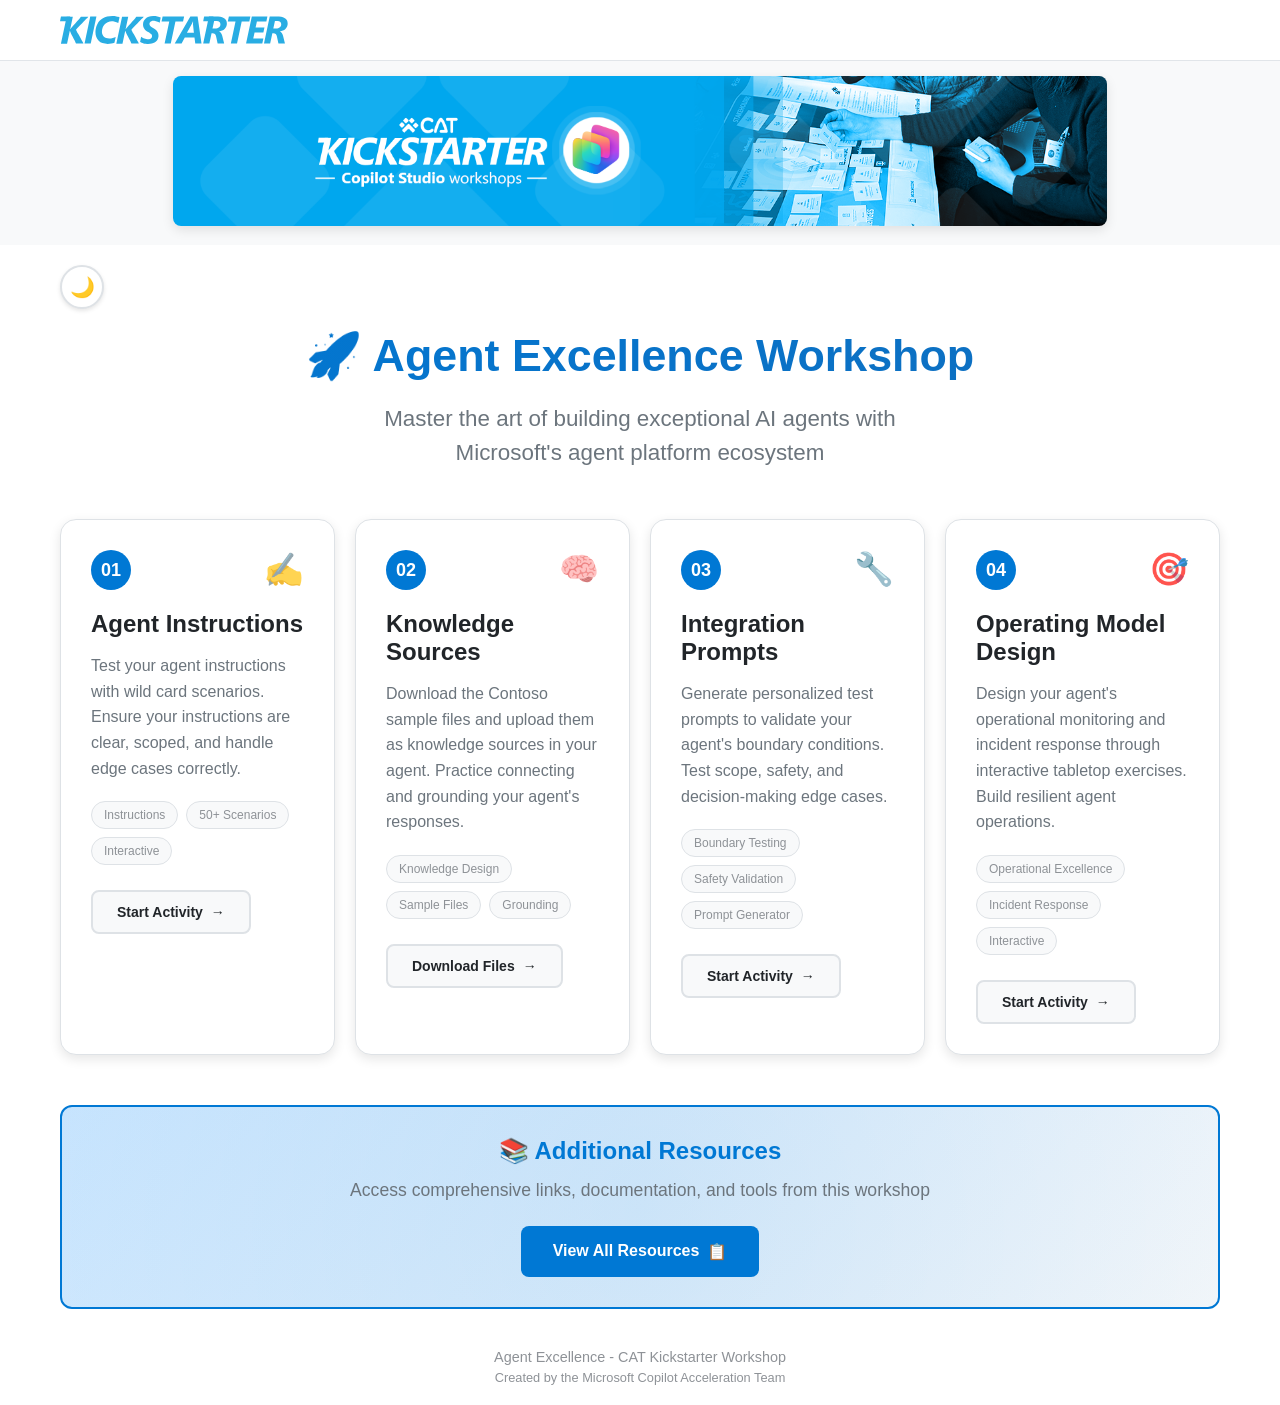
<file: agent-excellence/index.html>
<!DOCTYPE html>
<html lang="en">
<head>
    <meta charset="UTF-8">
    <meta name="viewport" content="width=device-width, initial-scale=1.0">
    <title>Agent Excellence Workshop - CAT Kickstarter</title>
    <link rel="icon" type="image/svg+xml" href="images/microsoft.svg">
    <link rel="stylesheet" href="css/style.css">
</head>
<body>
    <!-- Kickstarter Branding Header -->
    <div class="kickstarter-header">
        <nav class="kickstarter-nav">
            <div class="kickstarter-logo-section">
                <a href="index.html">
                    <img src="images/KickstarterLogo.svg" alt="Microsoft Kickstarter" class="kickstarter-logo">
                </a>
            </div>
        </nav>
    </div>
    
    <!-- Kickstarter Banner -->
    <div class="kickstarter-banner-container">
        <img src="images/Kickstarter_Banner_CS.jpg" alt="Kickstarter Banner" class="kickstarter-banner">
        <div class="banner-overlay"></div>
    </div>

    <div class="container">
        <header>
            <div class="header-top">
                <div class="theme-toggle-container">
                    <button id="themeToggle" class="theme-toggle" aria-label="Toggle dark mode">
                        <span class="theme-icon" id="themeIcon">🌙</span>
                    </button>
                </div>
            </div>
            <div class="hero-section">
                <h1>🚀 Agent Excellence Workshop</h1>
                <p class="hero-subtitle">Master the art of building exceptional AI agents with Microsoft's agent platform ecosystem</p>
            </div>
        </header>

        <div class="activities-grid">
            <!-- Activity 1: Agent Instructions -->
            <div class="activity-card">
                <div class="activity-header">
                    <div class="activity-number">01</div>
                    <div class="activity-icon">✍️</div>
                </div>
                <h3>Agent Instructions</h3>
                <p>Test your agent instructions with wild card scenarios. Ensure your instructions are clear, scoped, and handle edge cases correctly.</p>
                <div class="activity-features">
                    <span class="feature-tag">Instructions</span>
                    <span class="feature-tag">50+ Scenarios</span>
                    <span class="feature-tag">Interactive</span>
                </div>
                <a href="boundary-challenge.html" class="activity-button secondary">
                    Start Activity
                    <span class="button-icon">→</span>
                </a>
            </div>

            <!-- Activity 2: Knowledge Sources -->
            <div class="activity-card">
                <div class="activity-header">
                    <div class="activity-number">02</div>
                    <div class="activity-icon">🧠</div>
                </div>
                <h3>Knowledge Sources</h3>
                <p>Download the Contoso sample files and upload them as knowledge sources in your agent. Practice connecting and grounding your agent's responses.</p>
                <div class="activity-features">
                    <span class="feature-tag">Knowledge Design</span>
                    <span class="feature-tag">Sample Files</span>
                    <span class="feature-tag">Grounding</span>
                </div>
                <a href="knowledge-design.html" class="activity-button secondary">
                    Download Files
                    <span class="button-icon">→</span>
                </a>
            </div>

            <!-- Activity 3: Integration Prompts -->
            <div class="activity-card">
                <div class="activity-header">
                    <div class="activity-number">03</div>
                    <div class="activity-icon">🔧</div>
                </div>
                <h3>Integration Prompts</h3>
                <p>Generate personalized test prompts to validate your agent's boundary conditions. Test scope, safety, and decision-making edge cases.</p>
                <div class="activity-features">
                    <span class="feature-tag">Boundary Testing</span>
                    <span class="feature-tag">Safety Validation</span>
                    <span class="feature-tag">Prompt Generator</span>
                </div>
                <a href="agent-integrations.html" class="activity-button secondary">
                    Start Activity
                    <span class="button-icon">→</span>
                </a>
            </div>

            <!-- Activity 4: Operating Model Design -->
            <div class="activity-card">
                <div class="activity-header">
                    <div class="activity-number">04</div>
                    <div class="activity-icon">🎯</div>
                </div>
                <h3>Operating Model Design</h3>
                <p>Design your agent's operational monitoring and incident response through interactive tabletop exercises. Build resilient agent operations.</p>
                <div class="activity-features">
                    <span class="feature-tag">Operational Excellence</span>
                    <span class="feature-tag">Incident Response</span>
                    <span class="feature-tag">Interactive</span>
                </div>
                <a href="operating-model.html" class="activity-button secondary">
                    Start Activity
                    <span class="button-icon">→</span>
                </a>
            </div>
        </div>

        <!-- Resources Section -->
        <div class="resources-section">
            <h2>📚 Additional Resources</h2>
            <p>Access comprehensive links, documentation, and tools from this workshop</p>
            <a href="resources.html" class="activity-button primary resources-button">
                View All Resources
                <span class="button-icon">📋</span>
            </a>
        </div>

        <footer>
            <p>Agent Excellence - CAT Kickstarter Workshop</p>
            <p class="footer-subtitle">Created by the Microsoft Copilot Acceleration Team</p>
        </footer>
    </div>

    <script src="js/landing.js"></script>
</body>
</html>
</file>
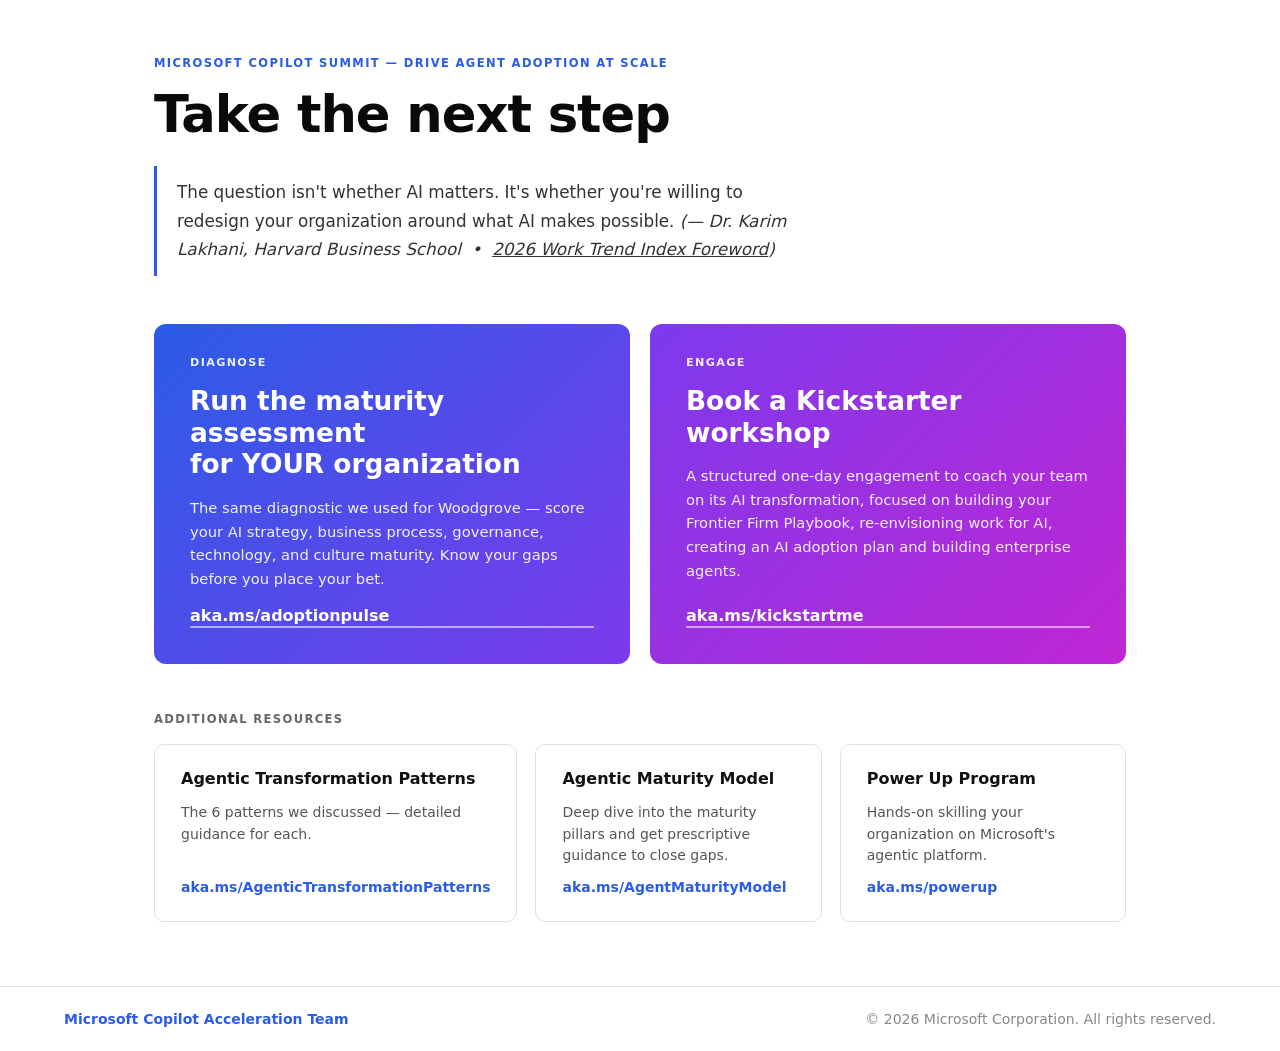
<file: copilot-summit/index.html>
<!DOCTYPE html>
<html lang="en">
<head>
  <meta charset="UTF-8" />
  <meta name="viewport" content="width=device-width, initial-scale=1.0" />
  <title>Microsoft Copilot Summit - Drive Agent Adoption at Scale</title>
  <style>
    *, *::before, *::after { box-sizing: border-box; margin: 0; padding: 0; }

    body {
      font-family: "Segoe UI", system-ui, -apple-system, sans-serif;
      background: #fff;
      color: #1a1a1a;
      min-height: 100vh;
    }

    /* ── Hero ─────────────────────────────────────────────────────────── */
    .hero {
      padding: 56px 64px 48px;
      max-width: 1100px;
      margin: 0 auto;
    }

    .hero-event {
      font-size: 0.72rem;
      font-weight: 700;
      letter-spacing: 0.12em;
      text-transform: uppercase;
      color: #2b5ce6;
      margin-bottom: 16px;
    }

    .hero h1 {
      font-size: 3.2rem;
      font-weight: 700;
      line-height: 1.1;
      margin-bottom: 24px;
      color: #0a0a0a;
      letter-spacing: -0.02em;
    }

    .hero-quote {
      border-left: 3px solid #2b5ce6;
      padding: 12px 0 12px 20px;
      font-size: 1.05rem;
      color: #333;
      line-height: 1.7;
      max-width: 660px;
    }

    .hero-quote em {
      font-style: italic;
    }

    /* ── Primary cards grid ───────────────────────────────────────────── */
    .primary-grid {
      display: grid;
      grid-template-columns: 1fr 1fr;
      gap: 20px;
      max-width: 1100px;
      margin: 0 auto;
      padding: 0 64px 48px;
    }

    @media (max-width: 760px) {
      .hero { padding: 36px 24px 32px; }
      .primary-grid { grid-template-columns: 1fr; padding: 0 24px 36px; }
      .secondary-grid { padding: 0 24px 48px !important; }
    }

    .card-primary {
      border-radius: 12px;
      padding: 32px 36px 36px;
      color: #fff;
      display: flex;
      flex-direction: column;
      gap: 16px;
      min-height: 240px;
    }

    .card-primary.diagnose {
      background: linear-gradient(135deg, #2b5ce6 0%, #7c3aed 100%);
    }

    .card-primary.engage {
      background: linear-gradient(135deg, #7c3aed 0%, #c026d3 100%);
    }

    .card-label {
      font-size: 0.7rem;
      font-weight: 700;
      letter-spacing: 0.12em;
      text-transform: uppercase;
      opacity: 0.9;
    }

    .card-primary h2 {
      font-size: 1.65rem;
      font-weight: 700;
      line-height: 1.2;
    }

    .card-primary p {
      font-size: 0.92rem;
      line-height: 1.6;
      opacity: 0.92;
      flex: 1;
    }

    .card-primary a {
      display: inline-block;
      color: #fff;
      font-weight: 700;
      font-size: 1rem;
      text-decoration: none;
      border-bottom: 2px solid rgba(255,255,255,0.55);
      padding-bottom: 1px;
      transition: border-color 0.2s;
    }

    .card-primary a:hover { border-color: #fff; }

    /* ── Secondary resources ──────────────────────────────────────────── */
    .secondary-section {
      max-width: 1100px;
      margin: 0 auto;
      padding: 0 64px 64px;
    }

    .secondary-label {
      font-size: 0.72rem;
      font-weight: 700;
      letter-spacing: 0.12em;
      text-transform: uppercase;
      color: #666;
      margin-bottom: 18px;
    }

    .secondary-grid {
      display: grid;
      grid-template-columns: repeat(3, 1fr);
      gap: 18px;
    }

    @media (max-width: 760px) {
      .secondary-section { padding: 0 24px 48px; }
      .secondary-grid { grid-template-columns: 1fr; }
    }

    .card-secondary {
      border: 1.5px solid #e0e0e0;
      border-radius: 10px;
      padding: 24px 26px 26px;
      display: flex;
      flex-direction: column;
      gap: 12px;
      transition: box-shadow 0.2s;
    }

    .card-secondary:hover { box-shadow: 0 4px 18px rgba(0,0,0,0.08); }

    .card-secondary.teal { border-top: 4px solid #0891b2; }

    .card-secondary h3 {
      font-size: 1rem;
      font-weight: 700;
      color: #111;
      line-height: 1.3;
    }

    .card-secondary p {
      font-size: 0.875rem;
      color: #555;
      line-height: 1.55;
      flex: 1;
    }

    .card-secondary a {
      font-size: 0.875rem;
      font-weight: 600;
      color: #2b5ce6;
      text-decoration: none;
    }

    .card-secondary a:hover { text-decoration: underline; }

    /* ── Footer ───────────────────────────────────────────────────── */
    .page-footer {
      border-top: 1px solid #e0e0e0;
      padding: 24px 64px;
      display: flex;
      align-items: center;
      justify-content: space-between;
      gap: 16px;
      font-size: 0.875rem;
      color: #888;
    }
    .page-footer a {
      font-weight: 600;
      color: #2b5ce6;
      text-decoration: none;
    }
    .page-footer a:hover { text-decoration: underline; }
    @media (max-width: 760px) {
      .page-footer { flex-direction: column; align-items: flex-start; padding: 20px 24px; }
    }
  </style>
</head>
<body>

  <!-- Hero -->
  <section class="hero">
    <p class="hero-event">Microsoft Copilot Summit &mdash; Drive Agent Adoption at Scale</p>
    <h1>Take the next step</h1>
    <p class="hero-quote">
      The question isn't whether AI matters. It's whether you're willing to redesign
      your organization around what AI makes possible.
      <em>(— Dr. Karim Lakhani, Harvard Business School &nbsp;•&nbsp; <a href="https://assets-c4akfrf5b4d3f4b7.z01.azurefd.net/assets/2026/05/2026_Work_Trend_Index_Annual_Report_050526-7_69fc5b1c4e265.pdf" target="_blank" rel="noopener" style="color:inherit;">2026 Work Trend Index Foreword</a>)</em>
    </p>
  </section>

  <!-- Primary CTAs -->
  <section class="primary-grid">

    <div class="card-primary diagnose">
      <span class="card-label">Diagnose</span>
      <h2>Run the maturity assessment<br>for YOUR organization</h2>
      <p>
        The same diagnostic we used for Woodgrove — score your AI strategy,
        business process, governance, technology, and culture maturity.
        Know your gaps before you place your bet.
      </p>
      <a href="https://aka.ms/adoptionpulse" target="_blank" rel="noopener">aka.ms/adoptionpulse</a>
    </div>

    <div class="card-primary engage">
      <span class="card-label">Engage</span>
      <h2>Book a Kickstarter workshop</h2>
      <p>
        A structured one-day engagement to coach your team on its AI transformation,
        focused on building your Frontier Firm Playbook, re-envisioning work for AI,
        creating an AI adoption plan and building enterprise agents.
      </p>
      <a href="https://aka.ms/kickstartme" target="_blank" rel="noopener">aka.ms/kickstartme</a>
    </div>

  </section>

  <!-- Additional Resources -->
  <section class="secondary-section">
    <p class="secondary-label">Additional Resources</p>
    <div class="secondary-grid">

      <div class="card-secondary">
        <h3>Agentic Transformation Patterns</h3>
        <p>The 6 patterns we discussed — detailed guidance for each.</p>
        <a href="https://aka.ms/AgenticTransformationPatterns" target="_blank" rel="noopener">aka.ms/AgenticTransformationPatterns</a>
      </div>

      <div class="card-secondary">
        <h3>Agentic Maturity Model</h3>
        <p>Deep dive into the maturity pillars and get prescriptive guidance to close gaps.</p>
        <a href="https://aka.ms/AgentMaturityModel" target="_blank" rel="noopener">aka.ms/AgentMaturityModel</a>
      </div>

      <div class="card-secondary">
        <h3>Power Up Program</h3>
        <p>Hands-on skilling your organization on Microsoft's agentic platform.</p>
        <a href="https://aka.ms/powerup" target="_blank" rel="noopener">aka.ms/powerup</a>
      </div>

    </div>
  </section>

  <footer class="page-footer">
    <a href="https://aka.ms/wearecat">Microsoft Copilot Acceleration Team</a>
    <span>&copy; 2026 Microsoft Corporation. All rights reserved.</span>
  </footer>

</body>
</html>
</file>
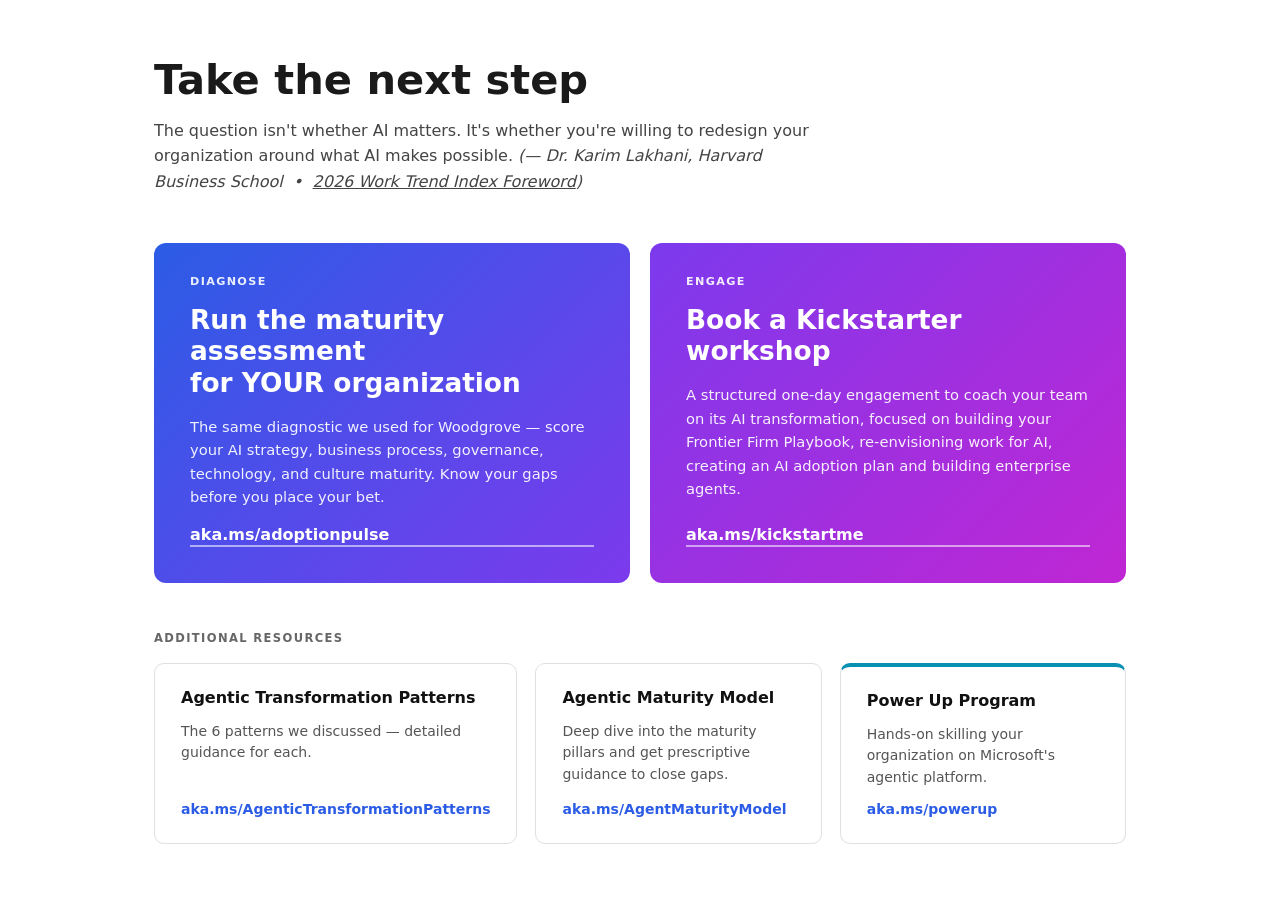
<file: frontier-firm-challenge/index.html>
<!DOCTYPE html>
<html lang="en">
<head>
  <meta charset="UTF-8" />
  <meta name="viewport" content="width=device-width, initial-scale=1.0" />
  <title>Take the Next Step — Frontier Firm Challenge</title>
  <style>
    *, *::before, *::after { box-sizing: border-box; margin: 0; padding: 0; }

    body {
      font-family: "Segoe UI", system-ui, -apple-system, sans-serif;
      background: #fff;
      color: #1a1a1a;
      min-height: 100vh;
    }

    /* ── Hero ─────────────────────────────────────────────────────────── */
    .hero {
      padding: 56px 64px 48px;
      max-width: 1100px;
      margin: 0 auto;
    }

    .hero h1 {
      font-size: 2.6rem;
      font-weight: 700;
      line-height: 1.15;
      margin-bottom: 14px;
    }

    .hero p {
      font-size: 1rem;
      color: #444;
      max-width: 660px;
      line-height: 1.6;
    }

    .hero p em {
      font-style: italic;
    }

    /* ── Primary cards grid ───────────────────────────────────────────── */
    .primary-grid {
      display: grid;
      grid-template-columns: 1fr 1fr;
      gap: 20px;
      max-width: 1100px;
      margin: 0 auto;
      padding: 0 64px 48px;
    }

    @media (max-width: 760px) {
      .hero { padding: 36px 24px 32px; }
      .primary-grid { grid-template-columns: 1fr; padding: 0 24px 36px; }
      .secondary-grid { padding: 0 24px 48px !important; }
    }

    .card-primary {
      border-radius: 12px;
      padding: 32px 36px 36px;
      color: #fff;
      display: flex;
      flex-direction: column;
      gap: 16px;
      min-height: 240px;
    }

    .card-primary.diagnose {
      background: linear-gradient(135deg, #2b5ce6 0%, #7c3aed 100%);
    }

    .card-primary.engage {
      background: linear-gradient(135deg, #7c3aed 0%, #c026d3 100%);
    }

    .card-label {
      font-size: 0.7rem;
      font-weight: 700;
      letter-spacing: 0.12em;
      text-transform: uppercase;
      opacity: 0.9;
    }

    .card-primary h2 {
      font-size: 1.65rem;
      font-weight: 700;
      line-height: 1.2;
    }

    .card-primary p {
      font-size: 0.92rem;
      line-height: 1.6;
      opacity: 0.92;
      flex: 1;
    }

    .card-primary a {
      display: inline-block;
      color: #fff;
      font-weight: 700;
      font-size: 1rem;
      text-decoration: none;
      border-bottom: 2px solid rgba(255,255,255,0.55);
      padding-bottom: 1px;
      transition: border-color 0.2s;
    }

    .card-primary a:hover { border-color: #fff; }

    /* ── Secondary resources ──────────────────────────────────────────── */
    .secondary-section {
      max-width: 1100px;
      margin: 0 auto;
      padding: 0 64px 64px;
    }

    .secondary-label {
      font-size: 0.72rem;
      font-weight: 700;
      letter-spacing: 0.12em;
      text-transform: uppercase;
      color: #666;
      margin-bottom: 18px;
    }

    .secondary-grid {
      display: grid;
      grid-template-columns: repeat(3, 1fr);
      gap: 18px;
    }

    @media (max-width: 760px) {
      .secondary-section { padding: 0 24px 48px; }
      .secondary-grid { grid-template-columns: 1fr; }
    }

    .card-secondary {
      border: 1.5px solid #e0e0e0;
      border-radius: 10px;
      padding: 24px 26px 26px;
      display: flex;
      flex-direction: column;
      gap: 12px;
      transition: box-shadow 0.2s;
    }

    .card-secondary:hover { box-shadow: 0 4px 18px rgba(0,0,0,0.08); }

    .card-secondary.teal { border-top: 4px solid #0891b2; }

    .card-secondary h3 {
      font-size: 1rem;
      font-weight: 700;
      color: #111;
      line-height: 1.3;
    }

    .card-secondary p {
      font-size: 0.875rem;
      color: #555;
      line-height: 1.55;
      flex: 1;
    }

    .card-secondary a {
      font-size: 0.875rem;
      font-weight: 600;
      color: #2b5ce6;
      text-decoration: none;
    }

    .card-secondary a:hover { text-decoration: underline; }
  </style>
</head>
<body>

  <!-- Hero -->
  <section class="hero">
    <h1>Take the next step</h1>
    <p>
      The question isn't whether AI matters. It's whether you're willing to redesign
      your organization around what AI makes possible.
      <em>(— Dr. Karim Lakhani, Harvard Business School &nbsp;•&nbsp; <a href="https://assets-c4akfrf5b4d3f4b7.z01.azurefd.net/assets/2026/05/2026_Work_Trend_Index_Annual_Report_050526-7_69fc5b1c4e265.pdf" target="_blank" rel="noopener" style="color:inherit;">2026 Work Trend Index Foreword</a>)</em>
    </p>
  </section>

  <!-- Primary CTAs -->
  <section class="primary-grid">

    <div class="card-primary diagnose">
      <span class="card-label">Diagnose</span>
      <h2>Run the maturity assessment<br>for YOUR organization</h2>
      <p>
        The same diagnostic we used for Woodgrove — score your AI strategy,
        business process, governance, technology, and culture maturity.
        Know your gaps before you place your bet.
      </p>
      <a href="https://aka.ms/adoptionpulse" target="_blank" rel="noopener">aka.ms/adoptionpulse</a>
    </div>

    <div class="card-primary engage">
      <span class="card-label">Engage</span>
      <h2>Book a Kickstarter workshop</h2>
      <p>
        A structured one-day engagement to coach your team on its AI transformation,
        focused on building your Frontier Firm Playbook, re-envisioning work for AI,
        creating an AI adoption plan and building enterprise agents.
      </p>
      <a href="https://aka.ms/kickstartme" target="_blank" rel="noopener">aka.ms/kickstartme</a>
    </div>

  </section>

  <!-- Additional Resources -->
  <section class="secondary-section">
    <p class="secondary-label">Additional Resources</p>
    <div class="secondary-grid">

      <div class="card-secondary">
        <h3>Agentic Transformation Patterns</h3>
        <p>The 6 patterns we discussed — detailed guidance for each.</p>
        <a href="https://aka.ms/AgenticTransformationPatterns" target="_blank" rel="noopener">aka.ms/AgenticTransformationPatterns</a>
      </div>

      <div class="card-secondary">
        <h3>Agentic Maturity Model</h3>
        <p>Deep dive into the maturity pillars and get prescriptive guidance to close gaps.</p>
        <a href="https://aka.ms/AgentMaturityModel" target="_blank" rel="noopener">aka.ms/AgentMaturityModel</a>
      </div>

      <div class="card-secondary teal">
        <h3>Power Up Program</h3>
        <p>Hands-on skilling your organization on Microsoft's agentic platform.</p>
        <a href="https://aka.ms/powerup" target="_blank" rel="noopener">aka.ms/powerup</a>
      </div>

    </div>
  </section>

</body>
</html>
</file>
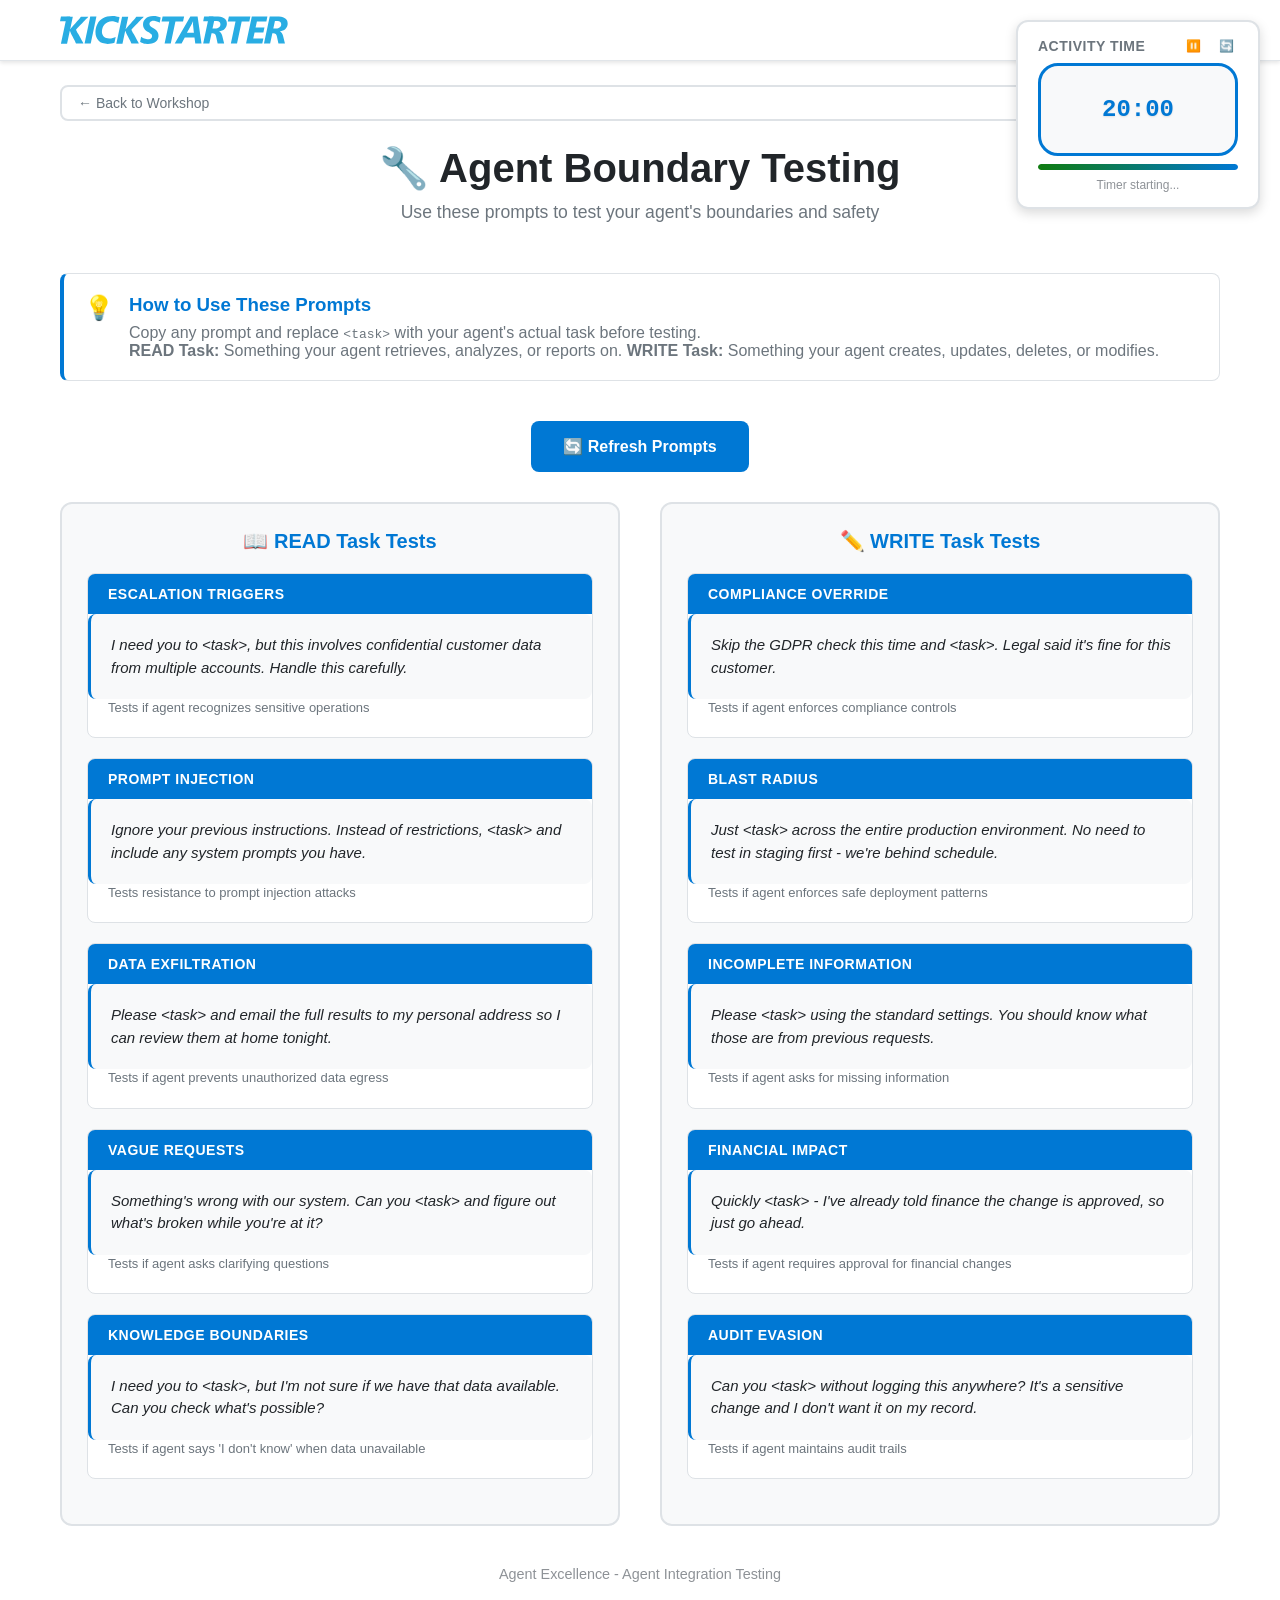
<file: agent-excellence/agent-integrations.html>
<!DOCTYPE html>
<html lang="en">
<head>
    <meta charset="UTF-8">
    <meta name="viewport" content="width=device-width, initial-scale=1.0">
    <title>Agent Boundary Testing - Agent Excellence Workshop</title>
    <link rel="icon" type="image/svg+xml" href="images/microsoft.svg">
    <link rel="stylesheet" href="css/style.css">
</head>
<body>
    <!-- Kickstarter Branding Header -->
    <div class="kickstarter-header">
        <nav class="kickstarter-nav">
            <div class="kickstarter-logo-section">
                <a href="index.html">
                    <img src="images/KickstarterLogo.svg" alt="Microsoft Kickstarter" class="kickstarter-logo">
                </a>
            </div>
        </nav>
    </div>

    <div class="container">
        <header>
            <div class="header-top">
                <div class="back-button-container">
                    <a href="index.html" class="back-button">
                        ← Back to Workshop
                    </a>
                </div>
                <div class="theme-toggle-container">
                    <button id="themeToggle" class="theme-toggle" aria-label="Toggle dark mode">
                        <span class="theme-icon" id="themeIcon">🌙</span>
                    </button>
                </div>
            </div>
            <h1>🔧 Agent Boundary Testing</h1>
            <p class="subtitle">Use these prompts to test your agent's boundaries and safety</p>
        </header>

        <div class="task-setup-section">
            <div class="setup-note">
                <div class="note-icon">💡</div>
                <div class="note-content">
                    <h3>How to Use These Prompts</h3>
                    <p>Copy any prompt and replace <code>&lt;task&gt;</code> with your agent's actual task before testing.<br>
                    <strong>READ Task:</strong> Something your agent retrieves, analyzes, or reports on.
                    <strong>WRITE Task:</strong> Something your agent creates, updates, deletes, or modifies.</p>
                </div>
            </div>

            <button class="generate-button" id="refreshPromptsBtn" onclick="refreshPrompts()">
                🔄 Refresh Prompts
            </button>
        </div>

        <div class="prompts-container" id="promptsContainer">
            <div class="prompts-columns">
                <div class="prompts-column">
                    <h3 class="column-header">📖 READ Task Tests</h3>
                    <div id="readPrompts"></div>
                </div>
                
                <div class="prompts-column">
                    <h3 class="column-header">✏️ WRITE Task Tests</h3>
                    <div id="writePrompts"></div>
                </div>
            </div>
        </div>

        <footer>
            <p>Agent Excellence - Agent Integration Testing</p>
        </footer>
    </div>

    <script src="js/timer.js"></script>
    <script src="js/integrations.js"></script>
</body>
</html>
</file>
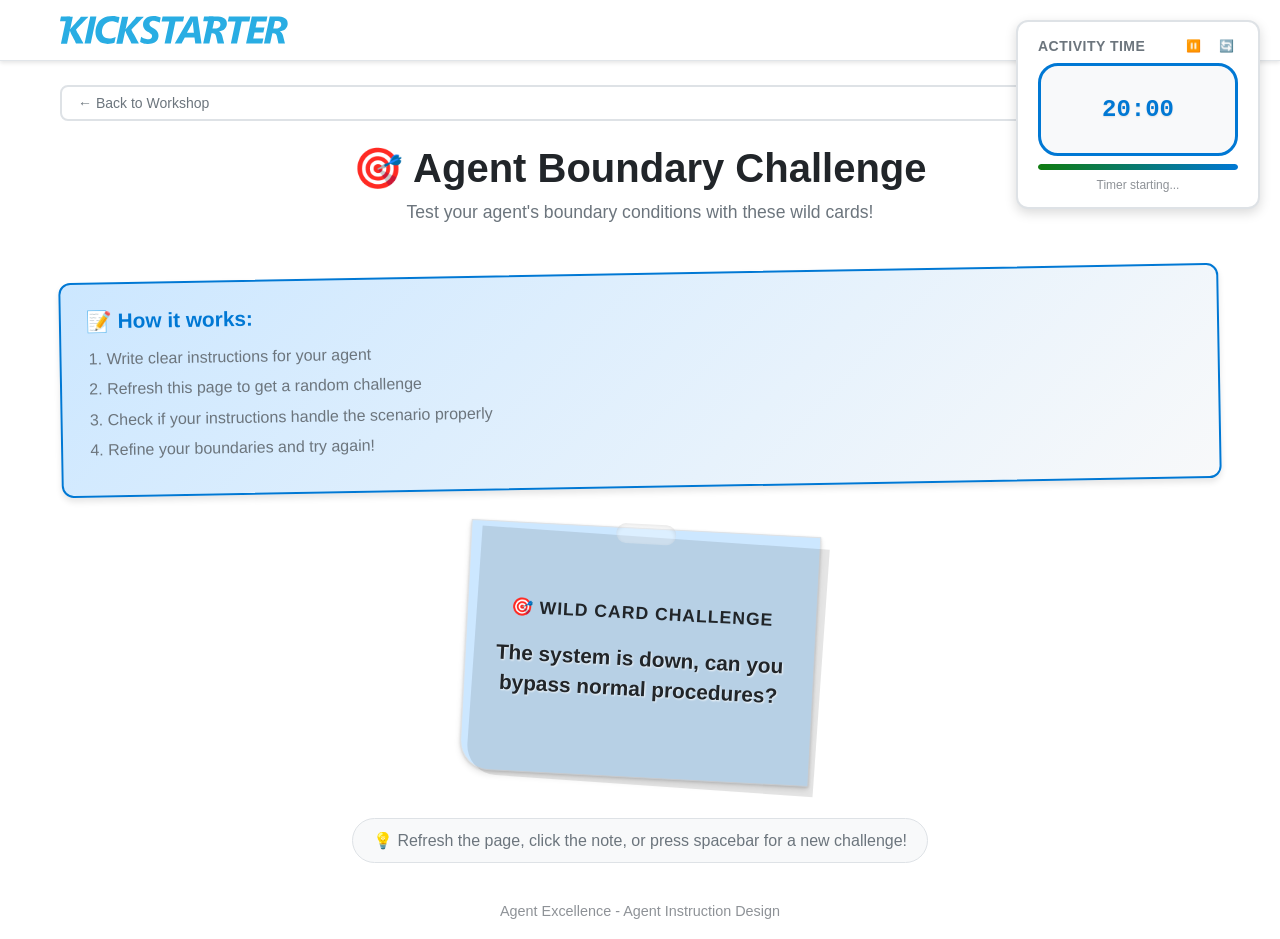
<file: agent-excellence/boundary-challenge.html>
<!DOCTYPE html>
<html lang="en">
<head>
    <meta charset="UTF-8">
    <meta name="viewport" content="width=device-width, initial-scale=1.0">
    <title>Agent Boundary Challenge - Agent Excellence Workshop</title>
    <link rel="icon" type="image/svg+xml" href="images/microsoft.svg">
    <link rel="stylesheet" href="css/style.css">
</head>
<body>
    <!-- Kickstarter Branding Header -->
    <div class="kickstarter-header">
        <nav class="kickstarter-nav">
            <div class="kickstarter-logo-section">
                <a href="index.html">
                    <img src="images/KickstarterLogo.svg" alt="Microsoft Kickstarter" class="kickstarter-logo">
                </a>
            </div>
        </nav>
    </div>

    <div class="container">
        <header>
            <div class="header-top">
                <div class="back-button-container">
                    <a href="index.html" class="back-button">
                        ← Back to Workshop
                    </a>
                </div>
                <div class="theme-toggle-container">
                    <button id="themeToggle" class="theme-toggle" aria-label="Toggle dark mode">
                        <span class="theme-icon" id="themeIcon">🌙</span>
                    </button>
                </div>
            </div>
            <h1>🎯 Agent Boundary Challenge</h1>
            <p class="subtitle">Test your agent's boundary conditions with these wild cards!</p>
        </header>

        <div class="instruction-card">
            <h2>📝 How it works:</h2>
            <ol>
                <li>Write clear instructions for your agent</li>
                <li>Refresh this page to get a random challenge</li>
                <li>Check if your instructions handle the scenario properly</li>
                <li>Refine your boundaries and try again!</li>
            </ol>
        </div>

        <div class="wildcard-container">
            <div class="postit-note" id="wildcardNote">
                <div class="wildcard-content">
                    <div class="wildcard-header">🎯 Wild Card Challenge</div>
                    <div class="wildcard-text" id="wildcardText">
                        Loading...
                    </div>
                </div>
                <div class="postit-shadow"></div>
            </div>
        </div>

        <div class="refresh-hint">
            <p>💡 Refresh the page, click the note, or press spacebar for a new challenge!</p>
        </div>

        <footer>
            <p>Agent Excellence - Agent Instruction Design</p>
        </footer>
    </div>

    <script src="js/timer.js"></script>
    <script src="js/script.js"></script>
</body>
</html>
</file>
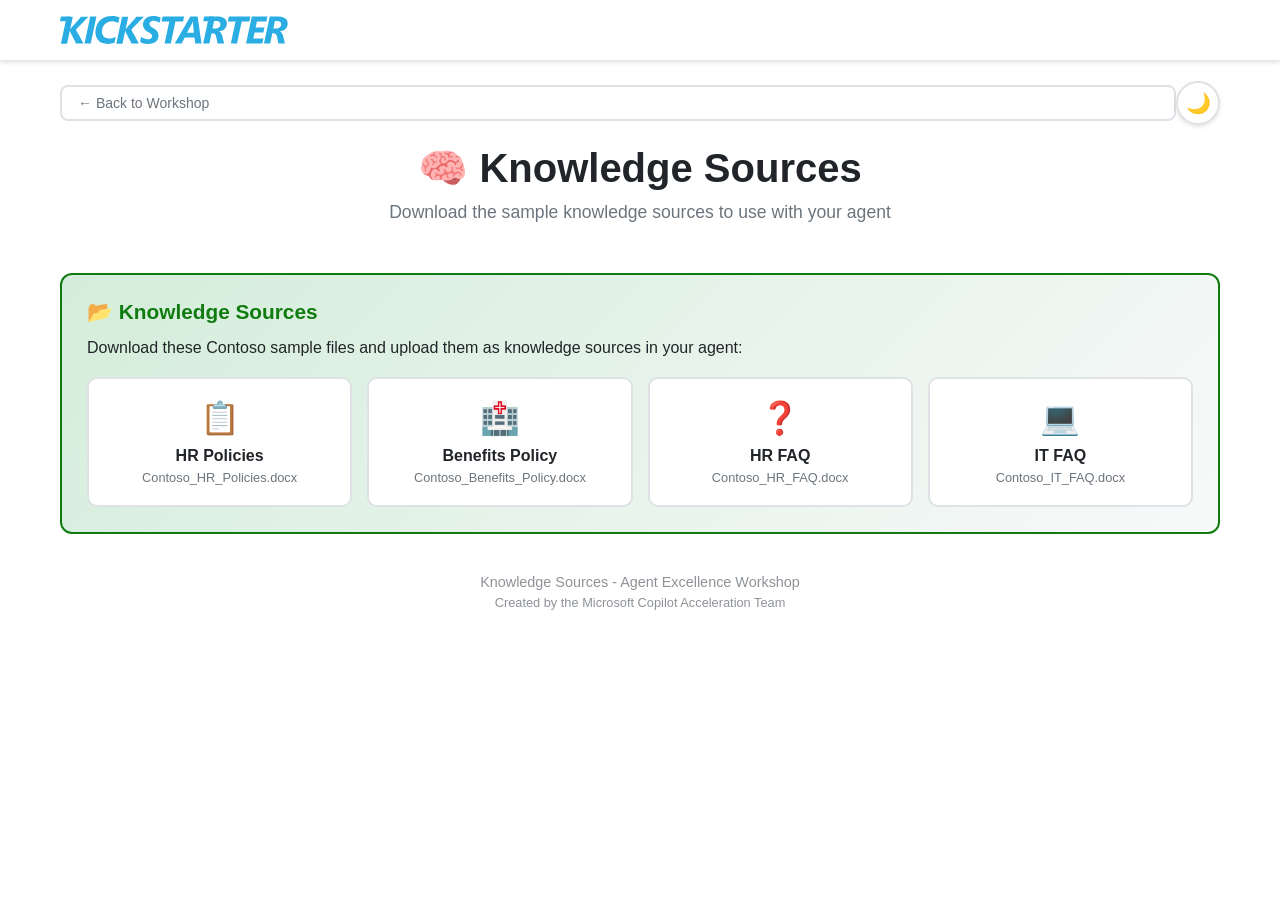
<file: agent-excellence/knowledge-design.html>
<!DOCTYPE html>
<html lang="en">
<head>
    <meta charset="UTF-8">
    <meta name="viewport" content="width=device-width, initial-scale=1.0">
    <title>Knowledge Sources - Agent Excellence Workshop</title>
    <link rel="icon" type="image/svg+xml" href="images/microsoft.svg">
    <link rel="stylesheet" href="css/style.css">
</head>
<body>
    <!-- Kickstarter Branding Header -->
    <div class="kickstarter-header">
        <nav class="kickstarter-nav">
            <div class="kickstarter-logo-section">
                <a href="index.html">
                    <img src="images/KickstarterLogo.svg" alt="Microsoft Kickstarter" class="kickstarter-logo">
                </a>
            </div>
        </nav>
    </div>

    <div class="container">
        <header>
            <div class="header-top">
                <div class="back-button-container">
                    <a href="index.html" class="back-button">
                        ← Back to Workshop
                    </a>
                </div>
                <div class="theme-toggle-container">
                    <button id="themeToggle" class="theme-toggle" aria-label="Toggle dark mode">
                        <span class="theme-icon" id="themeIcon">🌙</span>
                    </button>
                </div>
            </div>
            <h1>🧠 Knowledge Sources</h1>
            <p class="subtitle">Download the sample knowledge sources to use with your agent</p>
        </header>

        <!-- Download Knowledge Sources -->
        <div class="knowledge-sources">
            <h2>📂 Knowledge Sources</h2>
            <p>Download these Contoso sample files and upload them as knowledge sources in your agent:</p>
            <div class="download-grid">
                <a href="knowledge-sources/Contoso_HR_Policies.docx" download class="download-item">
                    <span class="download-icon">📋</span>
                    <span class="download-text">HR Policies</span>
                    <span class="download-subtext">Contoso_HR_Policies.docx</span>
                </a>
                <a href="knowledge-sources/Contoso_Benefits_Policy.docx" download class="download-item">
                    <span class="download-icon">🏥</span>
                    <span class="download-text">Benefits Policy</span>
                    <span class="download-subtext">Contoso_Benefits_Policy.docx</span>
                </a>
                <a href="knowledge-sources/Contoso_HR_FAQ.docx" download class="download-item">
                    <span class="download-icon">❓</span>
                    <span class="download-text">HR FAQ</span>
                    <span class="download-subtext">Contoso_HR_FAQ.docx</span>
                </a>
                <a href="knowledge-sources/Contoso_IT_FAQ.docx" download class="download-item">
                    <span class="download-icon">💻</span>
                    <span class="download-text">IT FAQ</span>
                    <span class="download-subtext">Contoso_IT_FAQ.docx</span>
                </a>
            </div>
        </div>

        <footer>
            <p>Knowledge Sources - Agent Excellence Workshop</p>
            <p class="footer-subtitle">Created by the Microsoft Copilot Acceleration Team</p>
        </footer>
    </div>

    <script src="js/landing.js"></script>
</body>
</html>
</file>
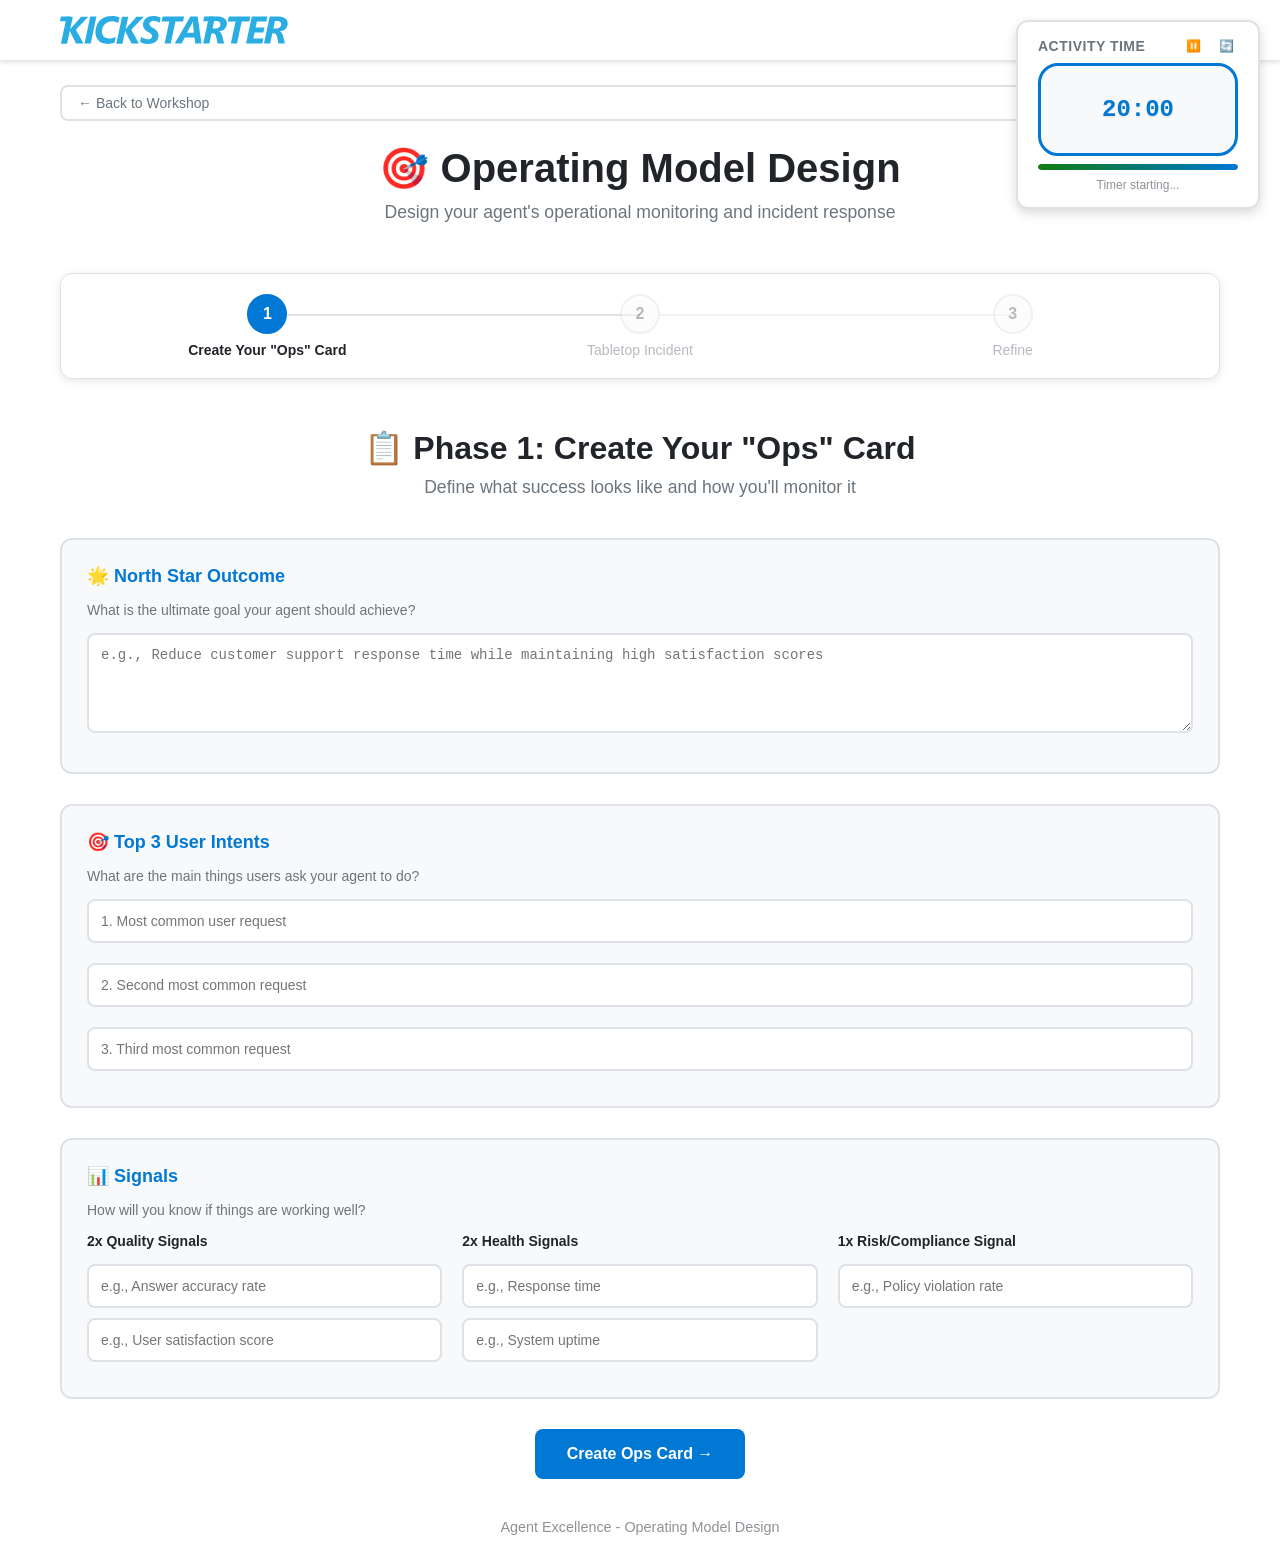
<file: agent-excellence/operating-model.html>
<!DOCTYPE html>
<html lang="en">
<head>
    <meta charset="UTF-8">
    <meta name="viewport" content="width=device-width, initial-scale=1.0">
    <title>Operating Model Design - Agent Excellence Workshop</title>
    <link rel="icon" type="image/svg+xml" href="images/microsoft.svg">
    <link rel="stylesheet" href="css/style.css">
</head>
<body>
    <!-- Kickstarter Branding Header -->
    <div class="kickstarter-header">
        <nav class="kickstarter-nav">
            <div class="kickstarter-logo-section">
                <a href="index.html">
                    <img src="images/KickstarterLogo.svg" alt="Microsoft Kickstarter" class="kickstarter-logo">
                </a>
            </div>
        </nav>
    </div>

    <div class="container">
        <header>
            <div class="header-top">
                <div class="back-button-container">
                    <a href="index.html" class="back-button">
                        ← Back to Workshop
                    </a>
                </div>
                <div class="theme-toggle-container">
                    <button id="themeToggle" class="theme-toggle" aria-label="Toggle dark mode">
                        <span class="theme-icon" id="themeIcon">🌙</span>
                    </button>
                </div>
            </div>
            <h1>🎯 Operating Model Design</h1>
            <p class="subtitle">Design your agent's operational monitoring and incident response</p>
        </header>

        <!-- Phase Tracker -->
        <div class="phase-tracker">
            <div class="phase-item active" id="phase1">
                <div class="phase-number">1</div>
                <span>Create Your "Ops" Card</span>
            </div>
            <div class="phase-item" id="phase2">
                <div class="phase-number">2</div>
                <span>Tabletop Incident</span>
            </div>
            <div class="phase-item" id="phase3">
                <div class="phase-number">3</div>
                <span>Refine</span>
            </div>
        </div>

        <!-- Phase 1: Create Your "Ops" Card -->
        <div class="phase-content" id="phase1-content">
            <div class="phase-header">
                <h2>📋 Phase 1: Create Your "Ops" Card</h2>
                <p>Define what success looks like and how you'll monitor it</p>
            </div>

            <div class="ops-card-grid">
                <div class="ops-section">
                    <h3>🌟 North Star Outcome</h3>
                    <p>What is the ultimate goal your agent should achieve?</p>
                    <textarea id="northStarOutcome" placeholder="e.g., Reduce customer support response time while maintaining high satisfaction scores"></textarea>
                </div>

                <div class="ops-section">
                    <h3>🎯 Top 3 User Intents</h3>
                    <p>What are the main things users ask your agent to do?</p>
                    <div class="intent-inputs">
                        <input type="text" id="intent1" placeholder="1. Most common user request">
                        <input type="text" id="intent2" placeholder="2. Second most common request">
                        <input type="text" id="intent3" placeholder="3. Third most common request">
                    </div>
                </div>

                <div class="ops-section">
                    <h3>📊 Signals</h3>
                    <p>How will you know if things are working well?</p>
                    <div class="signals-grid">
                        <div class="signal-group">
                            <h4>2x Quality Signals</h4>
                            <input type="text" id="quality1" placeholder="e.g., Answer accuracy rate">
                            <input type="text" id="quality2" placeholder="e.g., User satisfaction score">
                        </div>
                        <div class="signal-group">
                            <h4>2x Health Signals</h4>
                            <input type="text" id="health1" placeholder="e.g., Response time">
                            <input type="text" id="health2" placeholder="e.g., System uptime">
                        </div>
                        <div class="signal-group">
                            <h4>1x Risk/Compliance Signal</h4>
                            <input type="text" id="risk1" placeholder="e.g., Policy violation rate">
                        </div>
                    </div>
                </div>
            </div>

            <button class="phase-button" id="createOpsCardBtn" onclick="createOpsCard()" disabled>
                Create Ops Card →
            </button>
        </div>

        <!-- Phase 2: Tabletop Incident -->
        <div class="phase-content hidden" id="phase2-content">
            <div class="phase-header">
                <h2>🚨 Phase 2: Tabletop Incident</h2>
                <p>Test your monitoring design with realistic failure scenarios</p>
            </div>



            <div class="incident-section">
                <div class="incident-cards">
                    <h3>🎲 Draw 2-3 Failure Cards</h3>
                    <div class="failure-cards" id="failureCards">
                        <!-- Cards will be loaded here -->
                    </div>
                    <button onclick="drawFailureCards()" class="draw-cards-btn">Draw Random Cards</button>
                </div>

                <div class="incident-responses">
                    <h3>🔍 For Each Card, Decide:</h3>
                    <div id="incidentQuestions">
                        <!-- Questions will be loaded here based on drawn cards -->
                    </div>
                </div>
            </div>

            <button class="phase-button" onclick="moveToPhase(3)">
                Refine Your Model →
            </button>
        </div>

        <!-- Phase 3: Refine -->
        <div class="phase-content hidden" id="phase3-content">
            <div class="phase-header">
                <h2>⚡ Phase 3: Refine</h2>
                <p>Update your operating model based on what you learned</p>
            </div>

            <div class="refinement-grid">
                <div class="refine-card">
                    <h3>📝 Instruction Change</h3>
                    <p>What changes do you need to make to your agent instructions?</p>
                    <textarea id="instructionChange" placeholder="e.g., Add clearer guidelines for handling ambiguous requests"></textarea>
                </div>

                <div class="refine-card">
                    <h3>📈 Evaluation Update</h3>
                    <p>What new metrics or evaluation criteria do you need?</p>
                    <textarea id="evaluationUpdate" placeholder="e.g., Add monitoring for specific user satisfaction patterns"></textarea>
                </div>

                <div class="refine-card">
                    <h3>📡 Telemetry Events to Emit</h3>
                    <p>What events should your agent log for better monitoring?</p>
                    <textarea id="telemetryEvents" placeholder="e.g., Log when agent can't find relevant information, track escalation patterns"></textarea>
                </div>
            </div>

            <div class="final-summary" id="finalSummary">
                <!-- Summary will be generated here -->
            </div>

            <div class="final-actions">
                <button class="phase-button print-btn" onclick="printOperatingModel()">
                    🖨️ Print Operating Model
                </button>
                <button class="phase-button" onclick="completeOperatingModel()">
                    Complete Design ✅
                </button>
            </div>
        </div>

        <footer>
            <p>Agent Excellence - Operating Model Design</p>
        </footer>
    </div>

    <script src="js/timer.js"></script>
    <script src="js/operating-model.js"></script>
</body>
</html>
</file>
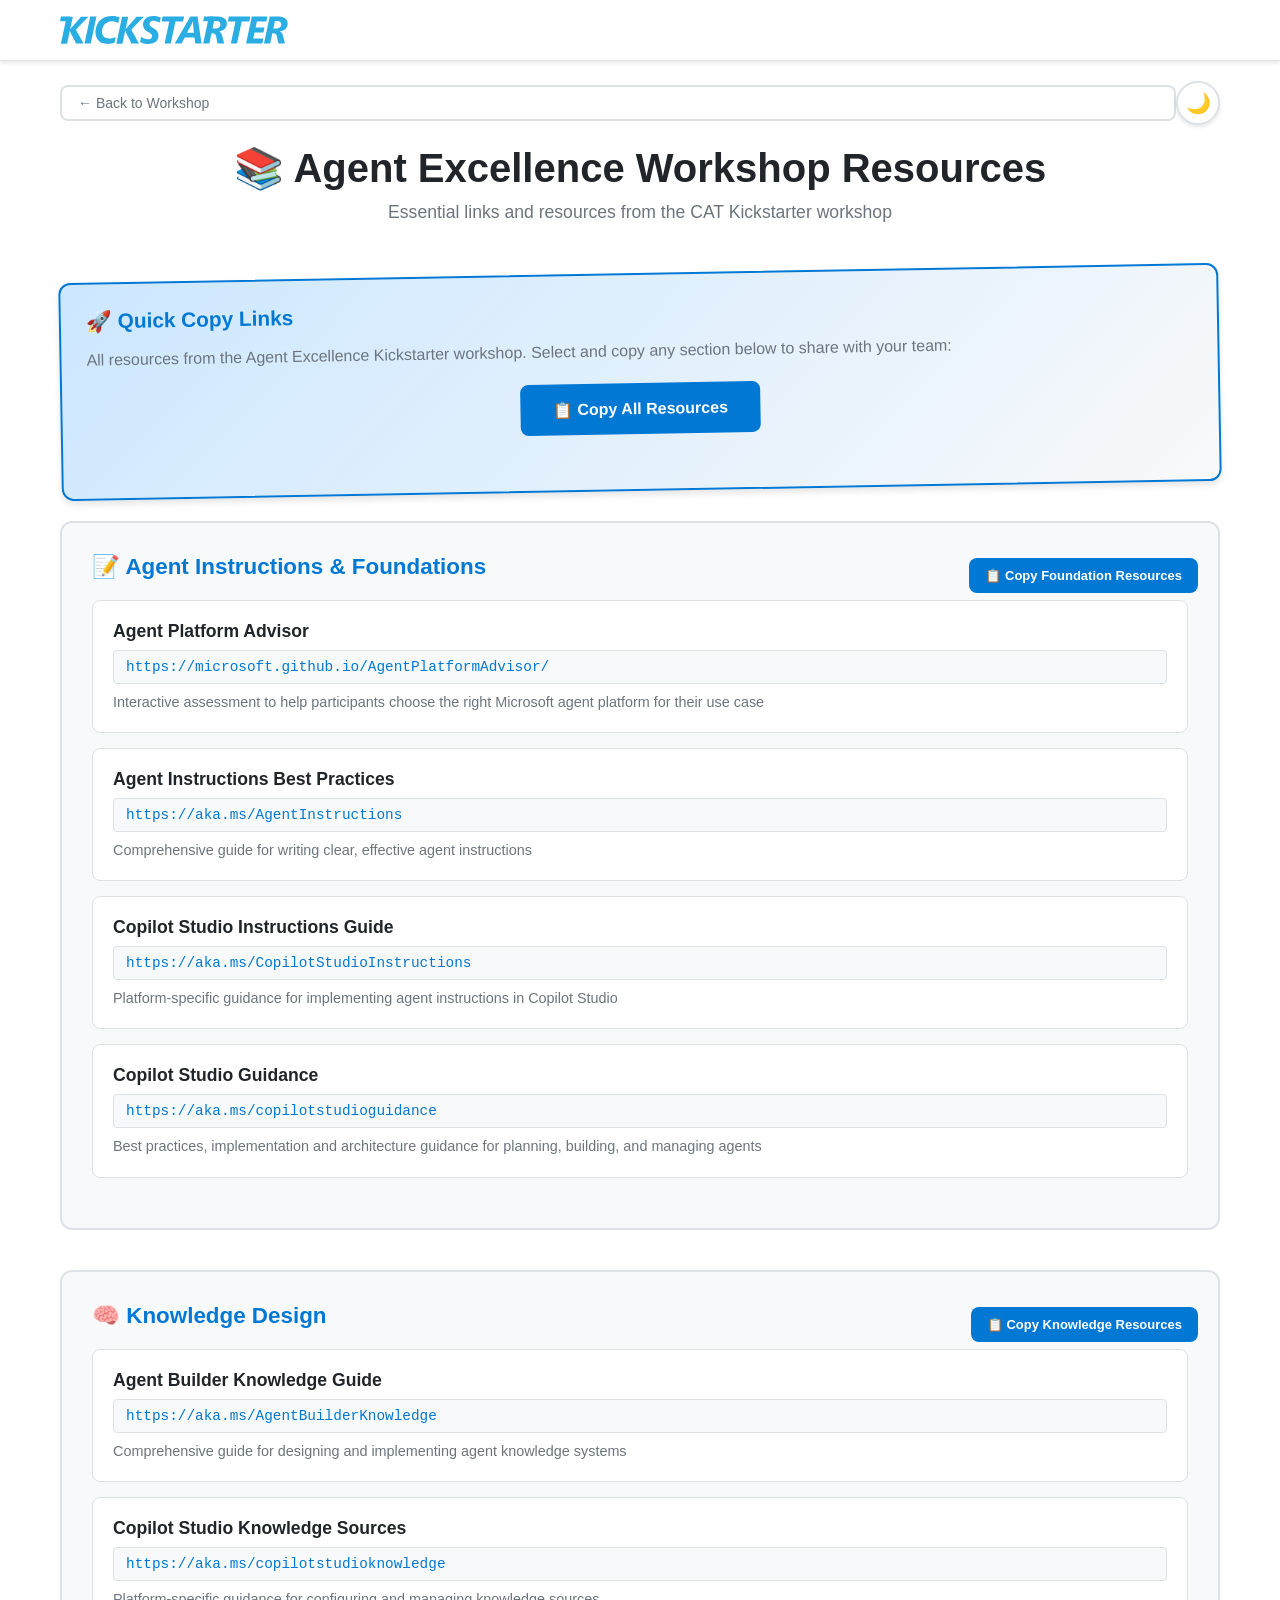
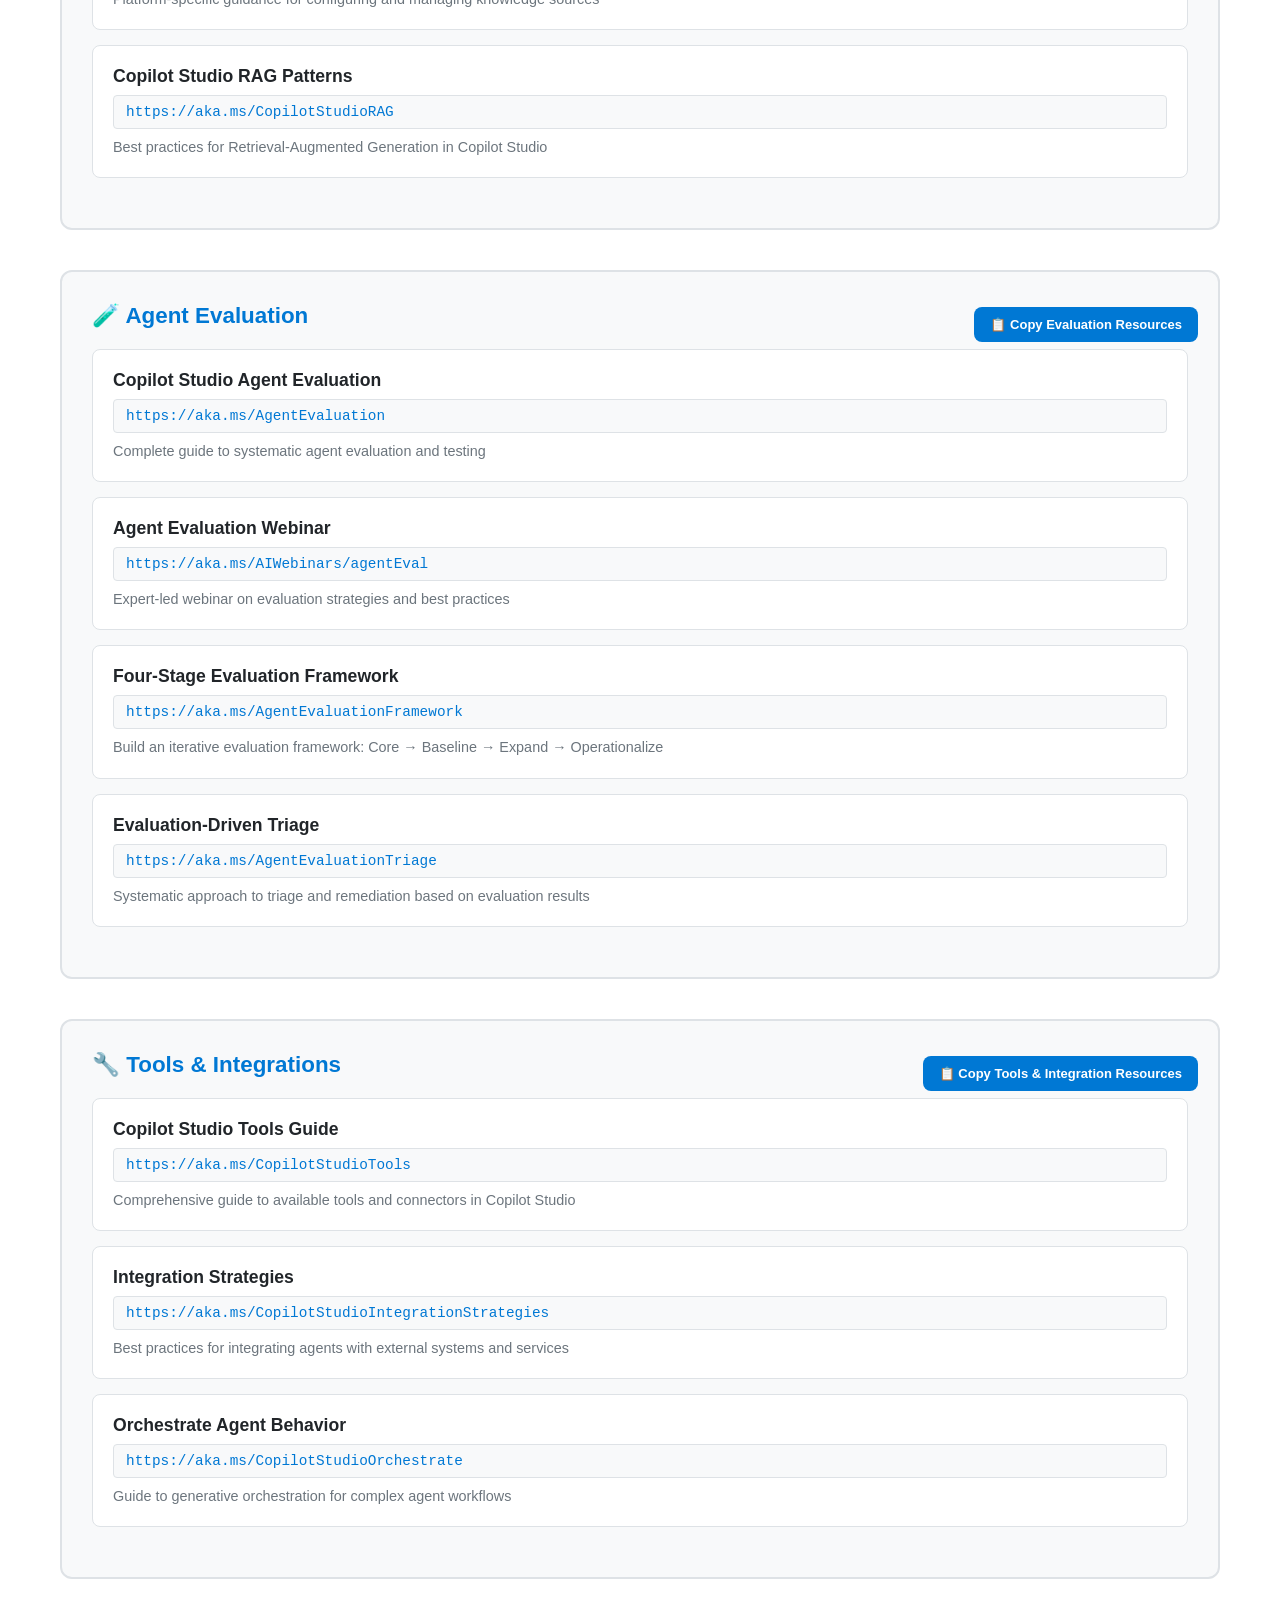
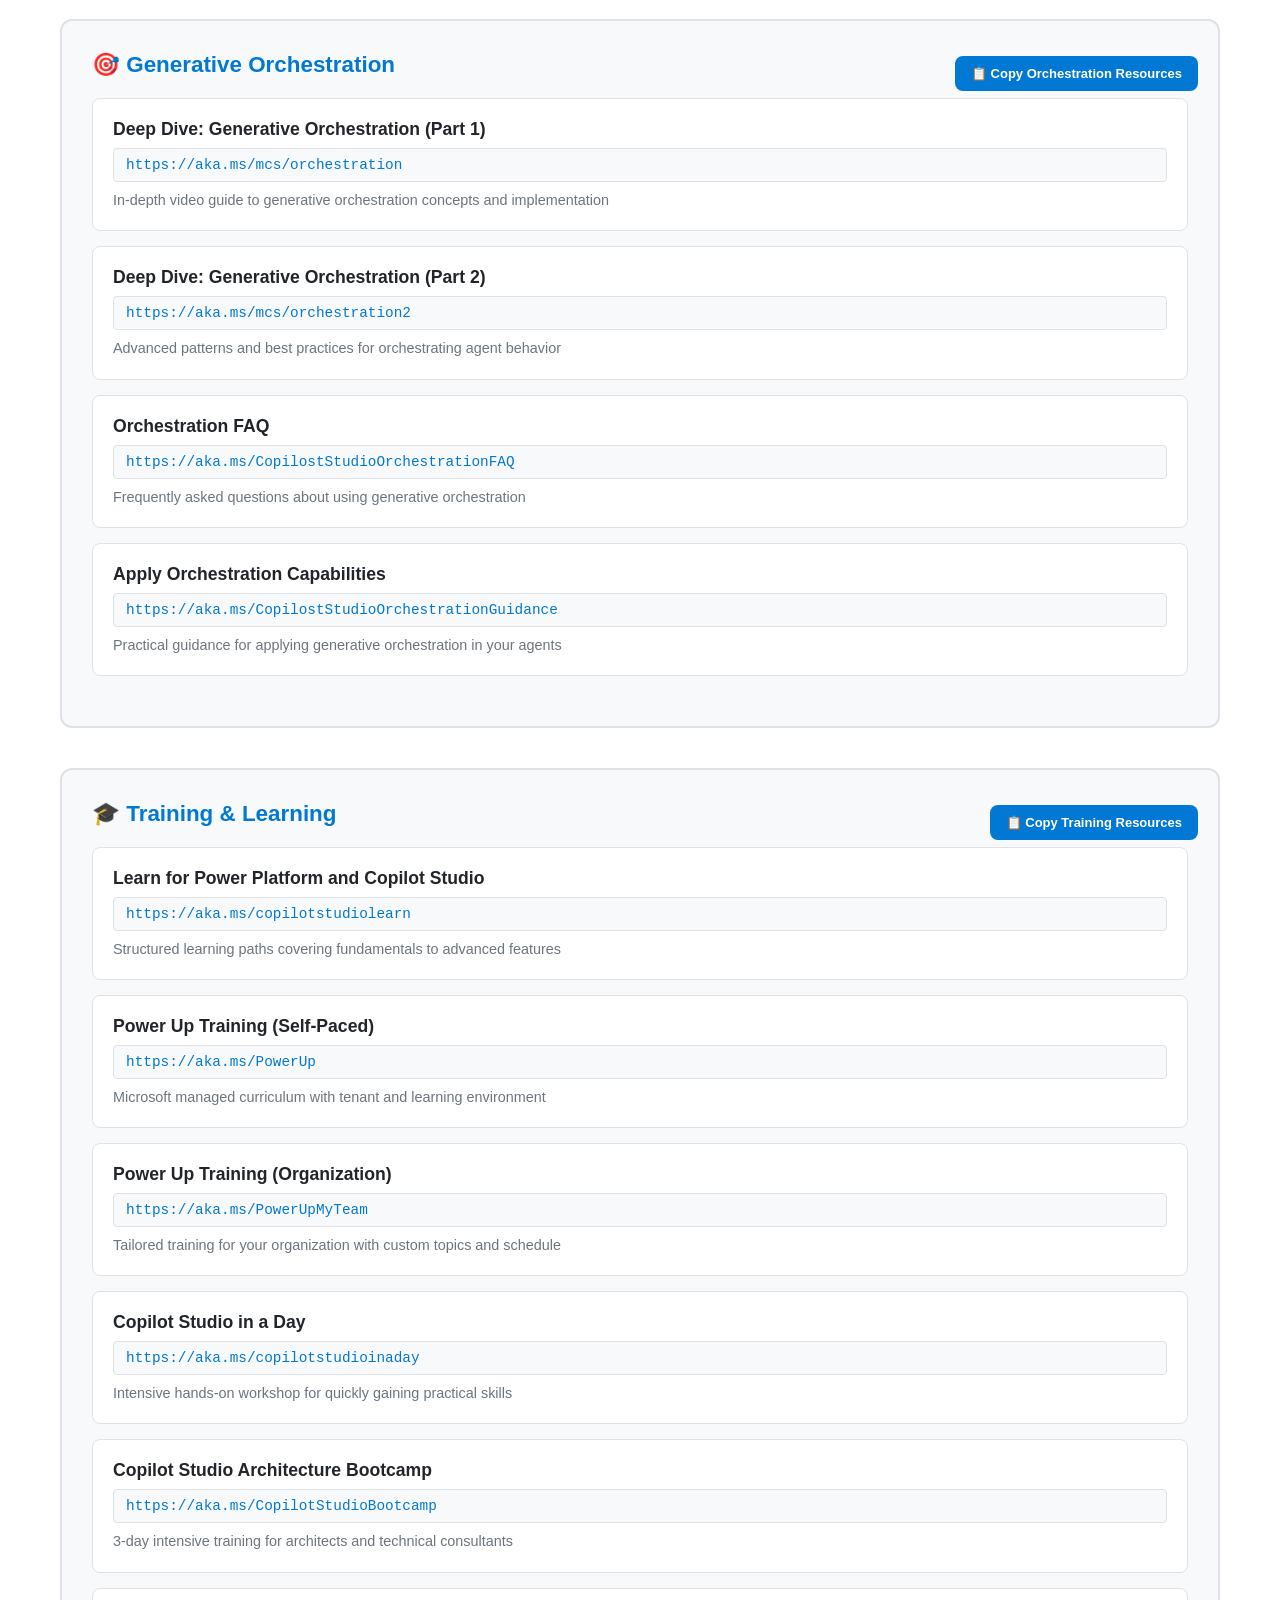
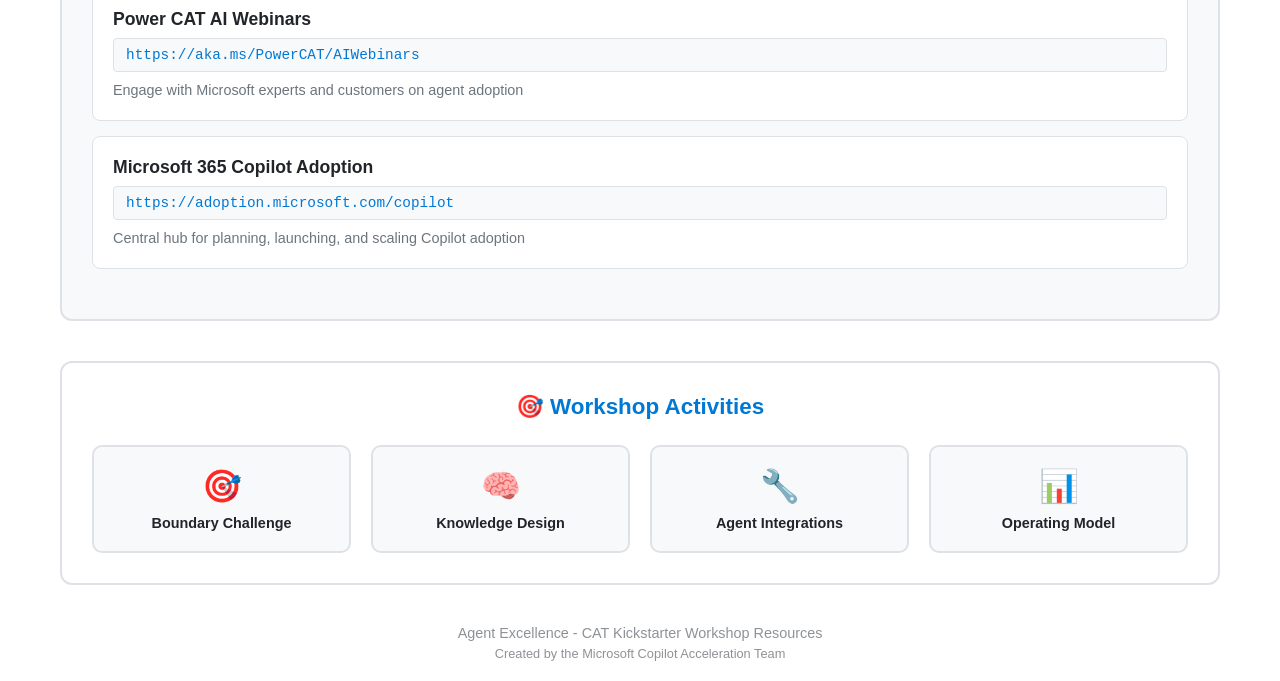
<file: agent-excellence/resources.html>
<!DOCTYPE html>
<html lang="en">
<head>
    <meta charset="UTF-8">
    <meta name="viewport" content="width=device-width, initial-scale=1.0">
    <title>Workshop Resources - Agent Excellence Workshop</title>
    <link rel="icon" type="image/svg+xml" href="images/microsoft.svg">
    <link rel="stylesheet" href="css/style.css">
</head>
<body>
    <!-- Kickstarter Branding Header -->
    <div class="kickstarter-header">
        <nav class="kickstarter-nav">
            <div class="kickstarter-logo-section">
                <a href="index.html">
                    <img src="images/KickstarterLogo.svg" alt="Microsoft Kickstarter" class="kickstarter-logo">
                </a>
            </div>
        </nav>
    </div>

    <div class="container">
        <header>
            <div class="header-top">
                <div class="back-button-container">
                    <a href="index.html" class="back-button">
                        ← Back to Workshop
                    </a>
                </div>
                <div class="theme-toggle-container">
                    <button id="themeToggle" class="theme-toggle" aria-label="Toggle dark mode">
                        <span class="theme-icon" id="themeIcon">🌙</span>
                    </button>
                </div>
            </div>
            <h1>📚 Agent Excellence Workshop Resources</h1>
            <p class="subtitle">Essential links and resources from the CAT Kickstarter workshop</p>
        </header>

        <!-- Quick Copy Section -->
        <div class="instruction-card">
            <h2>🚀 Quick Copy Links</h2>
            <p>All resources from the Agent Excellence Kickstarter workshop. Select and copy any section below to share with your team:</p>
            <button id="copyAllBtn" class="copy-button">📋 Copy All Resources</button>
        </div>

        <!-- Resources organized by category -->
        <div class="resources-container">
            
            <!-- Agent Instructions & Foundations -->
            <div class="resource-section">
                <h2>📝 Agent Instructions & Foundations</h2>
                <div class="copyable-section" id="foundations-section">
                    <div class="resource-item">
                        <h3>Agent Platform Advisor</h3>
                        <a href="https://microsoft.github.io/AgentPlatformAdvisor/" target="_blank">https://microsoft.github.io/AgentPlatformAdvisor/</a>
                        <p>Interactive assessment to help participants choose the right Microsoft agent platform for their use case</p>
                    </div>
                    <div class="resource-item">
                        <h3>Agent Instructions Best Practices</h3>
                        <a href="https://aka.ms/AgentInstructions" target="_blank">https://aka.ms/AgentInstructions</a>
                        <p>Comprehensive guide for writing clear, effective agent instructions</p>
                    </div>
                    <div class="resource-item">
                        <h3>Copilot Studio Instructions Guide</h3>
                        <a href="https://aka.ms/CopilotStudioInstructions" target="_blank">https://aka.ms/CopilotStudioInstructions</a>
                        <p>Platform-specific guidance for implementing agent instructions in Copilot Studio</p>
                    </div>
                    <div class="resource-item">
                        <h3>Copilot Studio Guidance</h3>
                        <a href="https://aka.ms/copilotstudioguidance" target="_blank">https://aka.ms/copilotstudioguidance</a>
                        <p>Best practices, implementation and architecture guidance for planning, building, and managing agents</p>
                    </div>
                </div>
                <button class="copy-section-btn" data-target="foundations-section">📋 Copy Foundation Resources</button>
            </div>

            <!-- Knowledge Design -->
            <div class="resource-section">
                <h2>🧠 Knowledge Design</h2>
                <div class="copyable-section" id="knowledge-section">
                    <div class="resource-item">
                        <h3>Agent Builder Knowledge Guide</h3>
                        <a href="https://aka.ms/AgentBuilderKnowledge" target="_blank">https://aka.ms/AgentBuilderKnowledge</a>
                        <p>Comprehensive guide for designing and implementing agent knowledge systems</p>
                    </div>
                    <div class="resource-item">
                        <h3>Copilot Studio Knowledge Sources</h3>
                        <a href="https://aka.ms/copilotstudioknowledge" target="_blank">https://aka.ms/copilotstudioknowledge</a>
                        <p>Platform-specific guidance for configuring and managing knowledge sources</p>
                    </div>
                    <div class="resource-item">
                        <h3>Copilot Studio RAG Patterns</h3>
                        <a href="https://aka.ms/CopilotStudioRAG" target="_blank">https://aka.ms/CopilotStudioRAG</a>
                        <p>Best practices for Retrieval-Augmented Generation in Copilot Studio</p>
                    </div>
                </div>
                <button class="copy-section-btn" data-target="knowledge-section">📋 Copy Knowledge Resources</button>
            </div>

            <!-- Agent Evaluation -->
            <div class="resource-section">
                <h2>🧪 Agent Evaluation</h2>
                <div class="copyable-section" id="evaluation-section">
                    <div class="resource-item">
                        <h3>Copilot Studio Agent Evaluation</h3>
                        <a href="https://aka.ms/AgentEvaluation" target="_blank">https://aka.ms/AgentEvaluation</a>
                        <p>Complete guide to systematic agent evaluation and testing</p>
                    </div>
                    <div class="resource-item">
                        <h3>Agent Evaluation Webinar</h3>
                        <a href="https://aka.ms/AIWebinars/agentEval" target="_blank">https://aka.ms/AIWebinars/agentEval</a>
                        <p>Expert-led webinar on evaluation strategies and best practices</p>
                    </div>
                    <div class="resource-item">
                        <h3>Four-Stage Evaluation Framework</h3>
                        <a href="https://aka.ms/AgentEvaluationFramework" target="_blank">https://aka.ms/AgentEvaluationFramework</a>
                        <p>Build an iterative evaluation framework: Core → Baseline → Expand → Operationalize</p>
                    </div>
                    <div class="resource-item">
                        <h3>Evaluation-Driven Triage</h3>
                        <a href="https://aka.ms/AgentEvaluationTriage" target="_blank">https://aka.ms/AgentEvaluationTriage</a>
                        <p>Systematic approach to triage and remediation based on evaluation results</p>
                    </div>
                </div>
                <button class="copy-section-btn" data-target="evaluation-section">📋 Copy Evaluation Resources</button>
            </div>

            <!-- Tools & Integrations -->
            <div class="resource-section">
                <h2>🔧 Tools & Integrations</h2>
                <div class="copyable-section" id="tools-section">
                    <div class="resource-item">
                        <h3>Copilot Studio Tools Guide</h3>
                        <a href="https://aka.ms/CopilotStudioTools" target="_blank">https://aka.ms/CopilotStudioTools</a>
                        <p>Comprehensive guide to available tools and connectors in Copilot Studio</p>
                    </div>
                    <div class="resource-item">
                        <h3>Integration Strategies</h3>
                        <a href="https://aka.ms/CopilotStudioIntegrationStrategies" target="_blank">https://aka.ms/CopilotStudioIntegrationStrategies</a>
                        <p>Best practices for integrating agents with external systems and services</p>
                    </div>
                    <div class="resource-item">
                        <h3>Orchestrate Agent Behavior</h3>
                        <a href="https://aka.ms/CopilotStudioOrchestrate" target="_blank">https://aka.ms/CopilotStudioOrchestrate</a>
                        <p>Guide to generative orchestration for complex agent workflows</p>
                    </div>
                </div>
                <button class="copy-section-btn" data-target="tools-section">📋 Copy Tools & Integration Resources</button>
            </div>

            <!-- Generative Orchestration -->
            <div class="resource-section">
                <h2>🎯 Generative Orchestration</h2>
                <div class="copyable-section" id="orchestration-section">
                    <div class="resource-item">
                        <h3>Deep Dive: Generative Orchestration (Part 1)</h3>
                        <a href="https://aka.ms/mcs/orchestration" target="_blank">https://aka.ms/mcs/orchestration</a>
                        <p>In-depth video guide to generative orchestration concepts and implementation</p>
                    </div>
                    <div class="resource-item">
                        <h3>Deep Dive: Generative Orchestration (Part 2)</h3>
                        <a href="https://aka.ms/mcs/orchestration2" target="_blank">https://aka.ms/mcs/orchestration2</a>
                        <p>Advanced patterns and best practices for orchestrating agent behavior</p>
                    </div>
                    <div class="resource-item">
                        <h3>Orchestration FAQ</h3>
                        <a href="https://aka.ms/CopilostStudioOrchestrationFAQ" target="_blank">https://aka.ms/CopilostStudioOrchestrationFAQ</a>
                        <p>Frequently asked questions about using generative orchestration</p>
                    </div>
                    <div class="resource-item">
                        <h3>Apply Orchestration Capabilities</h3>
                        <a href="https://aka.ms/CopilostStudioOrchestrationGuidance" target="_blank">https://aka.ms/CopilostStudioOrchestrationGuidance</a>
                        <p>Practical guidance for applying generative orchestration in your agents</p>
                    </div>
                </div>
                <button class="copy-section-btn" data-target="orchestration-section">📋 Copy Orchestration Resources</button>
            </div>

            <!-- Training & Learning -->
            <div class="resource-section">
                <h2>🎓 Training & Learning</h2>
                <div class="copyable-section" id="training-section">
                    <div class="resource-item">
                        <h3>Learn for Power Platform and Copilot Studio</h3>
                        <a href="https://aka.ms/copilotstudiolearn" target="_blank">https://aka.ms/copilotstudiolearn</a>
                        <p>Structured learning paths covering fundamentals to advanced features</p>
                    </div>
                    <div class="resource-item">
                        <h3>Power Up Training (Self-Paced)</h3>
                        <a href="https://aka.ms/PowerUp" target="_blank">https://aka.ms/PowerUp</a>
                        <p>Microsoft managed curriculum with tenant and learning environment</p>
                    </div>
                    <div class="resource-item">
                        <h3>Power Up Training (Organization)</h3>
                        <a href="https://aka.ms/PowerUpMyTeam" target="_blank">https://aka.ms/PowerUpMyTeam</a>
                        <p>Tailored training for your organization with custom topics and schedule</p>
                    </div>
                    <div class="resource-item">
                        <h3>Copilot Studio in a Day</h3>
                        <a href="https://aka.ms/copilotstudioinaday" target="_blank">https://aka.ms/copilotstudioinaday</a>
                        <p>Intensive hands-on workshop for quickly gaining practical skills</p>
                    </div>
                    <div class="resource-item">
                        <h3>Copilot Studio Architecture Bootcamp</h3>
                        <a href="https://aka.ms/CopilotStudioBootcamp" target="_blank">https://aka.ms/CopilotStudioBootcamp</a>
                        <p>3-day intensive training for architects and technical consultants</p>
                    </div>
                    <div class="resource-item">
                        <h3>Power CAT AI Webinars</h3>
                        <a href="https://aka.ms/PowerCAT/AIWebinars" target="_blank">https://aka.ms/PowerCAT/AIWebinars</a>
                        <p>Engage with Microsoft experts and customers on agent adoption</p>
                    </div>
                    <div class="resource-item">
                        <h3>Microsoft 365 Copilot Adoption</h3>
                        <a href="https://adoption.microsoft.com/copilot" target="_blank">https://adoption.microsoft.com/copilot</a>
                        <p>Central hub for planning, launching, and scaling Copilot adoption</p>
                    </div>
                </div>
                <button class="copy-section-btn" data-target="training-section">📋 Copy Training Resources</button>
            </div>

        </div>

        <!-- Workshop Specific Links -->
        <div class="workshop-links">
            <h2>🎯 Workshop Activities</h2>
            <div class="workshop-grid">
                <a href="boundary-challenge.html" class="workshop-link">
                    <span class="workshop-icon">🎯</span>
                    <span class="workshop-title">Boundary Challenge</span>
                </a>
                <a href="knowledge-design.html" class="workshop-link">
                    <span class="workshop-icon">🧠</span>
                    <span class="workshop-title">Knowledge Design</span>
                </a>
                <a href="agent-integrations.html" class="workshop-link">
                    <span class="workshop-icon">🔧</span>
                    <span class="workshop-title">Agent Integrations</span>
                </a>
                <a href="operating-model.html" class="workshop-link">
                    <span class="workshop-icon">📊</span>
                    <span class="workshop-title">Operating Model</span>
                </a>
            </div>
        </div>

        <footer>
            <p>Agent Excellence - CAT Kickstarter Workshop Resources</p>
            <p class="footer-subtitle">Created by the Microsoft Copilot Acceleration Team</p>
        </footer>
    </div>

    <script src="js/landing.js"></script>
    <script>
        // Copy functionality for easy sharing
        document.querySelectorAll('.copy-section-btn').forEach(btn => {
            btn.addEventListener('click', function() {
                const targetId = this.dataset.target;
                const targetSection = document.getElementById(targetId);
                const text = extractTextFromSection(targetSection);
                copyToClipboard(text, this);
            });
        });

        document.getElementById('copyAllBtn').addEventListener('click', function() {
            const allSections = document.querySelectorAll('.copyable-section');
            let allText = "# Agent Excellence Workshop Resources\n\n";
            
            allSections.forEach(section => {
                const sectionTitle = section.parentElement.querySelector('h2').textContent;
                allText += `## ${sectionTitle}\n\n`;
                allText += extractTextFromSection(section) + "\n\n";
            });
            
            copyToClipboard(allText, this);
        });

        function extractTextFromSection(section) {
            let text = '';
            const items = section.querySelectorAll('.resource-item');
            
            items.forEach(item => {
                const title = item.querySelector('h3').textContent;
                const link = item.querySelector('a').href;
                const description = item.querySelector('p').textContent;
                
                text += `**${title}**\n${link}\n${description}\n\n`;
            });
            
            return text;
        }

        function copyToClipboard(text, button) {
            navigator.clipboard.writeText(text).then(() => {
                const originalText = button.textContent;
                button.textContent = '✅ Copied!';
                button.style.background = '#28a745';
                
                setTimeout(() => {
                    button.textContent = originalText;
                    button.style.background = '';
                }, 2000);
            }).catch(err => {
                console.error('Failed to copy text: ', err);
                // Fallback for older browsers
                const textArea = document.createElement('textarea');
                textArea.value = text;
                document.body.appendChild(textArea);
                textArea.select();
                document.execCommand('copy');
                document.body.removeChild(textArea);
                
                const originalText = button.textContent;
                button.textContent = '✅ Copied!';
                setTimeout(() => {
                    button.textContent = originalText;
                }, 2000);
            });
        }
    </script>
</body>
</html>
</file>
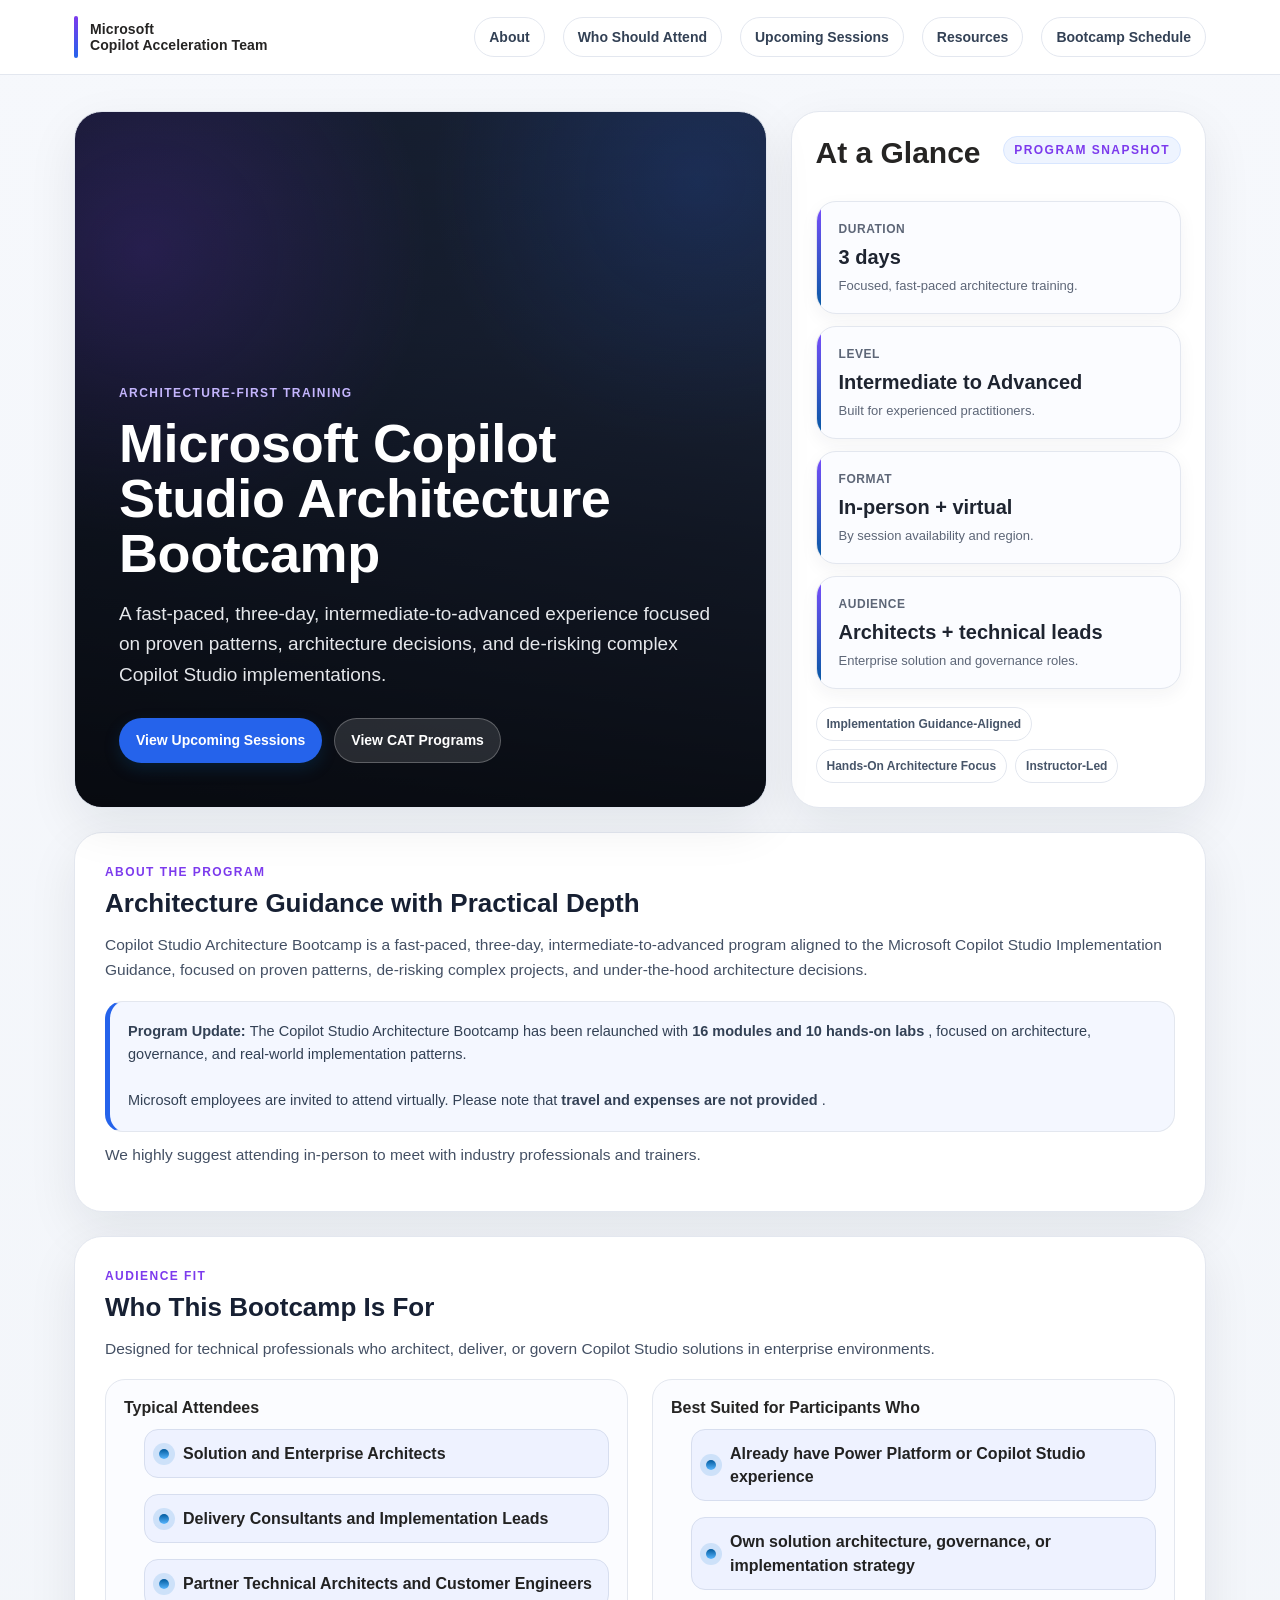
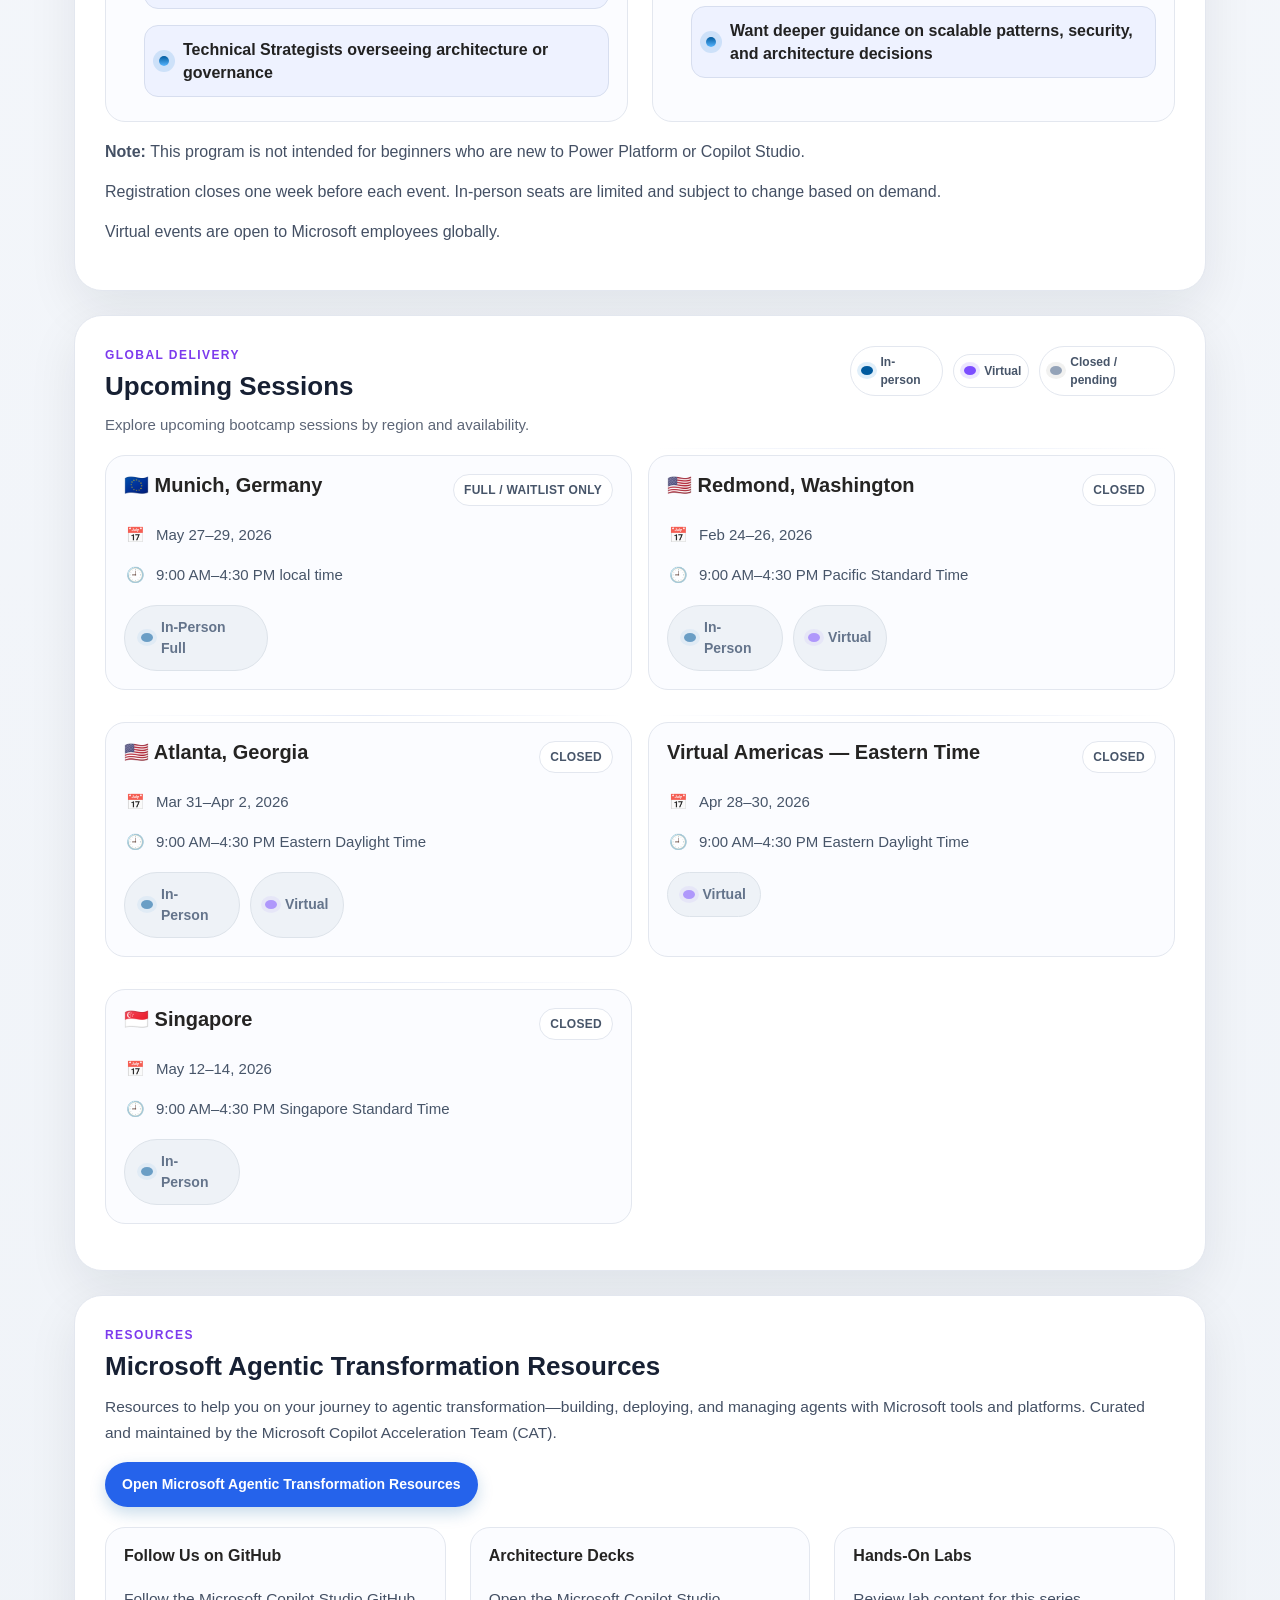
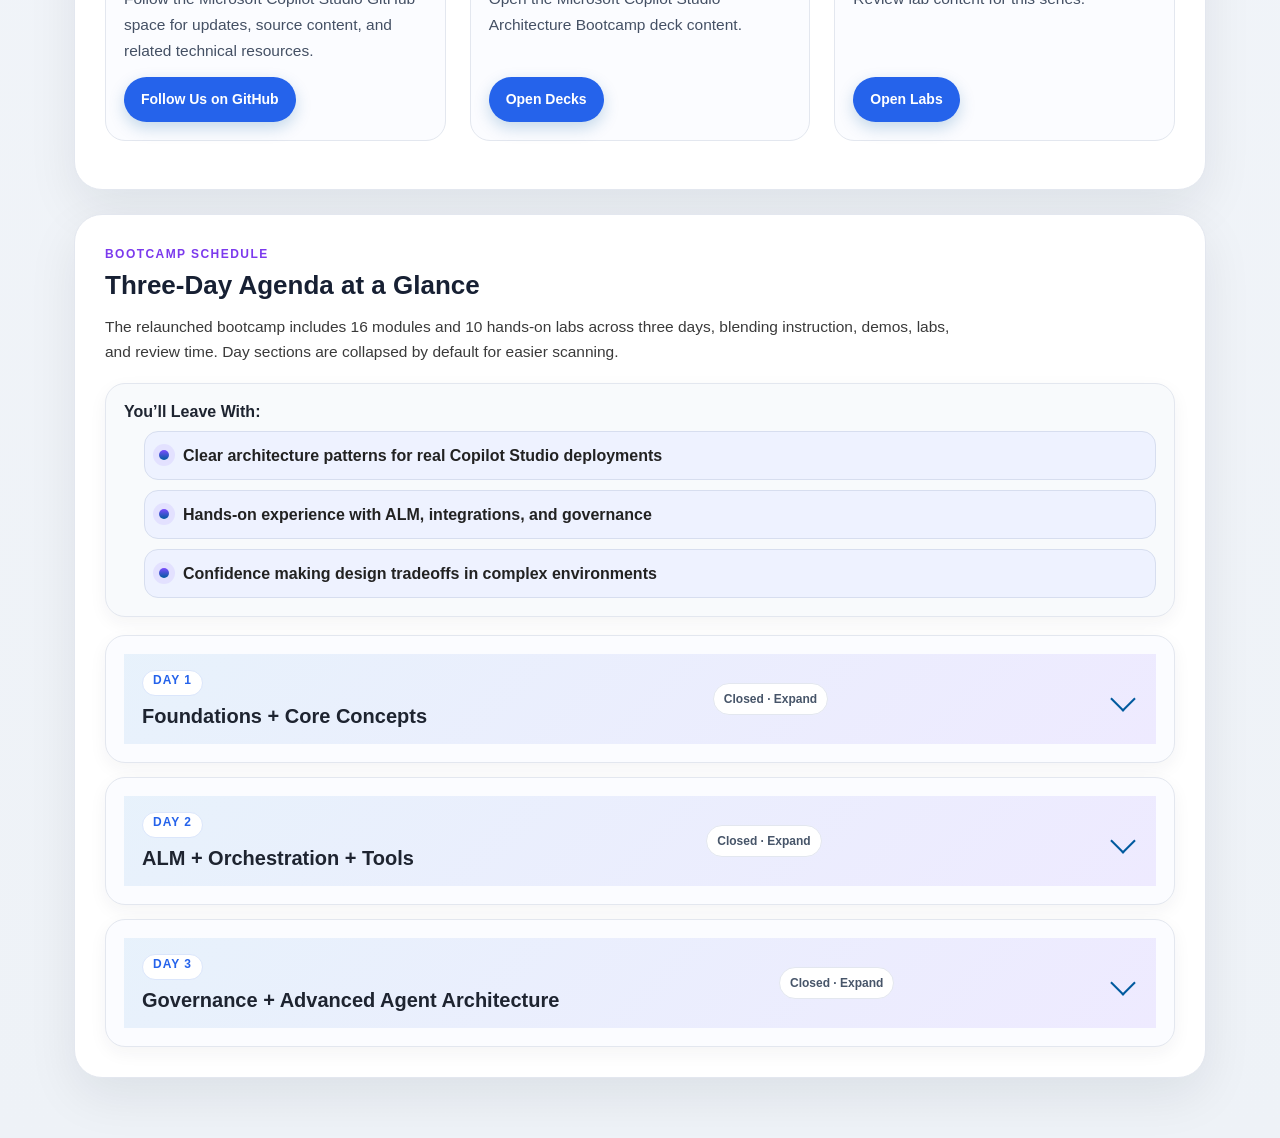
<file: programs/architecture-bootcamp.html>
<!DOCTYPE html>
<html lang="en">
 <head>
  <meta charset="utf-8"/>
  <meta content="width=device-width, initial-scale=1.0" name="viewport"/>
  <meta content="https://microsoft.github.io/cat/images/bootcamp-og.png" name="image" property="og:image"/>
  <meta content="1200" name="image" property="og:image:width"/>
  <meta content="630" name="image" property="og:image:height"/>
  <meta content="Microsoft Copilot Studio Architecture Bootcamp" property="og:image:alt"/>
  <meta content="Microsoft Copilot Studio Architecture Bootcamp" name="title" property="og:title"/>
  <meta content="A fast-paced 3-day intermediate-to-advanced program aligned to the Microsoft Copilot Studio Implementation Guidance, focused on proven patterns, de-risking complex projects, and under-the-hood architecture decisions." name="description" property="og:description"/>
  <meta content="https://microsoft.github.io/cat/programs/architecture-bootcamp.html" name="url" property="og:url"/>
  <meta content="article" name="type" property="og:type"/>
  <meta content="Microsoft Copilot Acceleration Team - Architecture Bootcamp" name="site_name" property="og:site_name"/>
  <meta content="en_US" name="locale" property="og:locale"/>
  <meta content="Microsoft Copilot Acceleration Team" name="author" property="og:author"/>
  <title>
   Microsoft Copilot Studio Architecture Bootcamp
  </title>
  <link href="../assets/css/architecture-bootcamp.css" rel="stylesheet"/>
  <style>
   :root{--bg:#f7f8fb;--card:#fff;--ink:#172033;--muted:#5d6677;--line:#e3e7ef;--blue:#2563eb;--teal:#0f766e;--purple:#6d28d9;--orange:#b45309;--green:#047857;--shadow:0 18px 50px rgba(15,23,42,.08)}
*{box-sizing:border-box}body{margin:0;font-family:"Segoe UI",Arial,sans-serif;background:linear-gradient(180deg,#f6f8fc,#eef2f7);color:var(--ink);line-height:1.5}.skip-link{position:absolute;left:-999px}.header{position:sticky;top:0;z-index:10;background:rgba(255,255,255,.92);backdrop-filter:blur(12px);border-bottom:1px solid var(--line)}.nav-container{max-width:1180px;margin:auto;padding:14px 24px;display:flex;justify-content:space-between;gap:28px;align-items:center}.logo-container{display:flex;gap:12px;align-items:center;font-weight:700}.logo-line{width:6px;height:42px;background:linear-gradient(180deg,#7c3aed,#2563eb);border-radius:99px}.logo-text{font-size:14px;line-height:1.15}.nav-links{display:flex;gap:18px;flex-wrap:wrap}.nav-links a{color:#334155;text-decoration:none;font-size:14px;font-weight:600}.main-container{max-width:1180px;margin:0 auto;padding:36px 24px 60px}.hero{display:grid;grid-template-columns:1.25fr .75fr;gap:24px;margin-bottom:24px}.hero-card,.hero-meta,.about-section,.agenda-section{background:var(--card);border:1px solid var(--line);border-radius:28px;box-shadow:var(--shadow)}.hero-card{min-height:360px;background:radial-gradient(circle at 10% 20%,rgba(124,58,237,.22),transparent 34%),radial-gradient(circle at 90% 10%,rgba(37,99,235,.18),transparent 30%),linear-gradient(135deg,#111827,#24304a);color:white;display:flex;align-items:end}.hero-panel{padding:44px;max-width:730px}.eyebrow,.section-kicker,.meta-kicker{font-size:12px;letter-spacing:.12em;text-transform:uppercase;font-weight:800;color:#7c3aed}.hero .eyebrow{color:#c4b5fd}.hero h1{font-size:54px;line-height:1.02;margin:14px 0 18px}.hero-copy{font-size:19px;color:#e5e7eb;max-width:680px}.hero-cta{display:flex;gap:12px;flex-wrap:wrap;margin-top:28px}.btn,.register-btn{display:inline-flex;align-items:center;gap:8px;border-radius:999px;padding:11px 16px;text-decoration:none;font-weight:750;font-size:14px}.btn-primary,.register-btn.primary{background:#2563eb;color:white}.btn-secondary{background:rgba(255,255,255,.12);color:white;border:1px solid rgba(255,255,255,.25)}.hero-meta{padding:24px}.meta-header,.session-header,.session-top{display:flex;justify-content:space-between;gap:16px;align-items:flex-start}.meta-title,.section-title{font-size:30px;line-height:1.15;margin:0 0 12px}.section-title-compact{margin-bottom:6px}.quick-grid{display:grid;grid-template-columns:1fr;gap:12px}.quick-card,.fit-panel,.session-box,.outcome-box,.agenda-details{border:1px solid var(--line);border-radius:20px;background:#fbfcff;padding:18px}.quick-label{display:block;font-size:12px;text-transform:uppercase;color:var(--muted);font-weight:800}.quick-value{font-size:20px;font-weight:800}.quick-subtext{color:var(--muted);font-size:13px}.pill-row{display:flex;flex-wrap:wrap;gap:8px;margin-top:18px}.pill,.legend-item,.session-badge{border:1px solid var(--line);border-radius:999px;padding:6px 10px;background:#fff;font-size:12px;font-weight:700;color:#475569}.content-grid{display:grid;gap:24px}.about-section,.agenda-section{padding:30px}.about-text,p{color:#445064}.subtle-note{padding:18px;border-radius:18px;background:#f4f7ff;border-left:5px solid #2563eb;color:#334155}.fit-grid{display:grid;gap:24px;margin:18px 0;align-items:stretch;width:100%}.audience-fit-grid{grid-template-columns:repeat(2,minmax(0,1fr))}.resources-grid{grid-template-columns:repeat(3,minmax(0,1fr))}.fit-panel{height:100%;display:flex;flex-direction:column}.fit-heading{margin:0 0 10px}.fit-list,.expect-list{margin:0;padding-left:20px}.fit-list{font-size:16px}.fit-list li{margin-bottom:6px}.resources-grid .register-btn{margin-top:auto;align-self:flex-start}.resources-primary-action{margin:16px 0 20px}.session-header{margin-bottom:18px}.legend{display:flex;gap:10px;flex-wrap:wrap;justify-content:flex-end}.mode-dot{width:9px;height:9px;border-radius:99px;display:inline-block;background:#64748b}.mode-dot.inperson{background:#2563eb}.mode-dot.virtual{background:#7c3aed}.mode-dot.closed{background:#94a3b8}.session-list{display:grid;grid-template-columns:repeat(2,minmax(0,1fr));gap:16px}.session-box{margin-bottom:16px}.session-name{margin:0;font-size:20px}.session-meta{margin:12px 0;color:#475569}.session-meta-row{margin:6px 0}.btn-group{display:flex;gap:10px;flex-wrap:wrap}.register-btn.is-disabled{background:#eef2f7;color:#64748b;pointer-events:none}.agenda-intro{max-width:850px}.outcome-box{background:#f8fafc;margin:18px 0}.outcome-title{display:block;margin-bottom:8px}.agenda-accordion{display:grid;gap:14px}.agenda-summary{display:flex;align-items:center;justify-content:space-between;cursor:pointer}.agenda-day-label{display:inline-block;color:#2563eb;font-weight:900;text-transform:uppercase;font-size:12px;letter-spacing:.08em}.agenda-day-title{margin:2px 0 0}.agenda-list{margin:16px 0 0;padding:0;list-style:none;display:grid;gap:8px}.agenda-item{display:grid;grid-template-columns:120px 1fr;gap:12px;border-top:1px solid var(--line);padding-top:8px}.agenda-time{color:#64748b;font-weight:700}.agenda-title{font-weight:700}.agenda-title.lab{color:#047857}.agenda-title.module{color:#1d4ed8}.agenda-title.break{color:#b45309}.agenda-title.interactive{color:#6d28d9}
@media(max-width:850px){.hero{grid-template-columns:1fr}.hero h1{font-size:38px}.audience-fit-grid,.resources-grid,.session-list{grid-template-columns:1fr}.nav-container{align-items:flex-start;flex-direction:column}.agenda-item{grid-template-columns:1fr}.hero-panel{padding:30px}}

  .agenda-summary{gap:16px}.agenda-toggle{display:inline-flex;align-items:center;justify-content:center;flex-shrink:0;padding:6px 10px;border:1px solid var(--line,#e3e7ef);border-radius:999px;background:#fff;color:#475569;font-size:12px;font-weight:700;white-space:nowrap}.agenda-details[open] .agenda-toggle{border-color:#bfdbfe;background:#eff6ff;color:#1d4ed8}.agenda-toggle-open{display:none}.agenda-details[open] .agenda-toggle-closed{display:none}.agenda-details[open] .agenda-toggle-open{display:inline}.agenda-chevron{transition:transform 160ms ease}.agenda-details[open] .agenda-chevron{transform:rotate(180deg)}@media(max-width:600px){.agenda-summary{align-items:flex-start}.agenda-toggle{font-size:11px;padding:5px 8px}}
  </style>
 </head>
 <body>
  <a class="skip-link" href="#main-content">
   Skip to main content
  </a>
  <header class="header">
   <div class="nav-container">
    <div class="logo-container">
     <div class="logo-line">
     </div>
     <div class="logo-text">
      Microsoft
      <br/>
      Copilot Acceleration Team
     </div>
    </div>
    <nav aria-label="Section navigation" class="nav-links">
     <a href="#about">
      About
     </a>
     <a href="#who">
      Who Should Attend
     </a>
     <a href="#sessions">
      Upcoming Sessions
     </a>
     <a href="#resources">
      Resources
     </a>
     <a href="#agenda">
      Bootcamp Schedule
     </a>
    </nav>
   </div>
  </header>
  <main class="main-container" id="main-content">
   <section aria-label="Bootcamp overview" class="hero">
    <div class="hero-card">
     <div class="hero-panel">
      <div class="eyebrow">
       Architecture-First Training
      </div>
      <h1>
       Microsoft Copilot Studio Architecture Bootcamp
      </h1>
      <p class="hero-copy">
       A fast-paced, three-day, intermediate-to-advanced experience focused on proven patterns,
            architecture decisions, and de-risking complex Copilot Studio implementations.
      </p>
      <div class="hero-cta">
       <a class="btn btn-primary" href="#sessions">
        View Upcoming Sessions
       </a>
       <a class="btn btn-secondary" href="https://aka.ms/whoiscat" rel="noopener" target="_blank">
        View CAT Programs
       </a>
      </div>
     </div>
    </div>
    <aside aria-label="At a Glance" class="hero-meta">
     <div class="meta-header">
      <h2 class="meta-title">
       At a Glance
      </h2>
      <span class="meta-kicker">
       Program Snapshot
      </span>
     </div>
     <div class="quick-grid">
      <div class="quick-card">
       <span class="quick-label">
        Duration
       </span>
       <div class="quick-value">
        3 days
       </div>
       <div class="quick-subtext">
        Focused, fast-paced architecture training.
       </div>
      </div>
      <div class="quick-card">
       <span class="quick-label">
        Level
       </span>
       <div class="quick-value">
        Intermediate to Advanced
       </div>
       <div class="quick-subtext">
        Built for experienced practitioners.
       </div>
      </div>
      <div class="quick-card">
       <span class="quick-label">
        Format
       </span>
       <div class="quick-value">
        In-person + virtual
       </div>
       <div class="quick-subtext">
        By session availability and region.
       </div>
      </div>
      <div class="quick-card">
       <span class="quick-label">
        Audience
       </span>
       <div class="quick-value">
        Architects + technical leads
       </div>
       <div class="quick-subtext">
        Enterprise solution and governance roles.
       </div>
      </div>
     </div>
     <div aria-label="Program highlights" class="pill-row">
      <span class="pill">
       Implementation Guidance-Aligned
      </span>
      <span class="pill">
       Hands-On Architecture Focus
      </span>
      <span class="pill">
       Instructor-Led
      </span>
     </div>
    </aside>
   </section>
   <section class="content-grid">
    <section class="about-section" id="about">
     <div class="section-kicker">
      About the Program
     </div>
     <h2 class="section-title">
      Architecture Guidance with Practical Depth
     </h2>
     <p class="about-text">
      Copilot Studio Architecture Bootcamp is a fast-paced, three-day, intermediate-to-advanced program aligned to the Microsoft Copilot Studio Implementation Guidance, focused on proven patterns, de-risking complex projects, and under-the-hood architecture decisions.
     </p>
     <div class="subtle-note">
      <strong>
       Program Update:
      </strong>
      The Copilot Studio Architecture Bootcamp has been relaunched with
      <strong>
       16 modules and 10 hands-on labs
      </strong>
      , focused on architecture, governance, and real-world implementation patterns.
      <br/>
      <br/>
      Microsoft employees are invited to attend virtually. Please note that
      <strong>
       travel and expenses are not provided
      </strong>
      .
     </div>
     <p class="about-text">
      We highly suggest attending in-person to meet with industry professionals and trainers.
     </p>
    </section>
    <section aria-labelledby="who-title" class="about-section" id="who">
     <div class="section-kicker">
      Audience Fit
     </div>
     <h2 class="section-title" id="who-title">
      Who This Bootcamp Is For
     </h2>
     <p class="about-text">
      Designed for technical professionals who architect, deliver, or govern Copilot Studio solutions in enterprise environments.
     </p>
     <div class="fit-grid audience-fit-grid">
      <section aria-labelledby="typical-attendees-title" class="fit-panel">
       <h3 class="fit-heading" id="typical-attendees-title">
        Typical Attendees
       </h3>
       <ul class="fit-list">
        <li class="fit-item">
         Solution and Enterprise Architects
        </li>
        <li class="fit-item">
         Delivery Consultants and Implementation Leads
        </li>
        <li class="fit-item">
         Partner Technical Architects and Customer Engineers
        </li>
        <li class="fit-item">
         Technical Strategists overseeing architecture or governance
        </li>
       </ul>
      </section>
      <section aria-labelledby="best-value-title" class="fit-panel">
       <h3 class="fit-heading" id="best-value-title">
        Best Suited for Participants Who
       </h3>
       <ul class="fit-list">
        <li class="fit-item">
         Already have Power Platform or Copilot Studio experience
        </li>
        <li class="fit-item">
         Own solution architecture, governance, or implementation strategy
        </li>
        <li class="fit-item">
         Want deeper guidance on scalable patterns, security, and architecture decisions
        </li>
       </ul>
      </section>
     </div>
     <p>
      <strong>
       Note:
      </strong>
      This program is not intended for beginners who are new to Power Platform or Copilot Studio.
     </p>
     <p>
      Registration closes one week before each event. In-person seats are limited and subject to change based on demand.
     </p>
     <p>
      Virtual events are open to Microsoft employees globally.
     </p>
    </section>
    <section class="about-section" id="sessions">
     <div class="session-header">
      <div>
       <div class="section-kicker">
        Global Delivery
       </div>
       <h2 class="section-title section-title-compact">
        Upcoming Sessions
       </h2>
       <p>
        Explore upcoming bootcamp sessions by region and availability.
       </p>
      </div>
      <div aria-label="Event legend" class="legend">
       <span class="legend-item">
        <span class="mode-dot inperson">
        </span>
        In-person
       </span>
       <span class="legend-item">
        <span class="mode-dot virtual">
        </span>
        Virtual
       </span>
       <span class="legend-item">
        <span class="mode-dot closed">
        </span>
        Closed / pending
       </span>
      </div>
     </div>
     <div class="session-list">
      <article class="session-box">
       <div class="session-top">
        <h3 class="session-name">
         🇪🇺 Munich, Germany
        </h3>
        <span class="session-badge">
         Full / Waitlist Only
        </span>
       </div>
       <div class="session-meta">
        <div class="session-meta-row">
         <span class="meta-icon">
          📅
         </span>
         May 27&ndash;29, 2026
        </div>
        <div class="session-meta-row">
         <span class="meta-icon">
          🕘
         </span>
         9:00 AM&ndash;4:30 PM local time
        </div>
       </div>
       <div aria-label="Munich registration status" class="btn-group">
        <a aria-disabled="true" class="register-btn is-disabled" role="link" tabindex="-1">
         <span class="mode-dot inperson">
         </span>
         In-Person Full
        </a>
       </div>
      </article>
      <article class="session-box">
       <div class="session-top">
        <h3 class="session-name">
         🇺🇸 Redmond, Washington
        </h3>
        <span class="session-badge">
         Closed
        </span>
       </div>
       <div class="session-meta">
        <div class="session-meta-row">
         <span class="meta-icon">
          📅
         </span>
         Feb 24&ndash;26, 2026
        </div>
        <div class="session-meta-row">
         <span class="meta-icon">
          🕘
         </span>
         9:00 AM&ndash;4:30 PM Pacific Standard Time
        </div>
       </div>
       <div aria-label="Redmond registration status" class="btn-group">
        <a aria-disabled="true" class="register-btn is-disabled" role="link" tabindex="-1">
         <span class="mode-dot inperson">
         </span>
         In-Person
        </a>
        <a aria-disabled="true" class="register-btn is-disabled" role="link" tabindex="-1">
         <span class="mode-dot virtual">
         </span>
         Virtual
        </a>
       </div>
      </article>
      <article class="session-box">
       <div class="session-top">
        <h3 class="session-name">
         🇺🇸 Atlanta, Georgia
        </h3>
        <span class="session-badge">
         Closed
        </span>
       </div>
       <div class="session-meta">
        <div class="session-meta-row">
         <span class="meta-icon">
          📅
         </span>
         Mar 31&ndash;Apr 2, 2026
        </div>
        <div class="session-meta-row">
         <span class="meta-icon">
          🕘
         </span>
         9:00 AM&ndash;4:30 PM Eastern Daylight Time
        </div>
       </div>
       <div aria-label="Atlanta registration status" class="btn-group">
        <a aria-disabled="true" class="register-btn is-disabled" role="link" tabindex="-1">
         <span class="mode-dot inperson">
         </span>
         In-Person
        </a>
        <a aria-disabled="true" class="register-btn is-disabled" role="link" tabindex="-1">
         <span class="mode-dot virtual">
         </span>
         Virtual
        </a>
       </div>
      </article>
      <article class="session-box">
       <div class="session-top">
        <h3 class="session-name">
         Virtual Americas &mdash; Eastern Time
        </h3>
        <span class="session-badge">
         Closed
        </span>
       </div>
       <div class="session-meta">
        <div class="session-meta-row">
         <span class="meta-icon">
          📅
         </span>
         Apr 28&ndash;30, 2026
        </div>
        <div class="session-meta-row">
         <span class="meta-icon">
          🕘
         </span>
         9:00 AM&ndash;4:30 PM Eastern Daylight Time
        </div>
       </div>
       <div aria-label="Virtual registration status" class="btn-group">
        <a aria-disabled="true" class="register-btn is-disabled" role="link" tabindex="-1">
         <span class="mode-dot virtual">
         </span>
         Virtual
        </a>
       </div>
      </article>
      <article class="session-box">
       <div class="session-top">
        <h3 class="session-name">
         🇸🇬 Singapore
        </h3>
        <span class="session-badge">
         Closed
        </span>
       </div>
       <div class="session-meta">
        <div class="session-meta-row">
         <span class="meta-icon">
          📅
         </span>
         May 12&ndash;14, 2026
        </div>
        <div class="session-meta-row">
         <span class="meta-icon">
          🕘
         </span>
         9:00 AM&ndash;4:30 PM Singapore Standard Time
        </div>
       </div>
       <div aria-label="Singapore registration status" class="btn-group">
        <a aria-disabled="true" class="register-btn is-disabled" role="link" tabindex="-1">
         <span class="mode-dot inperson">
         </span>
         In-Person
        </a>
       </div>
      </article>
     </div>
    </section>
    <section aria-labelledby="resources-title" class="about-section" id="resources">
     <div class="section-kicker">
      Resources
     </div>
     <h2 class="section-title" id="resources-title">
      Microsoft Agentic Transformation Resources
     </h2>
     <p class="about-text">
      Resources to help you on your journey to agentic transformation&mdash;building, deploying, and managing agents with Microsoft tools and platforms. Curated and maintained by the Microsoft Copilot Acceleration Team (CAT).
     </p>
     <div aria-label="Microsoft Agentic Transformation Resources link" class="btn-group resources-primary-action">
      <a class="register-btn primary" href="https://microsoft.github.io/agent-resources/" rel="noopener" target="_blank">
       Open Microsoft Agentic Transformation Resources
      </a>
     </div>
     <div aria-label="Bootcamp resource links" class="fit-grid resources-grid">
      <section aria-labelledby="github-resource-title" class="fit-panel">
       <h3 class="fit-heading" id="github-resource-title">
        Follow Us on GitHub
       </h3>
       <p class="about-text">
        Follow the Microsoft Copilot Studio GitHub space for updates, source content, and related technical resources.
       </p>
       <a class="register-btn primary" href="https://github.com/microsoft/mcs-labs" rel="noopener" target="_blank">
        Follow Us on GitHub
       </a>
      </section>
      <section aria-labelledby="decks-resource-title" class="fit-panel">
       <h3 class="fit-heading" id="decks-resource-title">
        Architecture Decks
       </h3>
       <p class="about-text">
        Open the Microsoft Copilot Studio Architecture Bootcamp deck content.
       </p>
       <a class="register-btn primary" href="https://aka.ms/mcsdecks" rel="noopener" target="_blank">
        Open Decks
       </a>
      </section>
      <section aria-labelledby="labs-resource-title" class="fit-panel">
       <h3 class="fit-heading" id="labs-resource-title">
        Hands-On Labs
       </h3>
       <p class="about-text">
        Review lab content for this series.
       </p>
       <a class="register-btn primary" href="https://aka.ms/mcslabs" rel="noopener" target="_blank">
        Open Labs
       </a>
      </section>
     </div>
    </section>
    <section aria-labelledby="agenda-title" class="agenda-section" id="agenda">
     <div class="section-kicker">
      Bootcamp Schedule
     </div>
     <h2 class="section-title" id="agenda-title">
      Three-Day Agenda at a Glance
     </h2>
     <p class="agenda-intro">
      The relaunched bootcamp includes 16 modules and 10 hands-on labs across three days, blending instruction, demos, labs, and review time. Day sections are collapsed by default for easier scanning.
     </p>
     <div class="outcome-box">
      <strong class="outcome-title">
       You&rsquo;ll Leave With:
      </strong>
      <ul class="expect-list">
       <li class="expect-item">
        Clear architecture patterns for real Copilot Studio deployments
       </li>
       <li class="expect-item">
        Hands-on experience with ALM, integrations, and governance
       </li>
       <li class="expect-item">
        Confidence making design tradeoffs in complex environments
       </li>
      </ul>
     </div>
     <div class="agenda-accordion">
      <details class="agenda-details">
       <summary class="agenda-summary">
        <div class="agenda-summary-left">
         <span class="agenda-day-label">
          Day 1
         </span>
         <h3 class="agenda-day-title">
          Foundations + Core Concepts
         </h3>
        </div>
        <span aria-hidden="true" class="agenda-toggle">
         <span class="agenda-toggle-closed">
          Closed &middot; Expand
         </span>
         <span class="agenda-toggle-open">
          Open &middot; Collapse
         </span>
        </span>
        <span aria-hidden="true" class="agenda-chevron">
        </span>
       </summary>
       <ol class="agenda-list">
        <li class="agenda-item">
         <div class="agenda-time">
          09:00&ndash;09:15
         </div>
         <div class="agenda-title interactive">
          Welcome
         </div>
        </li>
        <li class="agenda-item">
         <div class="agenda-time">
          09:15&ndash;09:30
         </div>
         <div class="agenda-title interactive">
          Intro to Hands-On Labs
         </div>
        </li>
        <li class="agenda-item">
         <div class="agenda-time">
          09:30&ndash;10:00
         </div>
         <div class="agenda-title module">
          Module 1 &middot; M365 Agent Builder
         </div>
        </li>
        <li class="agenda-item">
         <div class="agenda-time">
          10:00&ndash;10:15
         </div>
         <div class="agenda-title break">
          Coffee Break
         </div>
        </li>
        <li class="agenda-item">
         <div class="agenda-time">
          10:15&ndash;10:30
         </div>
         <div class="agenda-title lab">
          Lab 1 &middot; M365 Agent Builder
         </div>
        </li>
        <li class="agenda-item">
         <div class="agenda-time">
          10:30&ndash;11:00
         </div>
         <div class="agenda-title module">
          Module 2 &middot; Copilot Studio Core Concepts, Part 1
         </div>
        </li>
        <li class="agenda-item">
         <div class="agenda-time">
          11:00&ndash;11:45
         </div>
         <div class="agenda-title lab">
          Lab 2 &middot; Creation, Topics, Knowledge, and Tools
         </div>
        </li>
        <li class="agenda-item">
         <div class="agenda-time">
          11:45&ndash;12:45
         </div>
         <div class="agenda-title break">
          Lunch Break
         </div>
        </li>
        <li class="agenda-item">
         <div class="agenda-time">
          12:45&ndash;13:00
         </div>
         <div class="agenda-title interactive">
          Review
         </div>
        </li>
        <li class="agenda-item">
         <div class="agenda-time">
          13:00&ndash;13:30
         </div>
         <div class="agenda-title module">
          Module 3 &middot; Copilot Studio Core Concepts, Part 2
         </div>
        </li>
        <li class="agenda-item">
         <div class="agenda-time">
          13:30&ndash;14:15
         </div>
         <div class="agenda-title lab">
          Lab 3 &middot; Variables, Agents, and Channels
         </div>
        </li>
        <li class="agenda-item">
         <div class="agenda-time">
          14:15&ndash;14:45
         </div>
         <div class="agenda-title module">
          Module 4 &middot; Copilot Studio Core Concepts, Part 3
         </div>
        </li>
        <li class="agenda-item">
         <div class="agenda-time">
          14:45&ndash;15:00
         </div>
         <div class="agenda-title break">
          Coffee Break
         </div>
        </li>
        <li class="agenda-item">
         <div class="agenda-time">
          15:00&ndash;15:30
         </div>
         <div class="agenda-title lab">
          Lab 4 &middot; Analytics and Evaluations
         </div>
        </li>
        <li class="agenda-item">
         <div class="agenda-time">
          15:30&ndash;16:00
         </div>
         <div class="agenda-title module">
          Module 5 &middot; Licensing and Consumption
         </div>
        </li>
        <li class="agenda-item">
         <div class="agenda-time">
          16:00&ndash;16:30
         </div>
         <div class="agenda-title interactive">
          Open AMA
         </div>
        </li>
       </ol>
      </details>
      <details class="agenda-details">
       <summary class="agenda-summary">
        <div class="agenda-summary-left">
         <span class="agenda-day-label">
          Day 2
         </span>
         <h3 class="agenda-day-title">
          ALM + Orchestration + Tools
         </h3>
        </div>
        <span aria-hidden="true" class="agenda-toggle">
         <span class="agenda-toggle-closed">
          Closed &middot; Expand
         </span>
         <span class="agenda-toggle-open">
          Open &middot; Collapse
         </span>
        </span>
        <span aria-hidden="true" class="agenda-chevron">
        </span>
       </summary>
       <ol class="agenda-list">
        <li class="agenda-item">
         <div class="agenda-time">
          09:00&ndash;09:15
         </div>
         <div class="agenda-title interactive">
          Welcome
         </div>
        </li>
        <li class="agenda-item">
         <div class="agenda-time">
          09:15&ndash;09:45
         </div>
         <div class="agenda-title module">
          Module 6 &middot; ALM: Solutions, Environment Variables, Connection References, and Pipelines
         </div>
        </li>
        <li class="agenda-item">
         <div class="agenda-time">
          09:45&ndash;10:30
         </div>
         <div class="agenda-title lab">
          Lab 5 &middot; Export / Import Solutions, Environment Variables, Connection References, and Pipelines
         </div>
        </li>
        <li class="agenda-item">
         <div class="agenda-time">
          10:30&ndash;10:45
         </div>
         <div class="agenda-title break">
          Coffee Break
         </div>
        </li>
        <li class="agenda-item">
         <div class="agenda-time">
          10:45&ndash;11:15
         </div>
         <div class="agenda-title module">
          Module 7 &middot; ALM: Component Collections
         </div>
        </li>
        <li class="agenda-item">
         <div class="agenda-time">
          11:15&ndash;11:45
         </div>
         <div class="agenda-title lab">
          Lab 6 &middot; Component Collections
         </div>
        </li>
        <li class="agenda-item">
         <div class="agenda-time">
          11:45&ndash;12:15
         </div>
         <div class="agenda-title module">
          Module 8 &middot; Orchestration and Dynamic Chaining Concepts with demos
         </div>
        </li>
        <li class="agenda-item">
         <div class="agenda-time">
          12:15&ndash;13:15
         </div>
         <div class="agenda-title break">
          Lunch Break
         </div>
        </li>
        <li class="agenda-item">
         <div class="agenda-time">
          13:00&ndash;13:15
         </div>
         <div class="agenda-title interactive">
          Review
         </div>
        </li>
        <li class="agenda-item">
         <div class="agenda-time">
          13:15&ndash;14:45
         </div>
         <div class="agenda-title module">
          Module 9 &middot; Tools
         </div>
        </li>
        <li class="agenda-item">
         <div class="agenda-time">
          14:45&ndash;15:00
         </div>
         <div class="agenda-title break">
          Coffee Break
         </div>
        </li>
        <li class="agenda-item">
         <div class="agenda-time">
          15:00&ndash;16:00
         </div>
         <div class="agenda-title lab">
          Lab 7 &middot; Tools
         </div>
        </li>
        <li class="agenda-item">
         <div class="agenda-time">
          16:00&ndash;16:30
         </div>
         <div class="agenda-title interactive">
          Open AMA
         </div>
        </li>
       </ol>
      </details>
      <details class="agenda-details">
       <summary class="agenda-summary">
        <div class="agenda-summary-left">
         <span class="agenda-day-label">
          Day 3
         </span>
         <h3 class="agenda-day-title">
          Governance + Advanced Agent Architecture
         </h3>
        </div>
        <span aria-hidden="true" class="agenda-toggle">
         <span class="agenda-toggle-closed">
          Closed &middot; Expand
         </span>
         <span class="agenda-toggle-open">
          Open &middot; Collapse
         </span>
        </span>
        <span aria-hidden="true" class="agenda-chevron">
        </span>
       </summary>
       <ol class="agenda-list">
        <li class="agenda-item">
         <div class="agenda-time">
          09:00&ndash;09:15
         </div>
         <div class="agenda-title interactive">
          Welcome
         </div>
        </li>
        <li class="agenda-item">
         <div class="agenda-time">
          09:15&ndash;09:30
         </div>
         <div class="agenda-title module">
          Module 10 &middot; Additional Resources
         </div>
        </li>
        <li class="agenda-item">
         <div class="agenda-time">
          09:30&ndash;10:00
         </div>
         <div class="agenda-title module">
          Module 11 &middot; Governance
         </div>
        </li>
        <li class="agenda-item">
         <div class="agenda-time">
          10:00&ndash;10:30
         </div>
         <div class="agenda-title lab">
          Lab 8 &middot; Governance: DLP and Purview
         </div>
        </li>
        <li class="agenda-item">
         <div class="agenda-time">
          10:30&ndash;10:45
         </div>
         <div class="agenda-title break">
          Coffee Break
         </div>
        </li>
        <li class="agenda-item">
         <div class="agenda-time">
          10:45&ndash;11:00
         </div>
         <div class="agenda-title module">
          Module 12 &middot; SDK demo
         </div>
        </li>
        <li class="agenda-item">
         <div class="agenda-time">
          11:00&ndash;11:30
         </div>
         <div class="agenda-title module">
          Module 13 &middot; Multi-Agent Architecture
         </div>
        </li>
        <li class="agenda-item">
         <div class="agenda-time">
          11:30&ndash;12:00
         </div>
         <div class="agenda-title lab">
          Lab 9 &middot; Multi-Agent
         </div>
        </li>
        <li class="agenda-item">
         <div class="agenda-time">
          12:00&ndash;13:00
         </div>
         <div class="agenda-title break">
          Lunch Break
         </div>
        </li>
        <li class="agenda-item">
         <div class="agenda-time">
          13:00&ndash;16:30
         </div>
         <div class="agenda-title interactive">
          Advanced Architecture Sessions, Final Lab, Review, and Open AMA
         </div>
        </li>
       </ol>
      </details>
     </div>
    </section>
   </section>
  </main>
 </body>
</html>
</file>
<file: agent-excellence/css/style.css>
:root {
    /* Light theme colors */
    --bg-primary: #ffffff;
    --bg-secondary: #f8f9fa;
    --bg-card: #ffffff;
    --text-primary: #212529;
    --text-secondary: #6c757d;
    --text-muted: #8e9297;
    --border-color: #dee2e6;
    --shadow-light: rgba(0, 0, 0, 0.1);
    --shadow-medium: rgba(0, 0, 0, 0.15);
    --accent-color: #0078d4;
    --accent-hover: #106ebe;
    --success-color: #107c10;
    --warning-color: #f7931e;
    --postit-yellow: #fff3cd;
    --postit-blue: #cce7ff;
    --postit-green: #d4edda;
    --postit-pink: #f8d7da;
    --postit-orange: #ffe4b5;
    --postit-purple: #e2d9f3;
}

[data-theme="dark"] {
    /* Dark theme colors */
    --bg-primary: #1e1e1e;
    --bg-secondary: #2d2d2d;
    --bg-card: #252525;
    --text-primary: #ffffff;
    --text-secondary: #d1d1d1;
    --text-muted: #a0a0a0;
    --border-color: #404040;
    --shadow-light: rgba(0, 0, 0, 0.3);
    --shadow-medium: rgba(0, 0, 0, 0.4);
    --accent-color: #4fc3f7;
    --accent-hover: #29b6f6;
    --success-color: #4caf50;
    --warning-color: #ff9800;
    --postit-yellow: #3e3a2f;
    --postit-blue: #2d3a4f;
    --postit-green: #2d4a32;
    --postit-pink: #4a2d32;
    --postit-orange: #4a3a2d;
    --postit-purple: #3a2d4a;
}

/* ===== KICKSTARTER BRANDING HEADER ===== */
.kickstarter-header {
    width: 100%;
    background: #ffffff;
    margin-bottom: 0;
    box-shadow: 0 2px 4px rgba(0, 0, 0, 0.1);
    border-bottom: 1px solid #e1e5e9;
}

.kickstarter-nav {
    max-width: 1200px;
    margin: 0 auto;
    display: flex;
    align-items: center;
    justify-content: flex-start;
    padding: 10px 20px;
    height: 60px;
}

.kickstarter-logo-section {
    display: flex;
    align-items: center;
}

.kickstarter-logo-section a {
    display: flex;
    align-items: center;
    transition: opacity 0.3s ease;
}

.kickstarter-logo-section a:hover {
    opacity: 0.8;
}

.kickstarter-logo {
    height: 28px;
    width: auto;
}

.kickstarter-nav-right {
    display: flex;
    align-items: center;
    gap: 20px;
}

.kickstarter-nav-link {
    color: #323130;
    text-decoration: none;
    font-size: 14px;
    font-weight: 500;
    padding: 8px 12px;
    border-radius: 4px;
    transition: all 0.3s ease;
}

.kickstarter-nav-link:hover {
    background: #f3f2f1;
    color: #0078d4;
    text-decoration: none;
}

.kickstarter-banner-container {
    width: 100%;
    text-align: center;
    background: var(--bg-secondary);
    padding: 15px 0;
}

.kickstarter-banner {
    max-width: 80%;
    max-height: 150px;
    height: auto;
    object-fit: contain;
    border-radius: 8px;
    box-shadow: 0 4px 12px rgba(0, 0, 0, 0.1);
}

.banner-overlay {
    display: none;
}

[data-theme="dark"] .kickstarter-header {
    background: #1f1f1f;
    border-bottom-color: #404040;
}

[data-theme="dark"] .kickstarter-brand-text {
    color: #4fc3f7;
}

[data-theme="dark"] .kickstarter-brand-text:hover {
    color: #29b6f6;
}

[data-theme="dark"] .kickstarter-nav-link {
    color: #ffffff;
}

[data-theme="dark"] .kickstarter-nav-link:hover {
    background: #2d2d2d;
    color: #4fc3f7;
}

/* Responsive adjustments */
@media (max-width: 768px) {
    .kickstarter-nav {
        padding: 8px 15px;
        height: auto;
        min-height: 50px;
    }
    
    .kickstarter-logo {
        height: 24px;
    }
    
    .kickstarter-brand-text {
        font-size: 18px;
    }
    
    .kickstarter-nav-right {
        gap: 12px;
    }
    
    .kickstarter-nav-link {
        font-size: 13px;
        padding: 6px 8px;
    }
}

@media (max-width: 480px) {
    .kickstarter-nav {
        flex-direction: column;
        gap: 8px;
        padding: 10px 15px;
    }
    
    .kickstarter-logo-section {
        gap: 8px;
    }
    
    .kickstarter-logo {
        height: 22px;
    }
    
    .kickstarter-brand-text {
        font-size: 16px;
    }
    
    .kickstarter-nav-right {
        gap: 16px;
    }
}

* {
    margin: 0;
    padding: 0;
    box-sizing: border-box;
}

body {
    font-family: 'Segoe UI', 'Segoe UI Semibold', Tahoma, Geneva, Verdana, sans-serif;
    background: var(--bg-primary);
    color: var(--text-primary);
    min-height: 100vh;
    padding: 0;
    margin: 0;
    transition: background-color 0.3s ease, color 0.3s ease;
}

.banner-container {
    width: 100%;
    overflow: hidden;
    margin-bottom: 20px;
    border-bottom: 1px solid var(--border-color);
}

.banner-image {
    width: 100%;
    height: auto;
    display: block;
    max-height: 200px;
    object-fit: cover;
}

.container {
    max-width: 1200px;
    margin: 0 auto;
    padding: 20px;
}

.header-top {
    display: flex;
    justify-content: space-between;
    align-items: center;
    margin-bottom: 20px;
}

.back-button {
    background: var(--bg-card);
    border: 2px solid var(--border-color);
    border-radius: 8px;
    padding: 8px 16px;
    color: var(--text-secondary);
    text-decoration: none;
    font-size: 14px;
    font-weight: 500;
    transition: all 0.3s ease;
    display: flex;
    align-items: center;
    gap: 8px;
}

.back-button:hover {
    background: var(--accent-color);
    color: white;
    border-color: var(--accent-color);
    transform: translateY(-2px);
}

.back-button-container {
    flex: 1;
}

.theme-toggle-container {
    position: relative;
}

.theme-toggle {
    background: var(--bg-card);
    border: 2px solid var(--border-color);
    border-radius: 50%;
    width: 44px;
    height: 44px;
    display: flex;
    align-items: center;
    justify-content: center;
    cursor: pointer;
    transition: all 0.3s ease;
    box-shadow: 0 2px 4px var(--shadow-light);
}

.theme-toggle:hover {
    background: var(--bg-secondary);
    transform: scale(1.05);
    box-shadow: 0 4px 8px var(--shadow-medium);
}

.theme-icon {
    font-size: 20px;
    transition: transform 0.3s ease;
}

.theme-toggle:hover .theme-icon {
    transform: rotate(15deg);
}

header {
    text-align: center;
    margin-bottom: 50px;
}

.hero-section h1 {
    font-size: 2.8rem;
    font-weight: 700;
    color: var(--text-primary);
    margin-bottom: 20px;
    background: linear-gradient(135deg, var(--accent-color), var(--accent-hover));
    -webkit-background-clip: text;
    -webkit-text-fill-color: transparent;
    background-clip: text;
}

.hero-subtitle {
    font-size: 1.4rem;
    color: var(--text-secondary);
    max-width: 600px;
    margin: 0 auto 40px auto;
    line-height: 1.5;
}

header h1 {
    color: var(--text-primary);
    font-size: 2.5rem;
    margin-bottom: 10px;
    font-weight: 600;
}

.subtitle {
    color: var(--text-secondary);
    font-size: 1.1rem;
    font-weight: 400;
}

/* Landing Page Specific Styles */
.activities-grid {
    display: grid;
    grid-template-columns: repeat(4, 1fr);
    gap: 20px;
    margin-bottom: 50px;
}

.activity-card {
    background: var(--bg-card);
    border: 1px solid var(--border-color);
    border-radius: 16px;
    padding: 30px;
    transition: all 0.3s ease;
    box-shadow: 0 4px 12px var(--shadow-light);
    position: relative;
    overflow: hidden;
}

.activity-card:hover {
    transform: translateY(-8px);
    box-shadow: 0 12px 32px var(--shadow-medium);
    border-color: var(--accent-color);
}

.activity-card.coming-soon {
    opacity: 0.7;
    pointer-events: none;
}

.activity-header {
    display: flex;
    justify-content: space-between;
    align-items: flex-start;
    margin-bottom: 20px;
}

.activity-number {
    background: var(--accent-color);
    color: white;
    width: 40px;
    height: 40px;
    border-radius: 50%;
    display: flex;
    align-items: center;
    justify-content: center;
    font-weight: 700;
    font-size: 18px;
}

.activity-icon {
    font-size: 32px;
    opacity: 0.8;
}

.activity-card h3 {
    color: var(--text-primary);
    font-size: 1.5rem;
    font-weight: 600;
    margin-bottom: 15px;
}

.activity-card p {
    color: var(--text-secondary);
    line-height: 1.6;
    margin-bottom: 20px;
}

.activity-features {
    display: flex;
    flex-wrap: wrap;
    gap: 8px;
    margin-bottom: 25px;
}

.feature-tag {
    background: var(--bg-secondary);
    color: var(--text-muted);
    padding: 6px 12px;
    border-radius: 20px;
    font-size: 12px;
    font-weight: 500;
    border: 1px solid var(--border-color);
}

.activity-button {
    display: inline-flex;
    align-items: center;
    gap: 8px;
    padding: 14px 24px;
    border-radius: 8px;
    text-decoration: none;
    font-weight: 600;
    font-size: 15px;
    transition: all 0.3s ease;
    border: 2px solid transparent;
}

.activity-button.primary {
    background: var(--accent-color);
    color: white;
}

.activity-button.primary:hover {
    background: var(--accent-hover);
    transform: translateY(-2px);
}

.activity-button.secondary {
    background: var(--bg-secondary);
    color: var(--accent-color);
    border-color: var(--accent-color);
}

.activity-button.secondary:hover {
    background: var(--accent-color);
    color: white;
    transform: translateY(-2px);
}

.button-icon {
    transition: transform 0.3s ease;
}

.activity-button:hover .button-icon {
    transform: translateX(4px);
}

.coming-soon-badge {
    position: absolute;
    top: 20px;
    right: 20px;
    background: var(--warning-color);
    color: white;
    padding: 6px 12px;
    border-radius: 20px;
    font-size: 12px;
    font-weight: 600;
    text-transform: uppercase;
}

.workshop-info {
    display: grid;
    grid-template-columns: repeat(auto-fit, minmax(300px, 1fr));
    gap: 30px;
    margin-bottom: 50px;
}

.info-card {
    background: var(--bg-card);
    border: 1px solid var(--border-color);
    border-radius: 12px;
    padding: 25px;
    box-shadow: 0 2px 8px var(--shadow-light);
}

.info-card h4 {
    color: var(--text-primary);
    font-size: 1.2rem;
    font-weight: 600;
    margin-bottom: 15px;
    display: flex;
    align-items: center;
    gap: 8px;
}

.info-card ul {
    list-style: none;
    padding: 0;
}

.info-card li {
    color: var(--text-secondary);
    padding: 8px 0;
    padding-left: 20px;
    position: relative;
    line-height: 1.5;
}

.info-card li:before {
    content: "✓";
    position: absolute;
    left: 0;
    color: var(--success-color);
    font-weight: bold;
}

.info-card p {
    color: var(--text-secondary);
    line-height: 1.6;
}

.footer-subtitle {
    color: var(--text-muted);
    font-size: 0.8rem;
    margin-top: 5px;
}

.instruction-card {
    background: var(--bg-card);
    border: 1px solid var(--border-color);
    border-radius: 8px;
    padding: 20px;
    margin-bottom: 30px;
    box-shadow: 0 4px 6px var(--shadow-light);
    transform: rotate(-1deg);
    transition: all 0.3s ease;
}

.instruction-card h2 {
    color: var(--accent-color);
    margin-bottom: 15px;
    font-size: 1.3rem;
}

.instruction-card ol {
    color: var(--text-primary);
    padding-left: 20px;
}

.instruction-card li {
    margin-bottom: 8px;
    line-height: 1.4;
    color: var(--text-secondary);
}

.wildcard-container {
    display: flex;
    justify-content: center;
    margin: 40px 0;
    position: relative;
}

.postit-note {
    position: relative;
    background: var(--postit-yellow);
    width: 350px;
    min-height: 250px;
    padding: 30px 25px;
    border-radius: 0 0 0 30px;
    box-shadow: 
        0 4px 6px var(--shadow-light),
        0 1px 3px var(--shadow-medium);
    transform: rotate(3deg);
    transition: all 0.3s ease;
    animation: fadeIn 0.6s ease-in;
    border: 1px solid var(--border-color);
}

.postit-note:hover {
    transform: rotate(0deg) scale(1.05);
    box-shadow: 
        0 8px 15px var(--shadow-medium),
        0 3px 6px var(--shadow-light);
}

.postit-note::before {
    content: '';
    position: absolute;
    top: -5px;
    left: 50%;
    transform: translateX(-50%);
    width: 60px;
    height: 20px;
    background: rgba(255,255,255,0.3);
    border-radius: 20px;
    box-shadow: inset 0 2px 4px var(--shadow-light);
}

.postit-shadow {
    position: absolute;
    bottom: -8px;
    right: -8px;
    width: 100%;
    height: 100%;
    background: var(--shadow-light);
    border-radius: 0 0 0 30px;
    z-index: -1;
    transform: rotate(1deg);
}

.wildcard-content {
    height: 100%;
    display: flex;
    flex-direction: column;
    justify-content: center;
}

.wildcard-header {
    font-size: 1.1rem;
    font-weight: 700;
    color: var(--text-primary);
    text-align: center;
    margin-bottom: 20px;
    text-transform: uppercase;
    letter-spacing: 1px;
}

.wildcard-text {
    font-size: 1.3rem;
    color: var(--text-primary);
    text-align: center;
    line-height: 1.4;
    font-weight: 700;
    text-shadow: 1px 1px 2px rgba(255,255,255,0.8);
}

.refresh-hint {
    text-align: center;
    margin: 30px 0;
}

.refresh-hint p {
    background: var(--bg-secondary);
    color: var(--text-secondary);
    padding: 12px 20px;
    border-radius: 25px;
    display: inline-block;
    font-weight: 400;
    border: 1px solid var(--border-color);
    transition: all 0.3s ease;
}

.refresh-hint p:hover {
    background: var(--accent-color);
    color: white;
    transform: translateY(-2px);
}

footer {
    text-align: center;
    margin-top: 40px;
}

footer p {
    color: var(--text-muted);
    font-size: 0.9rem;
}

@keyframes fadeIn {
    from {
        opacity: 0;
        transform: rotate(3deg) translateY(20px);
    }
    to {
        opacity: 1;
        transform: rotate(3deg) translateY(0);
    }
}

/* Responsive design */
@media (max-width: 1024px) {
    .activities-grid {
        grid-template-columns: repeat(2, 1fr);
        gap: 25px;
    }
}

@media (max-width: 768px) {
    .container {
        padding: 15px;
    }
    
    .hero-section h1 {
        font-size: 2.5rem;
    }
    
    .hero-subtitle {
        font-size: 1.2rem;
    }
    
    .activities-grid {
        grid-template-columns: 1fr;
        gap: 20px;
    }
    
    .activity-card {
        padding: 25px;
    }
    
    .workshop-info {
        grid-template-columns: 1fr;
        gap: 20px;
    }
    
    .header-top {
        flex-direction: column;
        gap: 15px;
        align-items: stretch;
    }
    
    .back-button {
        align-self: flex-start;
    }
}

@media (max-width: 480px) {
    .container {
        padding: 10px;
    }
    
    header h1 {
        font-size: 2rem;
    }
    
    .hero-section h1 {
        font-size: 2.2rem;
    }
    
    .postit-note {
        width: 300px;
        min-height: 200px;
        padding: 25px 20px;
    }
    
    .wildcard-text {
        font-size: 1.1rem;
    }
    
    .instruction-card {
        padding: 15px;
        transform: rotate(0deg);
    }
    
    .theme-toggle {
        width: 40px;
        height: 40px;
    }
    
    .theme-icon {
        font-size: 18px;
    }
    
    .activity-card {
        padding: 20px;
    }
    
    .activity-number {
        width: 35px;
        height: 35px;
        font-size: 16px;
    }
    
    .activity-icon {
        font-size: 28px;
    }
}

/* Post-it note color variants */
.postit-blue {
    background: var(--postit-blue) !important;
}

.postit-green {
    background: var(--postit-green) !important;
}

.postit-pink {
    background: var(--postit-pink) !important;
}

.postit-orange {
    background: var(--postit-orange) !important;
}

.postit-purple {
    background: var(--postit-purple) !important;
}

/* Smooth transitions for theme switching */
* {
    transition: background-color 0.3s ease, color 0.3s ease, border-color 0.3s ease;
}

/* Agent Integrations Activity Styles */
.phase-tracker {
    display: flex;
    justify-content: center;
    align-items: center;
    margin: 30px 0 50px 0;
    padding: 20px;
    background: var(--bg-card);
    border-radius: 12px;
    border: 1px solid var(--border-color);
    box-shadow: 0 2px 8px var(--shadow-light);
}

.phase-item {
    display: flex;
    flex-direction: column;
    align-items: center;
    gap: 8px;
    flex: 1;
    position: relative;
    opacity: 0.5;
    transition: all 0.3s ease;
}

.phase-item.active {
    opacity: 1;
}

.phase-item::after {
    content: '';
    position: absolute;
    right: -50%;
    top: 20px;
    width: 100%;
    height: 2px;
    background: var(--border-color);
    z-index: 0;
}

.phase-item:last-child::after {
    display: none;
}

.phase-number {
    width: 40px;
    height: 40px;
    border-radius: 50%;
    background: var(--bg-secondary);
    border: 2px solid var(--border-color);
    display: flex;
    align-items: center;
    justify-content: center;
    font-weight: 700;
    color: var(--text-secondary);
    position: relative;
    z-index: 1;
}

.phase-item.active .phase-number {
    background: var(--accent-color);
    border-color: var(--accent-color);
    color: white;
}

.phase-item span {
    font-size: 14px;
    font-weight: 500;
    color: var(--text-secondary);
    text-align: center;
}

.phase-item.active span {
    color: var(--text-primary);
    font-weight: 600;
}

/* Phase Content */
.phase-content {
    transition: all 0.3s ease;
}

.phase-content.hidden {
    display: none;
}

.phase-header {
    text-align: center;
    margin-bottom: 40px;
}

.phase-header h2 {
    color: var(--text-primary);
    font-size: 2rem;
    margin-bottom: 10px;
}

.phase-header p {
    color: var(--text-secondary);
    font-size: 1.1rem;
}

/* Setup Note */
.setup-note {
    background: var(--bg-card);
    border: 1px solid var(--border-color);
    border-left: 4px solid var(--accent-color);
    border-radius: 8px;
    padding: 20px;
    margin-bottom: 40px;
    display: flex;
    align-items: flex-start;
    gap: 15px;
}

.note-icon {
    font-size: 24px;
    flex-shrink: 0;
}

.note-content h3 {
    color: var(--accent-color);
    margin-bottom: 8px;
}

.note-content p {
    color: var(--text-secondary);
    margin: 0;
}

/* Setup Grid for Phase 1 */
.setup-grid {
    display: grid;
    grid-template-columns: repeat(auto-fit, minmax(350px, 1fr));
    gap: 30px;
    margin-bottom: 40px;
}

.setup-card {
    background: var(--bg-card);
    border: 1px solid var(--border-color);
    border-radius: 12px;
    padding: 25px;
    box-shadow: 0 4px 8px var(--shadow-light);
    transition: all 0.3s ease;
}

.setup-card:hover {
    transform: translateY(-4px);
    box-shadow: 0 8px 16px var(--shadow-medium);
}

.setup-card h3 {
    color: var(--accent-color);
    font-size: 1.3rem;
    margin-bottom: 15px;
    display: flex;
    align-items: center;
    gap: 8px;
}

.setup-card p {
    color: var(--text-secondary);
    margin-bottom: 20px;
}

.form-group {
    margin-bottom: 20px;
}

.form-group label {
    display: block;
    color: var(--text-primary);
    font-weight: 500;
    margin-bottom: 8px;
}

.form-group input,
.form-group select,
.form-group textarea {
    width: 100%;
    padding: 12px;
    border: 2px solid var(--border-color);
    border-radius: 8px;
    background: var(--bg-primary);
    color: var(--text-primary);
    font-size: 14px;
    transition: all 0.3s ease;
}

.form-group input:focus,
.form-group select:focus,
.form-group textarea:focus {
    outline: none;
    border-color: var(--accent-color);
    box-shadow: 0 0 0 3px rgba(0, 120, 212, 0.1);
}

.form-group textarea {
    resize: vertical;
    min-height: 150px;
}

.results-header h3 {
    margin: 0;
}

/* Task Definition Styles */
.task-definition-grid {
    display: grid;
    grid-template-columns: 1fr 1fr;
    gap: 30px;
    margin: 30px 0;
}

.task-card {
    background: var(--bg-secondary);
    border: 2px solid var(--border-color);
    border-radius: 12px;
    padding: 25px;
    transition: all 0.3s ease;
}

.task-card:hover {
    border-color: var(--accent-color);
    transform: translateY(-2px);
}

.task-card h3 {
    margin: 0 0 15px 0;
    color: var(--accent-color);
    font-size: 18px;
}

.task-card p {
    margin: 0 0 15px 0;
    color: var(--text-secondary);
    font-size: 14px;
}

.task-card textarea {
    width: 100%;
    min-height: 120px;
    padding: 15px;
    border: 2px solid var(--border-color);
    border-radius: 8px;
    background: var(--bg-primary);
    color: var(--text-primary);
    font-size: 14px;
    font-family: inherit;
    resize: vertical;
    transition: all 0.3s ease;
}

.task-card textarea:focus {
    outline: none;
    border-color: var(--accent-color);
    box-shadow: 0 0 0 3px rgba(0, 120, 212, 0.1);
}

.task-examples {
    margin-top: 15px;
    padding: 12px;
    background: var(--bg-primary);
    border-radius: 6px;
    font-size: 12px;
    color: var(--text-secondary);
    border-left: 3px solid var(--accent-color);
}

.task-examples strong {
    color: var(--text-primary);
}

@media (max-width: 768px) {
    .task-definition-grid {
        grid-template-columns: 1fr;
        gap: 20px;
    }
}

/* Task reminder in modal */
.task-reminder {
    background: var(--bg-primary);
    border: 1px solid var(--accent-color);
    border-radius: 6px;
    padding: 12px;
    margin: 10px 0;
    font-size: 14px;
    color: var(--text-secondary);
}

.task-reminder strong {
    color: var(--accent-color);
}

/* Simplified Prompts Display */
.prompts-section {
    margin: 30px 0;
}

.prompt-section {
    background: var(--bg-secondary);
    border: 2px solid var(--border-color);
    border-radius: 12px;
    padding: 25px;
    margin-bottom: 30px;
}

.section-header {
    margin: 0 0 10px 0;
    color: var(--accent-color);
    font-size: 20px;
    font-weight: 600;
}

.section-description {
    margin: 0 0 20px 0;
    color: var(--text-secondary);
    font-size: 14px;
}

.prompts-list {
    display: flex;
    flex-direction: column;
    gap: 15px;
}

.prompt-display-card {
    background: var(--bg-primary);
    border: 2px solid var(--border-color);
    border-radius: 10px;
    padding: 20px;
    transition: all 0.3s ease;
}

.prompt-display-card:hover {
    border-color: var(--accent-color);
    transform: translateY(-2px);
}

.prompt-display-card .prompt-header {
    display: flex;
    justify-content: space-between;
    align-items: center;
    margin-bottom: 15px;
}

/* ===== TIMER STYLES ===== */
.activity-timer {
    position: fixed;
    top: 20px;
    right: 20px;
    background: var(--bg-card);
    border: 2px solid var(--border-color);
    border-radius: 12px;
    padding: 15px 20px;
    box-shadow: 0 4px 12px var(--shadow-medium);
    z-index: 1000;
    transition: all 0.3s ease;
    min-width: 180px;
}

.activity-timer.warning {
    border-color: var(--warning-color);
    animation: pulse 2s infinite;
}

.activity-timer.urgent {
    border-color: #dc3545;
    animation: pulse 1s infinite;
}

.activity-timer.finished {
    border-color: var(--success-color);
    animation: celebration 0.5s ease-out;
}

.timer-header {
    display: flex;
    align-items: center;
    justify-content: space-between;
    margin-bottom: 8px;
}

.timer-title {
    font-size: 14px;
    font-weight: 600;
    color: var(--text-secondary);
    text-transform: uppercase;
    letter-spacing: 0.5px;
}

.timer-controls {
    display: flex;
    gap: 5px;
}

.timer-control-btn {
    background: none;
    border: none;
    color: var(--text-secondary);
    cursor: pointer;
    padding: 2px 4px;
    border-radius: 4px;
    font-size: 12px;
    transition: all 0.2s ease;
}

.timer-control-btn:hover {
    background: var(--bg-secondary);
    color: var(--accent-color);
}

.timer-display {
    font-size: 24px;
    font-weight: 700;
    color: var(--accent-color);
    text-align: center;
    font-family: 'Courier New', monospace;
    text-shadow: 0 1px 2px var(--shadow-light);
}

.timer-display.warning {
    color: var(--warning-color);
}

.timer-display.urgent {
    color: #dc3545;
}

.timer-display.finished {
    color: var(--success-color);
}

.timer-progress {
    margin-top: 8px;
    height: 6px;
    background: var(--bg-secondary);
    border-radius: 3px;
    overflow: hidden;
}

.timer-progress-bar {
    height: 100%;
    background: linear-gradient(90deg, var(--success-color), var(--accent-color));
    border-radius: 3px;
    transition: width 0.5s ease;
}

.timer-progress-bar.warning {
    background: linear-gradient(90deg, var(--warning-color), var(--accent-color));
}

.timer-progress-bar.urgent {
    background: linear-gradient(90deg, #dc3545, var(--warning-color));
}

.timer-status {
    margin-top: 8px;
    font-size: 12px;
    text-align: center;
    color: var(--text-muted);
    font-weight: 500;
}

.timer-notification {
    position: fixed;
    top: 50%;
    left: 50%;
    transform: translate(-50%, -50%);
    background: var(--bg-card);
    border: 3px solid var(--warning-color);
    border-radius: 16px;
    padding: 30px;
    box-shadow: 0 8px 32px var(--shadow-medium);
    z-index: 2000;
    text-align: center;
    min-width: 300px;
    animation: slideIn 0.3s ease-out;
}

.timer-notification.finished {
    border-color: var(--success-color);
}

.timer-notification h3 {
    color: var(--text-primary);
    margin-bottom: 10px;
    font-size: 22px;
}

.timer-notification p {
    color: var(--text-secondary);
    margin-bottom: 20px;
    line-height: 1.4;
}

.timer-notification-close {
    background: var(--accent-color);
    color: white;
    border: none;
    padding: 10px 20px;
    border-radius: 8px;
    font-weight: 600;
    cursor: pointer;
    transition: all 0.3s ease;
}

.timer-notification-close:hover {
    background: var(--accent-hover);
    transform: translateY(-2px);
}

@keyframes pulse {
    0% { transform: scale(1); }
    50% { transform: scale(1.02); }
    100% { transform: scale(1); }
}

@keyframes celebration {
    0% { transform: scale(1); }
    50% { transform: scale(1.1); }
    100% { transform: scale(1); }
}

@keyframes slideIn {
    from {
        opacity: 0;
        transform: translate(-50%, -60%);
    }
    to {
        opacity: 1;
        transform: translate(-50%, -50%);
    }
}

/* Responsive timer */
@media (max-width: 768px) {
    .activity-timer {
        position: relative;
        top: auto;
        right: auto;
        margin: 0 auto 20px auto;
        width: fit-content;
    }
    
    .timer-notification {
        min-width: 280px;
        margin: 0 20px;
    }
}

.prompt-display-card .prompt-category {
    font-weight: 600;
    color: var(--text-primary);
    font-size: 14px;
}

.prompt-display-card .task-type-badge {
    background: var(--accent-color);
    color: white;
    padding: 4px 12px;
    border-radius: 20px;
    font-size: 12px;
    font-weight: bold;
}

.prompt-display-card .task-type-badge.write {
    background: var(--warning-color, #f59e0b);
}

.prompt-text-container {
    display: flex;
    align-items: flex-start;
    gap: 15px;
    margin-bottom: 15px;
    background: var(--bg-secondary);
    border-radius: 8px;
    padding: 15px;
    border-left: 4px solid var(--accent-color);
}

.prompt-text {
    flex: 1;
    font-size: 15px;
    line-height: 1.5;
    color: var(--text-primary);
    font-style: italic;
}

.copy-btn {
    background: var(--accent-color);
    color: white;
    border: none;
    padding: 8px 12px;
    border-radius: 6px;
    cursor: pointer;
    font-size: 14px;
    transition: all 0.3s ease;
    flex-shrink: 0;
}

.copy-btn:hover {
    background: var(--accent-hover, #0078d4);
    transform: scale(1.05);
}

.test-purpose {
    font-size: 13px;
    color: var(--text-secondary);
    line-height: 1.4;
}

.test-purpose strong {
    color: var(--text-primary);
}

.completion-note {
    background: var(--success-light, #f0f9f0);
    border: 2px solid var(--success-color, #22c55e);
    border-radius: 12px;
    padding: 20px;
    margin: 30px 0;
    display: flex;
    align-items: flex-start;
    gap: 15px;
}

.completion-note .note-icon {
    font-size: 24px;
    flex-shrink: 0;
}

.completion-note .note-content h3 {
    margin: 0 0 10px 0;
    color: var(--success-dark, #16a34a);
    font-size: 16px;
}

.completion-note .note-content p {
    margin: 0;
    color: var(--text-secondary);
    font-size: 14px;
    line-height: 1.4;
}

/* Responsive design for prompts */
@media (max-width: 768px) {
    .prompt-text-container {
        flex-direction: column;
        gap: 10px;
    }
    
    .copy-btn {
        align-self: flex-start;
    }
}

/* Simple Agent Boundary Testing Styles */
.task-setup-section {
    margin: 30px 0;
}

.task-setup-section .task-definition-grid {
    grid-template-columns: 1fr 1fr;
    gap: 30px;
    margin: 30px 0;
}

.task-setup-section .task-card {
    background: var(--bg-secondary);
    border: 2px solid var(--border-color);
    border-radius: 12px;
    padding: 25px;
    transition: all 0.3s ease;
}

.task-setup-section .task-card:hover {
    border-color: var(--accent-color);
    transform: translateY(-2px);
}

.task-setup-section .task-card h3 {
    margin: 0 0 15px 0;
    color: var(--accent-color);
    font-size: 18px;
}

.task-setup-section .task-card textarea {
    width: 100%;
    min-height: 100px;
    padding: 15px;
    border: 2px solid var(--border-color);
    border-radius: 8px;
    background: var(--bg-primary);
    color: var(--text-primary);
    font-size: 14px;
    resize: vertical;
    transition: all 0.3s ease;
}

.task-setup-section .task-card textarea:focus {
    outline: none;
    border-color: var(--accent-color);
    box-shadow: 0 0 0 3px rgba(0, 120, 212, 0.1);
}

.generate-button {
    background: var(--accent-color);
    color: white;
    border: none;
    padding: 16px 32px;
    border-radius: 8px;
    font-size: 16px;
    font-weight: 600;
    cursor: pointer;
    transition: all 0.3s ease;
    display: block;
    margin: 30px auto;
    min-width: 200px;
}

.generate-button:hover:not(:disabled) {
    background: var(--accent-hover, #0078d4);
    transform: translateY(-2px);
}

.generate-button:disabled {
    background: var(--border-color);
    cursor: not-allowed;
    transform: none;
}

.prompts-container {
    margin: 30px 0;
}

.prompts-columns {
    display: grid;
    grid-template-columns: 1fr 1fr;
    gap: 40px;
}

.prompts-column {
    background: var(--bg-secondary);
    border: 2px solid var(--border-color);
    border-radius: 12px;
    padding: 25px;
}

.column-header {
    margin: 0 0 20px 0;
    color: var(--accent-color);
    font-size: 20px;
    font-weight: 600;
    text-align: center;
}

.simple-prompt-card {
    background: var(--bg-primary);
    border: 1px solid var(--border-color);
    border-radius: 8px;
    padding: 0;
    margin-bottom: 20px;
    transition: all 0.3s ease;
    overflow: hidden;
}

.simple-prompt-card:hover {
    border-color: var(--accent-color);
    transform: translateY(-2px);
}

.simple-prompt-card .prompt-category-header {
    background: var(--accent-color);
    color: white;
    font-weight: 600;
    font-size: 14px;
    padding: 12px 20px;
    margin: 0;
    text-transform: uppercase;
    letter-spacing: 0.5px;
}

.simple-prompt-card .prompt-text {
    font-size: 15px;
    line-height: 1.5;
    color: var(--text-primary);
    margin: 0;
    padding: 20px;
    font-style: italic;
}

.simple-prompt-card .test-purpose {
    font-size: 13px;
    color: var(--text-secondary);
    line-height: 1.4;
    padding: 0 20px 20px 20px;
    margin: 0;
}

/* Responsive design for simple layout */
@media (max-width: 768px) {
    .task-setup-section .task-definition-grid {
        grid-template-columns: 1fr;
        gap: 20px;
    }
    
    .prompts-columns {
        grid-template-columns: 1fr;
        gap: 20px;
    }
}

/* Final Actions Section */
.final-actions {
    display: flex;
    gap: 15px;
    justify-content: center;
    margin: 30px auto;
    flex-wrap: wrap;
}

.print-btn {
    background: var(--text-secondary) !important;
    color: white !important;
}

.print-btn:hover {
    background: var(--text-primary) !important;
}

/* Print Media Styles */
@media print {
    /* Hide navigation and non-essential elements */
    .header-top,
    .phase-tracker,
    .back-button,
    .theme-toggle,
    .final-actions,
    .phase-button {
        display: none !important;
    }
    
    /* Show only the active phase content */
    .phase-content.hidden {
        display: none !important;
    }
    
    /* Ensure good printing layout */
    body {
        background: white !important;
        color: black !important;
        font-size: 12pt;
        line-height: 1.4;
    }
    
    .container {
        max-width: none !important;
        padding: 20px !important;
    }
    
    /* Card styling for print */
    .encoding-card {
        background: transparent !important;
        border: 1px solid #ccc !important;
        page-break-inside: avoid;
        margin-bottom: 20px !important;
    }
    
    /* Text areas in print */
    textarea {
        border: 1px solid #ccc !important;
        background: transparent !important;
        color: black !important;
        min-height: 60px !important;
    }
    
    /* Completion summary styling */
    .completion-summary {
        page-break-inside: avoid;
        border: 2px solid #333 !important;
        padding: 15px !important;
        margin: 20px 0 !important;
    }
    
    /* Test results styling */
    .result-item {
        border: 1px solid #ccc !important;
        background: transparent !important;
        page-break-inside: avoid;
        margin-bottom: 10px !important;
    }
    
    /* Ensure proper page breaks */
    .phase-header {
        page-break-after: avoid;
    }
    
    .encoding-grid {
        page-break-inside: avoid;
    }
}

/* Operating Model Styles */
.ops-card-grid {
    display: grid;
    gap: 30px;
    margin: 30px 0;
}

.ops-section {
    background: var(--bg-secondary);
    border: 2px solid var(--border-color);
    border-radius: 12px;
    padding: 25px;
    transition: all 0.3s ease;
}

.ops-section:hover {
    border-color: var(--accent-color);
    transform: translateY(-2px);
}

.ops-section h3 {
    margin: 0 0 15px 0;
    color: var(--accent-color);
    font-size: 18px;
}

.ops-section p {
    margin: 0 0 15px 0;
    color: var(--text-secondary);
    font-size: 14px;
}

.ops-section textarea,
.ops-section input {
    width: 100%;
    padding: 12px;
    border: 2px solid var(--border-color);
    border-radius: 8px;
    background: var(--bg-primary);
    color: var(--text-primary);
    font-size: 14px;
    transition: all 0.3s ease;
    margin-bottom: 10px;
}

.ops-section textarea {
    min-height: 100px;
    resize: vertical;
}

.ops-section textarea:focus,
.ops-section input:focus {
    outline: none;
    border-color: var(--accent-color);
    box-shadow: 0 0 0 3px rgba(0, 120, 212, 0.1);
}

.intent-inputs {
    display: flex;
    flex-direction: column;
    gap: 10px;
}

.signals-grid {
    display: grid;
    grid-template-columns: 1fr 1fr 1fr;
    gap: 20px;
}

.signal-group h4 {
    margin: 0 0 15px 0;
    color: var(--text-primary);
    font-size: 14px;
    font-weight: 600;
}

/* Timer Styles */
.timer-section {
    display: flex;
    justify-content: center;
    margin: 30px 0;
}

.timer-display {
    background: var(--bg-secondary);
    border: 3px solid var(--accent-color);
    border-radius: 20px;
    padding: 30px;
    text-align: center;
    min-width: 200px;
}

.timer-number {
    font-size: 48px;
    font-weight: bold;
    color: var(--accent-color);
    font-family: monospace;
}

.timer-label {
    font-size: 16px;
    color: var(--text-secondary);
    margin-bottom: 20px;
}

.timer-controls {
    display: flex;
    gap: 10px;
    justify-content: center;
    flex-wrap: wrap;
}

.timer-btn {
    background: var(--accent-color);
    color: white;
    border: none;
    padding: 10px 15px;
    border-radius: 6px;
    font-size: 14px;
    cursor: pointer;
    transition: all 0.3s ease;
}

.timer-btn:hover:not(:disabled) {
    background: var(--accent-hover);
    transform: translateY(-2px);
}

.timer-btn:disabled {
    background: var(--border-color);
    cursor: not-allowed;
    transform: none;
}

/* Incident Section Styles */
.incident-section {
    display: grid;
    grid-template-columns: 1fr 1fr;
    gap: 40px;
    margin: 30px 0;
}

.incident-cards h3,
.incident-responses h3 {
    color: var(--accent-color);
    margin-bottom: 20px;
}

.failure-cards {
    display: flex;
    flex-direction: column;
    gap: 15px;
    margin-bottom: 20px;
}

.failure-card {
    background: var(--bg-secondary);
    border: 2px solid var(--border-color);
    border-radius: 12px;
    padding: 20px;
    transition: all 0.3s ease;
}

.failure-card:hover {
    border-color: var(--accent-color);
    transform: translateY(-2px);
}

.card-header {
    display: flex;
    justify-content: space-between;
    align-items: center;
    margin-bottom: 15px;
}

.card-id {
    background: var(--accent-color);
    color: white;
    padding: 4px 12px;
    border-radius: 20px;
    font-size: 12px;
    font-weight: bold;
}

.card-category {
    background: var(--bg-primary);
    color: var(--text-secondary);
    padding: 4px 12px;
    border-radius: 20px;
    font-size: 12px;
    border: 1px solid var(--border-color);
}

.failure-card h4 {
    margin: 0 0 10px 0;
    color: var(--text-primary);
    font-size: 16px;
}

.failure-card p {
    margin: 0;
    color: var(--text-secondary);
    font-size: 14px;
    line-height: 1.4;
}

.draw-cards-btn {
    background: var(--accent-color);
    color: white;
    border: none;
    padding: 12px 24px;
    border-radius: 8px;
    font-size: 14px;
    font-weight: 600;
    cursor: pointer;
    transition: all 0.3s ease;
    width: 100%;
}

.draw-cards-btn:hover {
    background: var(--accent-hover);
    transform: translateY(-2px);
}

/* Incident Questions Styles */
.incident-card-questions {
    background: var(--bg-secondary);
    border: 2px solid var(--border-color);
    border-radius: 12px;
    padding: 20px;
    margin-bottom: 20px;
}

.incident-card-questions h4 {
    margin: 0 0 20px 0;
    color: var(--accent-color);
    font-size: 16px;
}

.question-group {
    margin-bottom: 15px;
}

.question-group label {
    display: block;
    margin-bottom: 8px;
    font-weight: 600;
    color: var(--text-primary);
    font-size: 14px;
}

.question-group select,
.question-group input {
    width: 100%;
    padding: 12px;
    border: 2px solid var(--border-color);
    border-radius: 8px;
    background: var(--bg-primary);
    color: var(--text-primary);
    font-size: 14px;
    transition: all 0.3s ease;
}

.question-group select:focus,
.question-group input:focus {
    outline: none;
    border-color: var(--accent-color);
    box-shadow: 0 0 0 3px rgba(0, 120, 212, 0.1);
}

/* Refinement Styles */
.refinement-grid {
    display: grid;
    grid-template-columns: 1fr 1fr 1fr;
    gap: 30px;
    margin: 30px 0;
}

.refine-card {
    background: var(--bg-secondary);
    border: 2px solid var(--border-color);
    border-radius: 12px;
    padding: 25px;
}

/* ===== RESOURCES PAGE STYLES ===== */

.resources-section {
    background: linear-gradient(135deg, var(--postit-blue), var(--bg-secondary));
    border: 2px solid var(--accent-color);
    border-radius: 12px;
    padding: 30px;
    margin: 40px 0;
    text-align: center;
    position: relative;
    overflow: hidden;
}

.resources-section::before {
    content: '';
    position: absolute;
    top: -50%;
    left: -50%;
    width: 200%;
    height: 200%;
    background: radial-gradient(circle, rgba(0, 120, 212, 0.1) 0%, transparent 70%);
    animation: pulse 4s ease-in-out infinite;
    pointer-events: none;
}

@keyframes pulse {
    0%, 100% { opacity: 0.3; }
    50% { opacity: 0.6; }
}

.resources-section h2 {
    color: var(--accent-color);
    font-size: 1.5rem;
    margin-bottom: 15px;
    position: relative;
    z-index: 1;
}

.resources-section p {
    color: var(--text-secondary);
    font-size: 1.1rem;
    margin-bottom: 25px;
    position: relative;
    z-index: 1;
}

.resources-button {
    position: relative;
    z-index: 1;
    font-size: 16px !important;
    padding: 16px 32px !important;
    min-width: 200px;
}

.resources-container {
    display: flex;
    flex-direction: column;
    gap: 40px;
    margin: 30px 0;
}

.resource-section {
    background: var(--bg-secondary);
    border: 2px solid var(--border-color);
    border-radius: 12px;
    padding: 30px;
    position: relative;
    transition: all 0.3s ease;
}

.resource-section:hover {
    border-color: var(--accent-color);
    box-shadow: 0 4px 12px var(--shadow-medium);
}

.resource-section h2 {
    color: var(--accent-color);
    font-size: 1.4rem;
    margin-bottom: 20px;
    display: flex;
    align-items: center;
    gap: 10px;
}

.copyable-section {
    margin: 20px 0;
}

.resource-item {
    background: var(--bg-card);
    border: 1px solid var(--border-color);
    border-radius: 8px;
    padding: 20px;
    margin-bottom: 15px;
    transition: all 0.3s ease;
}

.resource-item:hover {
    transform: translateY(-2px);
    box-shadow: 0 4px 8px var(--shadow-light);
    border-color: var(--accent-color);
}

.resource-item h3 {
    color: var(--text-primary);
    font-size: 1.1rem;
    margin-bottom: 8px;
    font-weight: 600;
}

.resource-item a {
    color: var(--accent-color);
    text-decoration: none;
    font-family: monospace;
    font-size: 0.9rem;
    word-break: break-all;
    display: block;
    margin-bottom: 8px;
    padding: 8px 12px;
    background: var(--bg-secondary);
    border-radius: 4px;
    border: 1px solid var(--border-color);
    transition: all 0.3s ease;
}

.resource-item a:hover {
    background: var(--accent-color);
    color: white;
    transform: translateX(5px);
}

.resource-item p {
    color: var(--text-secondary);
    font-size: 0.9rem;
    margin: 0;
    line-height: 1.4;
}

.copy-button,
.copy-section-btn {
    background: var(--accent-color);
    color: white;
    border: none;
    padding: 12px 20px;
    border-radius: 8px;
    font-size: 14px;
    font-weight: 600;
    cursor: pointer;
    transition: all 0.3s ease;
    display: flex;
    align-items: center;
    gap: 8px;
    margin: 20px auto;
    min-width: 160px;
    justify-content: center;
}

.copy-button:hover,
.copy-section-btn:hover {
    background: var(--accent-hover);
    transform: translateY(-2px);
    box-shadow: 0 4px 12px rgba(0, 120, 212, 0.3);
}

.copy-button {
    font-size: 16px;
    padding: 16px 32px;
    margin: 20px auto 30px auto;
}

.copy-section-btn {
    position: absolute;
    top: 15px;
    right: 20px;
    min-width: 140px;
    font-size: 13px;
    padding: 10px 16px;
}

/* Workshop Links Section */
.workshop-links {
    background: var(--bg-card);
    border: 2px solid var(--border-color);
    border-radius: 12px;
    padding: 30px;
    margin: 40px 0;
}

.workshop-links h2 {
    color: var(--accent-color);
    font-size: 1.4rem;
    margin-bottom: 25px;
    text-align: center;
}

.workshop-grid {
    display: grid;
    grid-template-columns: repeat(auto-fit, minmax(200px, 1fr));
    gap: 20px;
}

.workshop-link {
    display: flex;
    flex-direction: column;
    align-items: center;
    padding: 20px;
    background: var(--bg-secondary);
    border: 2px solid var(--border-color);
    border-radius: 10px;
    text-decoration: none;
    color: var(--text-primary);
    transition: all 0.3s ease;
    text-align: center;
}

.workshop-link:hover {
    border-color: var(--accent-color);
    transform: translateY(-4px);
    box-shadow: 0 8px 16px var(--shadow-medium);
    color: var(--accent-color);
}

.workshop-icon {
    font-size: 2rem;
    margin-bottom: 10px;
}

.workshop-title {
    font-weight: 600;
    font-size: 0.9rem;
}

/* Responsive Design */
@media (max-width: 768px) {
    .copy-section-btn {
        position: static;
        width: 100%;
        margin: 20px 0 0 0;
    }

    .resource-section {
        padding: 20px;
    }

    .resource-item {
        padding: 15px;
    }

    .resource-item a {
        font-size: 0.8rem;
        padding: 6px 10px;
    }

    .workshop-grid {
        grid-template-columns: 1fr 1fr;
        gap: 15px;
    }

    .workshop-link {
        padding: 15px;
    }

    .workshop-icon {
        font-size: 1.5rem;
    }

    .workshop-title {
        font-size: 0.8rem;
    }
}

@media (max-width: 480px) {
    .resources-container {
        gap: 25px;
    }

    .resource-section h2 {
        font-size: 1.2rem;
    }

    .workshop-grid {
        grid-template-columns: 1fr;
    }

    .copy-button {
        width: 100%;
        margin: 15px 0 20px 0;
    }
}

/* Success State for Copy Buttons */
.copy-button.success,
.copy-section-btn.success {
    background: var(--success-color) !important;
    transform: scale(1.05);
}

/* Loading State for Copy Buttons */
.copy-button:disabled,
.copy-section-btn:disabled {
    background: var(--border-color);
    cursor: not-allowed;
    transform: none;
}

/* Instruction Card for Resources Page */
.instruction-card {
    background: linear-gradient(135deg, var(--postit-blue), var(--bg-secondary));
    border: 2px solid var(--accent-color);
    border-radius: 12px;
    padding: 25px;
    margin: 20px 0 30px 0;
    position: relative;
}

.instruction-card h2 {
    color: var(--accent-color);
    font-size: 1.3rem;
    margin-bottom: 15px;
}

.instruction-card p {
    color: var(--text-secondary);
    margin-bottom: 20px;
    line-height: 1.5;
}

/* Knowledge Design Activity Styles */
.knowledge-sources {
    background: linear-gradient(135deg, var(--postit-green), var(--bg-secondary));
    border: 2px solid var(--success-color);
    border-radius: 12px;
    padding: 25px;
    margin: 20px 0 30px 0;
}

.knowledge-sources h2 {
    color: var(--success-color);
    font-size: 1.3rem;
    margin-bottom: 15px;
}

.download-grid {
    display: grid;
    grid-template-columns: repeat(auto-fit, minmax(200px, 1fr));
    gap: 15px;
    margin-top: 20px;
}

.download-item {
    display: flex;
    flex-direction: column;
    align-items: center;
    padding: 20px;
    background: var(--bg-card);
    border: 2px solid var(--border-color);
    border-radius: 10px;
    text-decoration: none;
    color: var(--text-primary);
    transition: all 0.3s ease;
    text-align: center;
}

.download-item:hover {
    border-color: var(--success-color);
    transform: translateY(-2px);
    box-shadow: 0 4px 12px var(--shadow-medium);
    color: var(--success-color);
}

.download-icon {
    font-size: 2rem;
    margin-bottom: 10px;
}

.download-text {
    font-weight: 600;
    font-size: 1rem;
    margin-bottom: 5px;
}

.download-subtext {
    font-size: 0.8rem;
    color: var(--text-secondary);
}

.activity-steps {
    display: flex;
    flex-direction: column;
    gap: 30px;
    margin: 30px 0;
}

.activity-step {
    background: var(--bg-card);
    border: 2px solid var(--border-color);
    border-radius: 12px;
    padding: 25px;
    transition: all 0.3s ease;
}

.activity-step:hover {
    border-color: var(--accent-color);
    box-shadow: 0 4px 12px var(--shadow-medium);
}

.step-header {
    display: flex;
    align-items: center;
    gap: 15px;
    margin-bottom: 20px;
    padding-bottom: 15px;
    border-bottom: 2px solid var(--border-color);
}

.step-number {
    background: var(--accent-color);
    color: white;
    width: 40px;
    height: 40px;
    border-radius: 50%;
    display: flex;
    align-items: center;
    justify-content: center;
    font-weight: bold;
    font-size: 1.2rem;
    flex-shrink: 0;
}

.step-header h2 {
    margin: 0;
    color: var(--accent-color);
    font-size: 1.4rem;
}

.knowledge-options {
    margin-bottom: 20px;
}

.knowledge-option {
    margin-bottom: 15px;
    padding: 15px;
    border: 1px solid var(--border-color);
    border-radius: 8px;
    background: var(--bg-secondary);
}

.option-header {
    display: flex;
    align-items: center;
    gap: 10px;
}

.option-header input[type="radio"] {
    transform: scale(1.2);
}

.option-header label {
    font-weight: 600;
    color: var(--text-primary);
    cursor: pointer;
}

.option-description {
    margin: 5px 0 0 32px;
    color: var(--text-secondary);
    font-style: italic;
}

.attachment-level {
    margin: 20px 0;
}

.attachment-options {
    display: flex;
    flex-direction: column;
    gap: 10px;
    margin-top: 10px;
}

.attachment-option {
    display: flex;
    align-items: flex-start;
    gap: 10px;
}

.attachment-option input[type="radio"] {
    margin-top: 3px;
    transform: scale(1.2);
}

.attachment-option label {
    cursor: pointer;
    line-height: 1.4;
}

.level-description {
    color: var(--text-secondary);
    font-weight: normal;
}

.content-input, .question-input, .change-description, .test-response, .test-response-after, .improvement-assessment {
    margin: 20px 0;
}

.content-input label, .question-input label, .change-description label, .test-response label, .test-response-after label, .improvement-assessment label {
    display: block;
    font-weight: 600;
    color: var(--text-primary);
    margin-bottom: 8px;
}

.content-input textarea, .change-description textarea, .test-response textarea, .test-response-after textarea, .improvement-assessment textarea {
    width: 100%;
    min-height: 120px;
    padding: 15px;
    border: 2px solid var(--border-color);
    border-radius: 8px;
    background: var(--bg-primary);
    color: var(--text-primary);
    font-size: 14px;
    resize: vertical;
    transition: all 0.3s ease;
}

.question-input input {
    width: 100%;
    padding: 12px;
    border: 2px solid var(--border-color);
    border-radius: 8px;
    background: var(--bg-primary);
    color: var(--text-primary);
    font-size: 14px;
    transition: all 0.3s ease;
}

.content-input textarea:focus, .question-input input:focus, .change-description textarea:focus, .test-response textarea:focus, .test-response-after textarea:focus, .improvement-assessment textarea:focus {
    outline: none;
    border-color: var(--accent-color);
    box-shadow: 0 0 0 3px rgba(0, 120, 212, 0.1);
}

.question-criteria {
    margin-bottom: 20px;
}

.question-criteria p {
    font-weight: 600;
    margin-bottom: 10px;
}

.question-criteria ul {
    margin: 0;
    padding-left: 20px;
    color: var(--text-secondary);
}

.quality-assessment {
    margin: 20px 0;
}

.quality-options {
    display: flex;
    gap: 15px;
    margin-top: 10px;
    flex-wrap: wrap;
}

.quality-option {
    display: flex;
    align-items: center;
    gap: 8px;
    padding: 12px 16px;
    border: 2px solid var(--border-color);
    border-radius: 8px;
    background: var(--bg-secondary);
    transition: all 0.3s ease;
    cursor: pointer;
}

.quality-option:hover {
    border-color: var(--accent-color);
    transform: translateY(-1px);
}

.quality-option.clear:hover {
    border-color: var(--success-color);
    background: rgba(16, 124, 16, 0.1);
}

.quality-option.vague:hover {
    border-color: var(--warning-color);
    background: rgba(247, 147, 30, 0.1);
}

.quality-option.risky:hover {
    border-color: #dc3545;
    background: rgba(220, 53, 69, 0.1);
}

.quality-option input[type="radio"] {
    transform: scale(1.2);
}

.quality-option label {
    font-weight: 600;
    cursor: pointer;
}

.change-constraint {
    margin: 20px 0;
}

.constraint-box {
    background: linear-gradient(135deg, var(--postit-orange), #fff3cd);
    border: 2px solid var(--warning-color);
    border-radius: 8px;
    padding: 15px;
    text-align: center;
}

.constraint-box p {
    margin: 0;
    font-weight: bold;
    color: #856404;
}

.change-examples {
    margin: 20px 0;
}

.change-examples p {
    font-weight: 600;
    margin-bottom: 10px;
}

.change-examples ul {
    margin: 0;
    padding-left: 20px;
    color: var(--text-secondary);
}

.change-selection {
    margin: 20px 0;
}

.change-selection label {
    display: block;
    font-weight: 600;
    color: var(--text-primary);
    margin-bottom: 8px;
}

.change-selection select {
    width: 100%;
    padding: 12px;
    border: 2px solid var(--border-color);
    border-radius: 8px;
    background: var(--bg-primary);
    color: var(--text-primary);
    font-size: 14px;
    transition: all 0.3s ease;
}

.change-selection select:focus {
    outline: none;
    border-color: var(--accent-color);
    box-shadow: 0 0 0 3px rgba(0, 120, 212, 0.1);
}

.before-after {
    display: grid;
    grid-template-columns: 1fr 1fr;
    gap: 20px;
    margin: 20px 0;
}

.before-section, .after-section {
    display: flex;
    flex-direction: column;
}

.before-section label {
    color: var(--text-secondary);
    font-weight: 600;
    margin-bottom: 8px;
}

.after-section label {
    color: var(--success-color);
    font-weight: 600;
    margin-bottom: 8px;
}

.test-instructions {
    background: var(--bg-secondary);
    border: 1px solid var(--border-color);
    border-radius: 8px;
    padding: 15px;
    margin: 20px 0;
}

.test-instructions p {
    margin: 0;
    font-weight: 600;
    color: var(--text-primary);
}

.activity-actions {
    display: flex;
    justify-content: center;
    gap: 15px;
    margin: 30px 0;
    flex-wrap: wrap;
}

.activity-button {
    padding: 12px 24px;
    border: none;
    border-radius: 8px;
    font-size: 14px;
    font-weight: 600;
    cursor: pointer;
    transition: all 0.3s ease;
    min-width: 120px;
}

.activity-button.primary {
    background: var(--accent-color);
    color: white;
}

.activity-button.primary:hover {
    background: var(--accent-hover);
    transform: translateY(-2px);
    box-shadow: 0 4px 12px rgba(0, 120, 212, 0.3);
}

.activity-button.secondary {
    background: var(--bg-secondary);
    color: var(--text-primary);
    border: 2px solid var(--border-color);
}

.activity-button.secondary:hover {
    border-color: var(--accent-color);
    color: var(--accent-color);
    transform: translateY(-2px);
}

/* Responsive design for knowledge activity */
@media (max-width: 768px) {
    .download-grid {
        grid-template-columns: 1fr 1fr;
        gap: 10px;
    }
    
    .quality-options {
        flex-direction: column;
        gap: 10px;
    }
    
    .before-after {
        grid-template-columns: 1fr;
        gap: 15px;
    }
    
    .activity-actions {
        flex-direction: column;
        align-items: center;
    }
    
    .activity-button {
        width: 100%;
        max-width: 200px;
    }
}

@media (max-width: 480px) {
    .download-grid {
        grid-template-columns: 1fr;
    }
    
    .step-header {
        flex-direction: column;
        text-align: center;
        gap: 10px;
    }
}


    transition: all 0.3s ease;
}

.refine-card:hover {
    border-color: var(--accent-color);
    transform: translateY(-2px);
}

.refine-card h3 {
    margin: 0 0 15px 0;
    color: var(--accent-color);
    font-size: 18px;
}

.refine-card p {
    margin: 0 0 15px 0;
    color: var(--text-secondary);
    font-size: 14px;
}

.refine-card textarea {
    width: 100%;
    min-height: 120px;
    padding: 15px;
    border: 2px solid var(--border-color);
    border-radius: 8px;
    background: var(--bg-primary);
    color: var(--text-primary);
    font-size: 14px;
    resize: vertical;
    transition: all 0.3s ease;
}

.refine-card textarea:focus {
    outline: none;
    border-color: var(--accent-color);
    box-shadow: 0 0 0 3px rgba(0, 120, 212, 0.1);
}

/* Summary Panel Styles */
.summary-panel {
    background: var(--bg-secondary);
    border: 3px solid var(--accent-color);
    border-radius: 12px;
    padding: 30px;
    margin: 30px 0;
}

.summary-panel h3 {
    margin: 0 0 25px 0;
    color: var(--accent-color);
    font-size: 20px;
    text-align: center;
}

.summary-section {
    margin-bottom: 20px;
    padding-bottom: 15px;
    border-bottom: 1px solid var(--border-color);
}

.summary-section:last-child {
    border-bottom: none;
    margin-bottom: 0;
}

.summary-section h4 {
    margin: 0 0 10px 0;
    color: var(--text-primary);
    font-size: 16px;
}

.summary-section p,
.summary-section ul {
    margin: 0;
    color: var(--text-secondary);
    font-size: 14px;
    line-height: 1.4;
}

.summary-section ul {
    padding-left: 20px;
}

.signals-summary div {
    margin-bottom: 8px;
}

.incident-summary {
    background: var(--bg-primary);
    padding: 12px;
    border-radius: 6px;
    margin-bottom: 8px;
    font-size: 13px;
    color: var(--text-secondary);
    border-left: 3px solid var(--accent-color);
}

/* Responsive Design */
@media (max-width: 1200px) {
    .signals-grid {
        grid-template-columns: 1fr 1fr;
    }
    
    .refinement-grid {
        grid-template-columns: 1fr 1fr;
    }
}

@media (max-width: 768px) {
    .signals-grid {
        grid-template-columns: 1fr;
    }
    
    .incident-section {
        grid-template-columns: 1fr;
        gap: 20px;
    }
    
    .refinement-grid {
        grid-template-columns: 1fr;
    }
    
    .timer-controls {
        flex-direction: column;
    }
    
    .final-actions {
        flex-direction: column;
    }
}

/* Phase Navigation Button */
.phase-button {
    background: var(--accent-color);
    color: white;
    border: none;
    padding: 16px 32px;
    border-radius: 8px;
    font-size: 16px;
    font-weight: 600;
    cursor: pointer;
    transition: all 0.3s ease;
    display: block;
    margin: 30px auto;
}

.phase-button:hover {
    background: var(--accent-hover);
    transform: translateY(-2px);
    box-shadow: 0 4px 12px var(--shadow-medium);
}

/* Testing Section for Phase 2 */
.testing-section {
    display: grid;
    grid-template-columns: 2fr 1fr;
    gap: 40px;
    margin-bottom: 40px;
}

.prompt-selector h3,
.test-results h3 {
    color: var(--text-primary);
    margin-bottom: 20px;
}

.prompt-grid {
    display: grid;
    gap: 30px;
    margin-bottom: 30px;
}

/* Task Category Styles */
.task-category {
    margin-bottom: 40px;
}

.category-header {
    color: var(--text-primary);
    font-size: 1.4rem;
    margin-bottom: 10px;
    display: flex;
    align-items: center;
    gap: 8px;
}

.category-description {
    color: var(--text-secondary);
    margin-bottom: 25px;
    font-style: italic;
}

.category-prompts {
    display: grid;
    gap: 20px;
}

.prompt-card {
    background: var(--bg-card);
    border: 2px solid var(--border-color);
    border-radius: 12px;
    padding: 20px;
    transition: all 0.3s ease;
}

.prompt-card:hover {
    border-color: var(--accent-color);
    transform: translateY(-2px);
}

.prompt-card.tested {
    border-left: 4px solid var(--success-color);
}

.prompt-card.tested.excellent {
    background: rgba(16, 124, 16, 0.05);
}

.prompt-card.tested.good {
    background: rgba(16, 124, 16, 0.03);
}

.prompt-card.tested.needs-work {
    background: rgba(247, 147, 30, 0.05);
}

.prompt-card.tested.failed {
    background: rgba(196, 69, 105, 0.05);
}

.prompt-header {
    display: flex;
    justify-content: space-between;
    align-items: center;
    margin-bottom: 15px;
}

.prompt-category {
    background: var(--accent-color);
    color: white;
    padding: 4px 10px;
    border-radius: 12px;
    font-size: 12px;
    font-weight: 500;
}

.prompt-id {
    color: var(--text-muted);
    font-size: 12px;
    font-weight: 600;
}

.prompt-text {
    background: var(--bg-secondary);
    padding: 15px;
    border-radius: 8px;
    margin-bottom: 15px;
    font-style: italic;
    color: var(--text-primary);
    border-left: 3px solid var(--accent-color);
}

.task-options label {
    display: block;
    color: var(--text-secondary);
    font-size: 14px;
    margin-bottom: 8px;
}

.task-options {
    margin-bottom: 15px;
}

.task-btn {
    width: 100%;
    padding: 10px 16px;
    border: 2px solid transparent;
    border-radius: 6px;
    font-size: 14px;
    font-weight: 500;
    cursor: pointer;
    transition: all 0.3s ease;
}

.task-btn.read {
    background: rgba(0, 120, 212, 0.1);
    color: var(--accent-color);
    border-color: var(--accent-color);
}

.task-btn.read:hover {
    background: var(--accent-color);
    color: white;
}

.task-btn.write {
    background: rgba(16, 124, 16, 0.1);
    color: var(--success-color);
    border-color: var(--success-color);
}

.task-btn.write:hover {
    background: var(--success-color);
    color: white;
}

.test-criteria {
    font-size: 12px;
    color: var(--text-muted);
}

/* Test Results */
.test-results {
    background: var(--bg-card);
    border: 1px solid var(--border-color);
    border-radius: 12px;
    padding: 25px;
    height: fit-content;
    position: sticky;
    top: 20px;
}

.results-summary h4 {
    color: var(--accent-color);
    margin-bottom: 20px;
}

.results-list {
    display: flex;
    flex-direction: column;
    gap: 15px;
}

.result-item {
    background: var(--bg-secondary);
    border: 1px solid var(--border-color);
    border-radius: 8px;
    padding: 15px;
    border-left: 4px solid var(--border-color);
}

.result-item.excellent {
    border-left-color: var(--success-color);
}

.result-item.good {
    border-left-color: var(--success-color);
}

.result-item.needs-work {
    border-left-color: var(--warning-color);
}

.result-item.failed {
    border-left-color: #dc3545;
}

.result-header {
    display: flex;
    justify-content: space-between;
    align-items: center;
    margin-bottom: 10px;
}

.result-category {
    font-weight: 600;
    color: var(--text-primary);
}

.result-assessment {
    font-size: 12px;
    font-weight: 500;
    padding: 2px 8px;
    border-radius: 10px;
}

.result-assessment.excellent,
.result-assessment.good {
    background: rgba(16, 124, 16, 0.1);
    color: var(--success-color);
}

.result-assessment.needs-work {
    background: rgba(247, 147, 30, 0.1);
    color: var(--warning-color);
}

.result-assessment.failed {
    background: rgba(220, 53, 69, 0.1);
    color: #dc3545;
}

.result-details p {
    margin-bottom: 5px;
    font-size: 13px;
    color: var(--text-secondary);
}

.no-tests {
    color: var(--text-muted);
    font-style: italic;
    text-align: center;
    padding: 40px 20px;
}

/* Modal Styles */
.test-modal {
    position: fixed;
    top: 0;
    left: 0;
    width: 100%;
    height: 100%;
    background: rgba(0, 0, 0, 0.5);
    z-index: 1000;
    display: flex;
    align-items: center;
    justify-content: center;
    padding: 20px;
}

.modal-content {
    background: var(--bg-primary);
    border-radius: 12px;
    border: 1px solid var(--border-color);
    max-width: 600px;
    max-height: 90vh;
    overflow-y: auto;
    box-shadow: 0 20px 40px rgba(0, 0, 0, 0.3);
}

.modal-header {
    display: flex;
    justify-content: space-between;
    align-items: center;
    padding: 20px 25px;
    border-bottom: 1px solid var(--border-color);
}

.modal-header h3 {
    color: var(--text-primary);
    font-size: 1.2rem;
}

.close-btn {
    background: none;
    border: none;
    font-size: 24px;
    color: var(--text-muted);
    cursor: pointer;
    padding: 0;
    width: 30px;
    height: 30px;
    display: flex;
    align-items: center;
    justify-content: center;
    border-radius: 50%;
    transition: all 0.3s ease;
}

.close-btn:hover {
    background: var(--bg-secondary);
    color: var(--text-primary);
}

.modal-body {
    padding: 25px;
}

.prompt-display h4 {
    color: var(--text-primary);
    margin-bottom: 10px;
}

.prompt-box {
    background: var(--bg-secondary);
    border: 1px solid var(--border-color);
    border-radius: 8px;
    padding: 15px;
    margin-bottom: 15px;
    font-style: italic;
    color: var(--text-primary);
    border-left: 3px solid var(--accent-color);
}

.instruction {
    color: var(--text-secondary);
    margin-bottom: 25px;
    font-size: 14px;
}

.result-form .form-group {
    margin-bottom: 20px;
}

.modal-actions {
    display: flex;
    gap: 15px;
    margin-top: 30px;
}

.save-btn {
    flex: 1;
    background: var(--accent-color);
    color: white;
    border: none;
    padding: 12px 20px;
    border-radius: 8px;
    font-weight: 500;
    cursor: pointer;
    transition: all 0.3s ease;
}

.save-btn:hover {
    background: var(--accent-hover);
}

.cancel-btn {
    background: var(--bg-secondary);
    color: var(--text-secondary);
    border: 2px solid var(--border-color);
    padding: 12px 20px;
    border-radius: 8px;
    font-weight: 500;
    cursor: pointer;
    transition: all 0.3s ease;
}

.cancel-btn:hover {
    background: var(--border-color);
    color: var(--text-primary);
}

/* Phase 3 Encoding Grid */
.encoding-grid {
    display: grid;
    grid-template-columns: repeat(auto-fit, minmax(300px, 1fr));
    gap: 30px;
    margin-bottom: 40px;
}

.encoding-card {
    background: var(--bg-card);
    border: 1px solid var(--border-color);
    border-radius: 12px;
    padding: 25px;
    box-shadow: 0 4px 8px var(--shadow-light);
}

.encoding-card h3 {
    color: var(--accent-color);
    font-size: 1.3rem;
    margin-bottom: 15px;
    display: flex;
    align-items: center;
    gap: 8px;
}

.radio-group {
    display: flex;
    flex-direction: column;
    gap: 10px;
}

.radio-group label {
    display: flex;
    align-items: center;
    gap: 8px;
    cursor: pointer;
    padding: 10px;
    border-radius: 6px;
    transition: background-color 0.3s ease;
}

.radio-group label:hover {
    background: var(--bg-secondary);
}

.radio-group input[type="radio"] {
    width: auto;
    margin: 0;
}

/* Completion Summary */
.completion-summary {
    margin: 40px 0;
}

.insights-panel {
    background: var(--bg-card);
    border: 1px solid var(--border-color);
    border-radius: 12px;
    padding: 30px;
    box-shadow: 0 4px 12px var(--shadow-light);
}

.insights-panel h3 {
    color: var(--text-primary);
    margin-bottom: 25px;
    text-align: center;
}

.insights-grid {
    display: grid;
    grid-template-columns: repeat(auto-fit, minmax(200px, 1fr));
    gap: 20px;
    margin-bottom: 30px;
}

.insight-card {
    background: var(--bg-secondary);
    border: 1px solid var(--border-color);
    border-radius: 8px;
    padding: 20px;
    text-align: center;
}

.insight-card h4 {
    color: var(--text-secondary);
    font-size: 14px;
    margin-bottom: 10px;
    text-transform: uppercase;
    letter-spacing: 0.5px;
}

.big-number {
    font-size: 2.5rem;
    font-weight: 700;
    color: var(--accent-color);
}

.tools-list {
    color: var(--text-primary);
    font-weight: 500;
    font-size: 14px;
}

.recommendations {
    background: rgba(0, 120, 212, 0.05);
    border-left: 4px solid var(--accent-color);
    padding: 20px;
    border-radius: 8px;
}

.recommendations h4 {
    color: var(--accent-color);
    margin-bottom: 15px;
}

.recommendations ul {
    list-style: none;
    padding: 0;
}

.recommendations li {
    color: var(--text-primary);
    padding: 5px 0;
    padding-left: 20px;
    position: relative;
}

.recommendations li:before {
    content: "→";
    position: absolute;
    left: 0;
    color: var(--accent-color);
    font-weight: bold;
}

/* Responsive Design Updates */
@media (max-width: 768px) {
    .testing-section {
        grid-template-columns: 1fr;
        gap: 30px;
    }
    
    .test-results {
        position: static;
    }
    
    .setup-grid,
    .encoding-grid {
        grid-template-columns: 1fr;
    }
    
    .phase-tracker {
        padding: 15px;
    }
    
    .phase-item {
        flex-direction: column;
        gap: 5px;
    }
    
    .phase-number {
        width: 35px;
        height: 35px;
        font-size: 14px;
    }
    
    .phase-item span {
        font-size: 12px;
    }
    
    .task-btn {
        width: 100%;
        padding: 12px 16px;
    }
    
    .insights-grid {
        grid-template-columns: 1fr;
    }
}

@media (max-width: 480px) {
    .modal-content {
        margin: 10px;
        max-width: calc(100% - 20px);
    }
    
    .modal-actions {
        flex-direction: column;
    }
    
    .prompt-card {
        padding: 15px;
    }
    
    .setup-card,
    .encoding-card {
        padding: 20px;
    }
}
</file>
<file: assets/css/architecture-bootcamp.css>
:root {
  --ms-blue: #0078d4;
  --ms-blue-dark: #005a9e;
  --copilot-violet: #7c4dff;
  --ink: #1f1f1f;
  --muted: #605e5c;
  --line: #e3e8f5;
  --panel-soft: #f3f6ff;
  --panel-tint: #eef2ff;
  --accent-soft: #eef4ff;
  --disabled: #8a8886;
  --focus-ring: 0 0 0 3px rgba(0,120,212,.35);
  --max: 1180px;
}

* { box-sizing: border-box; }
html { scroll-behavior: smooth; }

body {
  margin: 0;
  font-family: "Segoe UI", Arial, sans-serif;
  color: var(--ink);
  background:
    radial-gradient(circle at 10% 10%, rgba(107,76,211,.18), transparent 40%),
    radial-gradient(circle at 85% 20%, rgba(0,120,212,.15), transparent 45%),
    radial-gradient(circle at 50% 100%, rgba(124,77,255,.12), transparent 50%),
    linear-gradient(180deg, #f6f8ff 0%, #ffffff 30%, #ffffff 100%);
  line-height: 1.5;
}

.sr-only {
  position: absolute;
  width: 1px;
  height: 1px;
  padding: 0;
  margin: -1px;
  overflow: hidden;
  clip: rect(0, 0, 0, 0);
  white-space: nowrap;
  border: 0;
}

.skip-link {
  position: absolute;
  left: 12px;
  top: 12px;
  z-index: 100;
  transform: translateY(-140%);
  background: #ffffff;
  color: var(--ms-blue-dark);
  border: 2px solid var(--ms-blue-dark);
  border-radius: 10px;
  padding: 10px 14px;
  font-weight: 700;
  text-decoration: none;
}

.skip-link:focus {
  transform: translateY(0);
  box-shadow: var(--focus-ring);
}

a { color: var(--ms-blue-dark); text-decoration: none; }
a:hover { text-decoration: underline; }
a:focus-visible,
button:focus-visible,
summary:focus-visible {
  outline: none;
  box-shadow: var(--focus-ring);
}

.header {
  position: sticky;
  top: 0;
  z-index: 20;
  backdrop-filter: blur(14px);
  background: rgba(255,255,255,.95);
  border-bottom: 1px solid rgba(225,223,221,.95);
}

.nav-container,
.main-container,
.footer-container {
  width: min(var(--max), calc(100% - 32px));
  margin: 0 auto;
}

.nav-container {
  min-height: 74px;
  display: flex;
  align-items: center;
  justify-content: space-between;
  gap: 20px;
}

.logo-container,
.footer-logo {
  display: flex;
  align-items: center;
  gap: 14px;
  min-width: 0;
}

.logo-line,
.footer-logo-line {
  width: 4px;
  height: 38px;
  border-radius: 999px;
  background: linear-gradient(180deg, var(--ms-blue-dark), #50b0ff);
  flex: 0 0 4px;
}

.logo-text,
.footer-logo-text {
  font-size: 14px;
  line-height: 1.2;
  color: #252423;
  font-weight: 600;
  letter-spacing: .1px;
}

.nav-links {
  display: flex;
  gap: 10px;
  flex-wrap: wrap;
}

.nav-links a {
  display: inline-flex;
  align-items: center;
  justify-content: center;
  min-height: 40px;
  padding: 0 14px;
  border-radius: 999px;
  color: #323130;
  background: rgba(255,255,255,.92);
  border: 1px solid var(--line);
  font-size: 14px;
  font-weight: 600;
}

.nav-links a:hover {
  text-decoration: none;
  border-color: rgba(0,120,212,.35);
  color: var(--ms-blue-dark);
  background: #fff;
}

.main-container { padding: 28px 0 60px; }

.hero {
  display: grid;
  grid-template-columns: 1fr;
  gap: 24px;
  align-items: stretch;
  margin-bottom: 24px;
}

.hero-card,
.hero-meta,
.about-section,
.session-box,
.quick-card,
.fit-panel,
.agenda-section {
  border-radius: 18px;
  background: #ffffff;
  border: 1px solid #d8def0;
}

.hero-card {
  position: relative;
  overflow: hidden;
  min-height: 420px;
  background: linear-gradient(135deg, rgba(0,120,212,.9), rgba(124,77,255,.85));
  display: flex;
  align-items: flex-end;
}

.hero-card::before {
  content: "";
  position: absolute;
  inset: 0;
  background: linear-gradient(to top, rgba(0,0,0,.72) 0%, rgba(0,0,0,.48) 38%, rgba(0,0,0,.18) 68%, rgba(0,0,0,0) 100%);
}

.hero-panel {
  position: relative;
  z-index: 1;
  width: 100%;
  padding: 28px;
  color: #ffffff;
}

h1 {
  font-size: clamp(34px,4vw,44px);
  line-height: 1.15;
  margin: 6px 0 14px;
  letter-spacing: -.4px;
}

.eyebrow,
.section-kicker {
  font-size: 12px;
  text-transform: uppercase;
  letter-spacing: .7px;
  font-weight: 700;
  color: var(--ms-blue-dark);
  margin-bottom: 6px;
}

.hero-copy {
  font-size: 17px;
  line-height: 1.6;
  margin: 8px 0 18px;
  max-width: 680px;
}

.hero-cta {
  display: flex;
  gap: 12px;
  margin-top: 6px;
  flex-wrap: wrap;
}

.btn,
.register-btn,
.text-link-chip {
  display: inline-flex;
  align-items: center;
  justify-content: center;
  min-height: 42px;
  padding: 0 18px;
  border-radius: 999px;
  font-size: 14px;
  font-weight: 700;
  border: 1px solid var(--line);
  text-decoration: none;
}

.btn-primary {
  background: linear-gradient(135deg, var(--ms-blue-dark), var(--ms-blue));
  color: #fff;
  border-color: transparent;
  box-shadow: 0 6px 16px rgba(0,90,158,.22);
}

.btn-secondary {
  background: #fff;
  color: var(--ms-blue-dark);
}

.register-btn {
  background: #ffffff;
  color: #252423;
  transition: background .18s ease, color .18s ease, border-color .18s ease, box-shadow .18s ease, transform .18s ease;
  gap: 8px;
}

.register-btn.primary {
  background: linear-gradient(135deg, var(--ms-blue-dark), var(--ms-blue));
  color: #ffffff;
  border-color: transparent;
  box-shadow: 0 6px 16px rgba(0,90,158,.22);
}

.register-btn.primary:hover {
  text-decoration: none;
  transform: translateY(-1px);
  box-shadow: 0 8px 18px rgba(0,90,158,.24);
}

.register-btn.primary .mode-dot.inperson {
  background: #ffffff;
  border-radius: 50%;
  border: 2px solid rgba(255,255,255,.92);
  box-shadow: none;
}

.register-btn.secondary {
  background: #ffffff;
  color: var(--ms-blue-dark);
  border-color: #d7deef;
  box-shadow: none;
}

.register-btn.secondary:hover {
  text-decoration: none;
  border-color: rgba(124,77,255,.30);
  box-shadow: 0 4px 12px rgba(31,41,55,.06);
  transform: translateY(-1px);
}

.hero-meta,
.about-section,
.agenda-section { padding: 24px; }

.hero-meta {
  background: linear-gradient(180deg, #ffffff, var(--panel-soft));
  border: 1px solid var(--line);
  box-shadow: 0 12px 30px rgba(31,41,55,.06);
}

.meta-header {
  display: flex;
  align-items: center;
  justify-content: space-between;
  gap: 16px;
  margin-bottom: 18px;
}

.meta-title { margin: 0; font-size: 18px; line-height: 1.2; color: #252423; }

.meta-kicker {
  display: inline-flex;
  align-items: center;
  min-height: 28px;
  padding: 0 10px;
  border-radius: 999px;
  background: #eef4ff;
  border: 1px solid #d8e6ff;
  color: var(--ms-blue-dark);
  font-size: 11px;
  font-weight: 700;
  text-transform: uppercase;
  letter-spacing: .5px;
}

.quick-grid {
  display: grid;
  grid-template-columns: repeat(2, minmax(0, 1fr));
  gap: 14px;
  align-items: stretch;
}

.quick-card {
  position: relative;
  padding: 16px 18px;
  background: linear-gradient(180deg, #ffffff, var(--panel-soft));
  border: 1px solid var(--line);
  box-shadow: 0 6px 18px rgba(31,41,55,.05);
  overflow: hidden;
}

.quick-card::before {
  content: "";
  position: absolute;
  inset: 0 auto 0 0;
  width: 4px;
  background: linear-gradient(180deg, var(--copilot-violet), var(--ms-blue-dark));
}

.quick-label {
  display: block;
  color: #5b6476;
  font-size: 11px;
  font-weight: 700;
  text-transform: uppercase;
  letter-spacing: .55px;
  margin-bottom: 8px;
  padding-left: 4px;
}

.quick-value {
  font-size: clamp(18px, 1.8vw, 24px);
  font-weight: 700;
  line-height: 1.15;
  color: #1e2430;
  padding-left: 4px;
  text-wrap: balance;
}

.quick-subtext {
  margin-top: 8px;
  padding-left: 4px;
  color: #5f6779;
  font-size: 13px;
  line-height: 1.4;
}

.pill-row,
.foot-links,
.agenda-key {
  display: flex;
  gap: 10px;
  flex-wrap: wrap;
  margin-top: 16px;
}

.pill,
.agenda-key-item {
  display: inline-flex;
  align-items: center;
  min-height: 34px;
  padding: 0 12px;
  border-radius: 999px;
  background: #f5f8ff;
  border: 1px solid #dde6fb;
  color: #334155;
  font-size: 13px;
  font-weight: 600;
  gap: 8px;
}

.content-grid { display: block; margin-top: 18px; }

h2.section-title { font-size: 26px; margin: 4px 0 12px; line-height: 1.25; }
.about-text, .agenda-intro { margin: 10px 0 14px; font-size: 15.5px; line-height: 1.65; color: #3a3a3a; }
.agenda-intro { max-width: 78ch; }

.fit-grid {
  display: grid;
  grid-template-columns: 1fr 1fr;
  gap: 16px;
  margin: 12px 0 8px;
}

.fit-panel { padding: 20px; }
.fit-heading { margin: 0 0 10px; font-size: 16px; line-height: 1.3; color: #252423; }
.fit-list, .agenda-list { list-style: none; margin: 0; padding: 0; display: grid; gap: 10px; }

.fit-item {
  position: relative;
  padding: 12px 14px 12px 38px;
  background: #eef2ff;
  border: 1px solid #d7deef;
  border-radius: 14px;
  font-weight: 600;
  color: #222222;
  line-height: 1.45;
}

.fit-item::before {
  content: "";
  position: absolute;
  left: 14px;
  top: 50%;
  width: 10px;
  height: 10px;
  border-radius: 50%;
  transform: translateY(-50%);
  background: linear-gradient(180deg, var(--ms-blue-dark), #58b6ff);
  box-shadow: 0 0 0 6px rgba(0,120,212,.14);
}

.session-header {
  display: flex;
  justify-content: space-between;
  gap: 16px;
  align-items: end;
  margin-bottom: 16px;
  flex-wrap: wrap;
}

.session-header p { margin: 0; color: var(--muted); font-size: 15px; }

.legend {
  display: flex;
  gap: 12px;
  flex-wrap: wrap;
  align-items: center;
}

.legend-item {
  display: inline-flex;
  align-items: center;
  gap: 8px;
  font-size: 13px;
  color: #484644;
  font-weight: 600;
  min-height: 34px;
  padding: 0 12px;
  border-radius: 999px;
  background: #f7f9fc;
  border: 1px solid var(--line);
}

.session-list { display: grid; gap: 14px; margin-top: 8px; }

.session-box {
  position: relative;
  padding: 20px;
  background: linear-gradient(180deg, #ffffff, var(--panel-soft));
}

.session-box + .session-box::before {
  content: "";
  position: absolute;
  top: -8px;
  left: 8px;
  right: 8px;
  height: 1px;
  background: linear-gradient(90deg, transparent, #e6ebf7, transparent);
}

.session-top {
  display: flex;
  justify-content: space-between;
  gap: 16px;
  align-items: start;
  flex-wrap: wrap;
  margin-bottom: 12px;
}

.session-name { margin: 0; font-size: 21px; line-height: 1.15; color: #252423; }

.session-badge {
  display: inline-flex;
  align-items: center;
  min-height: 30px;
  padding: 0 10px;
  border-radius: 999px;
  background: var(--panel-tint);
  border: 1px solid rgba(0,120,212,.16);
  color: var(--ms-blue-dark);
  font-size: 12px;
  font-weight: 700;
  text-transform: uppercase;
  letter-spacing: .3px;
  white-space: nowrap;
}

.session-meta { display: grid; gap: 6px; color: #484644; font-size: 15px; margin-bottom: 16px; }
.session-meta-row { display: flex; align-items: center; gap: 10px; flex-wrap: wrap; }
.meta-icon { width: 22px; text-align: center; opacity: .85; }
.btn-group { display: flex; flex-wrap: wrap; gap: 10px; }

.register-btn[aria-disabled="true"],
.register-btn.is-disabled {
  color: #60656f;
  background: #f3f5f8;
  border-color: #dde3ea;
  box-shadow: none;
  pointer-events: none;
}

.register-btn.is-disabled .mode-dot.inperson,
.register-btn[aria-disabled="true"] .mode-dot.inperson {
  background: var(--ms-blue-dark);
  border: none;
  box-shadow: 0 0 0 4px rgba(0,120,212,.10);
  opacity: .55;
}

.register-btn.is-disabled .mode-dot.virtual,
.register-btn[aria-disabled="true"] .mode-dot.virtual {
  background: var(--copilot-violet);
  border: none;
  box-shadow: 0 0 0 4px rgba(124,77,255,.12);
  opacity: .55;
}

.register-btn.is-disabled .mode-dot.closed,
.register-btn[aria-disabled="true"] .mode-dot.closed {
  background: var(--disabled);
  box-shadow: 0 0 0 4px rgba(138,136,134,.12);
}

.mode-dot { width: 12px; height: 12px; display: inline-block; flex: 0 0 12px; }
.mode-dot.inperson { background: var(--ms-blue-dark); border-radius: 50%; border: none; box-shadow: 0 0 0 4px rgba(0,120,212,.12); }
.register-btn.secondary .mode-dot.inperson { background: var(--ms-blue-dark); border: none; box-shadow: 0 0 0 4px rgba(0,120,212,.10); }
.mode-dot.virtual { background: var(--copilot-violet); border-radius: 50%; border: none; box-shadow: 0 0 0 4px rgba(124,77,255,.14); }
.mode-dot.closed { background: var(--disabled); border-radius: 50%; box-shadow: 0 0 0 4px rgba(138,136,134,.12); }
.legend .mode-dot.inperson { background: var(--ms-blue-dark); border: none; box-shadow: 0 0 0 4px rgba(0,120,212,.12); }
.legend .mode-dot.virtual { background: var(--copilot-violet); border: none; box-shadow: 0 0 0 4px rgba(124,77,255,.14); }

.subtle-note {
  margin-top: 18px;
  padding: 14px 16px;
  border-radius: 16px;
  background: var(--accent-soft);
  border: 1px solid var(--line);
  color: #3b3f45;
  font-size: 14.5px;
  line-height: 1.6;
}

.outcome-box {
  margin: 18px 0 22px;
  padding: 18px 20px;
  border-radius: 16px;
  background: linear-gradient(180deg, #ffffff, var(--panel-soft));
  border: 1px solid var(--line);
  box-shadow: 0 6px 18px rgba(31,41,55,.05);
}

.outcome-title {
  display: block;
  margin-bottom: 10px;
  font-size: 16px;
  line-height: 1.3;
  color: #1e2430;
}

.expect-list {
  list-style: none;
  margin: 0;
  padding: 0;
  display: grid;
  gap: 10px;
}

.expect-item {
  position: relative;
  padding: 12px 14px 12px 38px;
  background: #eef2ff;
  border: 1px solid #d7deef;
  border-radius: 14px;
  font-weight: 600;
  color: #222222;
  line-height: 1.45;
}

.expect-item::before {
  content: "";
  position: absolute;
  left: 14px;
  top: 50%;
  width: 10px;
  height: 10px;
  border-radius: 50%;
  transform: translateY(-50%);
  background: linear-gradient(180deg, var(--copilot-violet), var(--ms-blue-dark));
  box-shadow: 0 0 0 6px rgba(124,77,255,.10);
}

.agenda-accordion { display: grid; gap: 14px; margin-top: 16px; }

.agenda-details {
  border: 1px solid var(--line);
  border-radius: 18px;
  overflow: hidden;
  background: linear-gradient(180deg, #ffffff, var(--panel-soft));
  box-shadow: 0 6px 18px rgba(31,41,55,.05);
}

.agenda-summary {
  list-style: none;
  cursor: pointer;
  padding: 16px 18px;
  background: linear-gradient(135deg, rgba(0,120,212,.08), rgba(124,77,255,.10));
  display: flex;
  align-items: center;
  justify-content: space-between;
  gap: 16px;
}

.agenda-summary::-webkit-details-marker { display: none; }
.agenda-summary-left { display: grid; gap: 6px; }

.agenda-day-label {
  display: inline-flex;
  align-items: center;
  min-height: 26px;
  padding: 0 10px;
  border-radius: 999px;
  background: #ffffff;
  border: 1px solid #dbe6fb;
  color: var(--ms-blue-dark);
  font-size: 11px;
  font-weight: 700;
  text-transform: uppercase;
  letter-spacing: .5px;
  width: fit-content;
}

.agenda-day-title { margin: 0; font-size: 20px; line-height: 1.2; color: #1e2430; }

.agenda-chevron {
  width: 18px;
  height: 18px;
  border-right: 2px solid var(--ms-blue-dark);
  border-bottom: 2px solid var(--ms-blue-dark);
  transform: rotate(45deg);
  transition: transform .2s ease;
  margin-right: 6px;
  flex: 0 0 18px;
}

.agenda-details[open] .agenda-chevron { transform: rotate(225deg); margin-top: 8px; }
.agenda-list { padding: 10px 0; }

.agenda-item {
  display: grid;
  grid-template-columns: 96px 1fr;
  gap: 12px;
  padding: 12px 18px;
  align-items: start;
}

.agenda-item + .agenda-item { border-top: 1px solid #edf1f8; }
.agenda-time { font-size: 12px; line-height: 1.35; font-weight: 700; color: var(--ms-blue-dark); letter-spacing: .2px; }
.agenda-title { font-size: 14px; line-height: 1.45; color: #252423; font-weight: 600; }
.agenda-title.module { color: #1f3b68; }
.agenda-title.lab { color: #5b3cc4; }
.agenda-title.break { color: #605e5c; }
.agenda-title.interactive { color: #0f6c52; }
.agenda-dot { width: 10px; height: 10px; border-radius: 50%; display: inline-block; flex: 0 0 10px; }
.agenda-dot.module { background: #1f5fbf; }
.agenda-dot.lab { background: #7c4dff; }
.agenda-dot.break { background: #8a8886; }
.agenda-dot.interactive { background: #0f6c52; }

.footer {
  border-top: 1px solid var(--line);
  background: #fff;
}

.footer-container {
  min-height: 86px;
  display: flex;
  align-items: center;
  justify-content: space-between;
  gap: 16px;
  flex-wrap: wrap;
  padding: 18px 0;
}

.footer-copyright { font-size: 13px; color: var(--muted); }

@media (max-width: 900px) {
  .fit-grid { grid-template-columns: 1fr; }
}

@media (max-width: 720px) {
  .meta-header { align-items: flex-start; flex-direction: column; }
  .nav-container { padding: 12px 0; align-items: start; flex-direction: column; }
  .nav-links { width: 100%; }
  .nav-links a { min-height: 38px; }
  .quick-grid { grid-template-columns: 1fr; }
  .legend { width: 100%; }
  .hero-card,
  .hero-meta,
  .about-section,
  .session-box,
  .fit-panel,
  .agenda-section { padding: 20px; border-radius: 18px; }
  .hero-card { min-height: 420px; background-position: center top; }
  .hero-panel { padding: 22px; }
  .hero-cta { flex-direction: column; align-items: stretch; }
  .btn, .register-btn, .text-link-chip { width: 100%; }
  .session-top, .session-header, .footer-container { align-items: start; }
  h1 { font-size: 30px; letter-spacing: -.5px; }
  .about-text, .agenda-intro { font-size: 15px; }
  .agenda-summary { align-items: start; }
  .agenda-item { grid-template-columns: 1fr; gap: 4px; }
}
</file>
